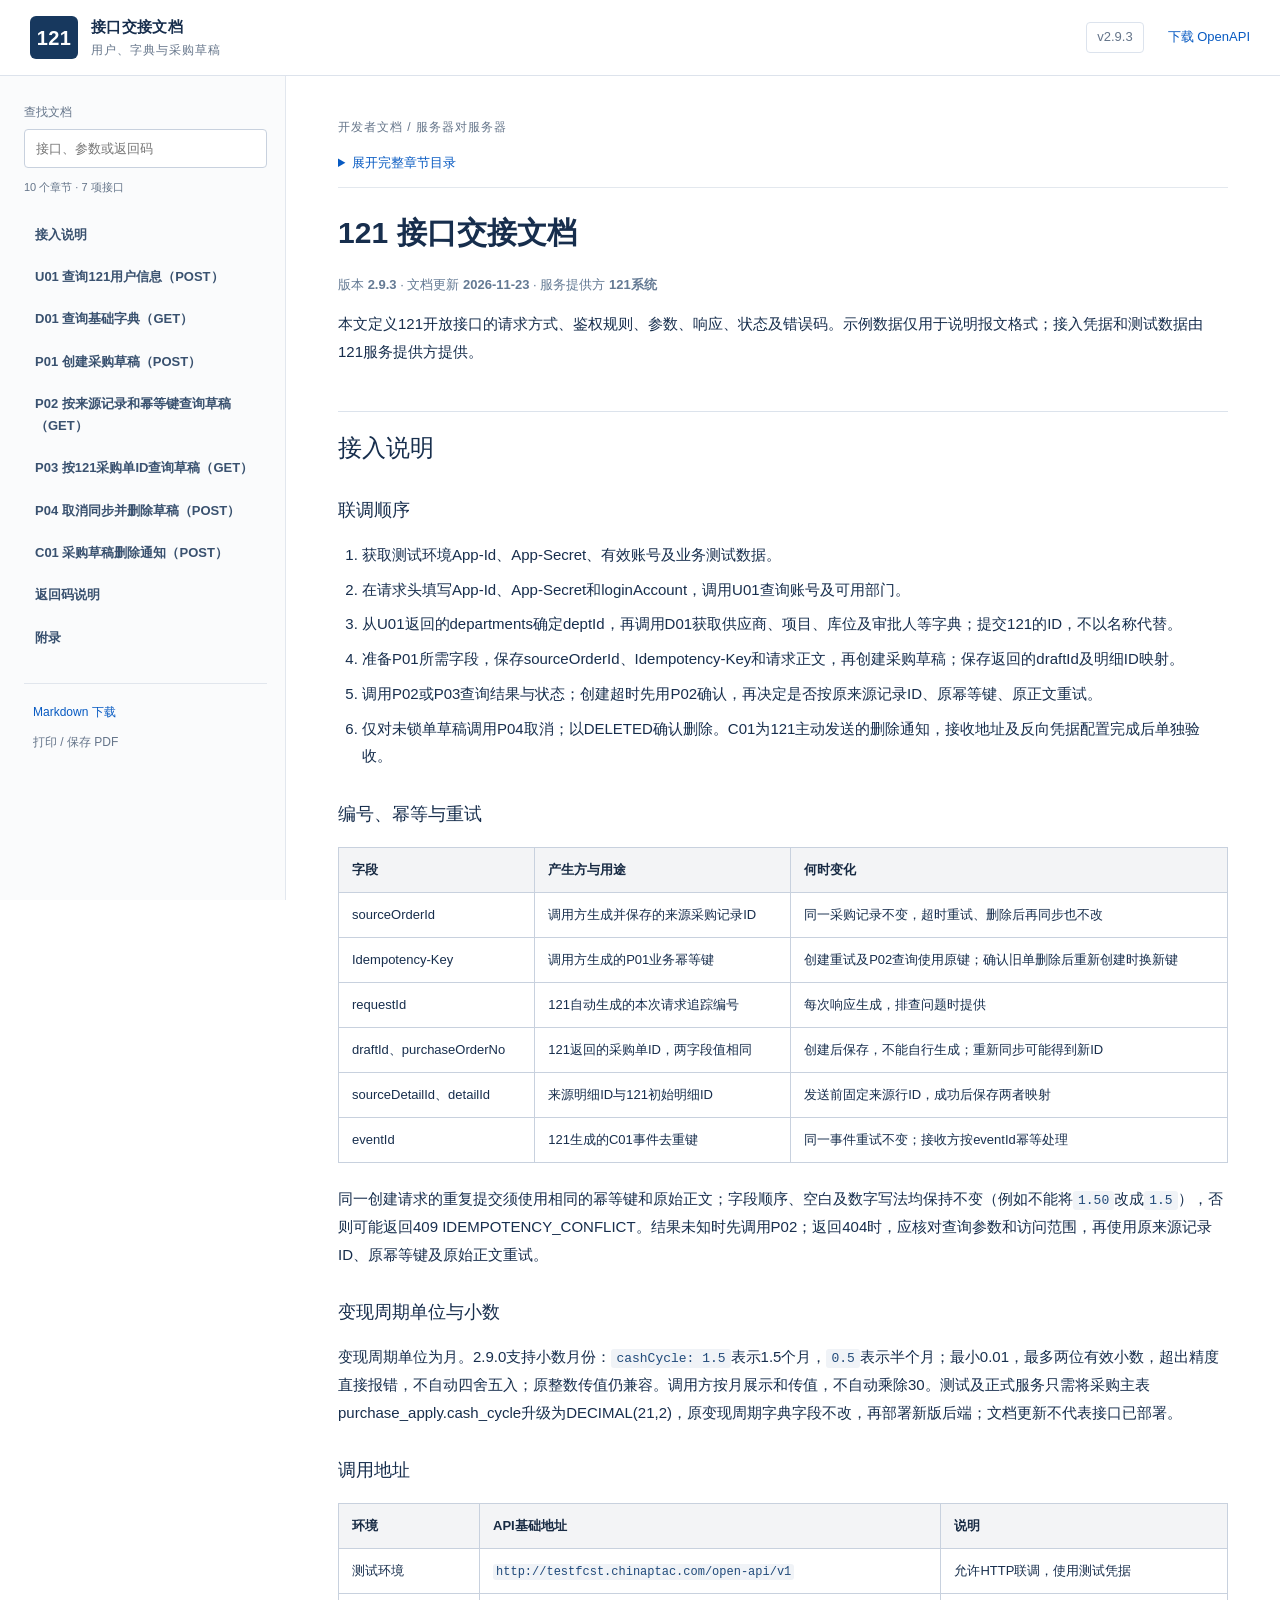
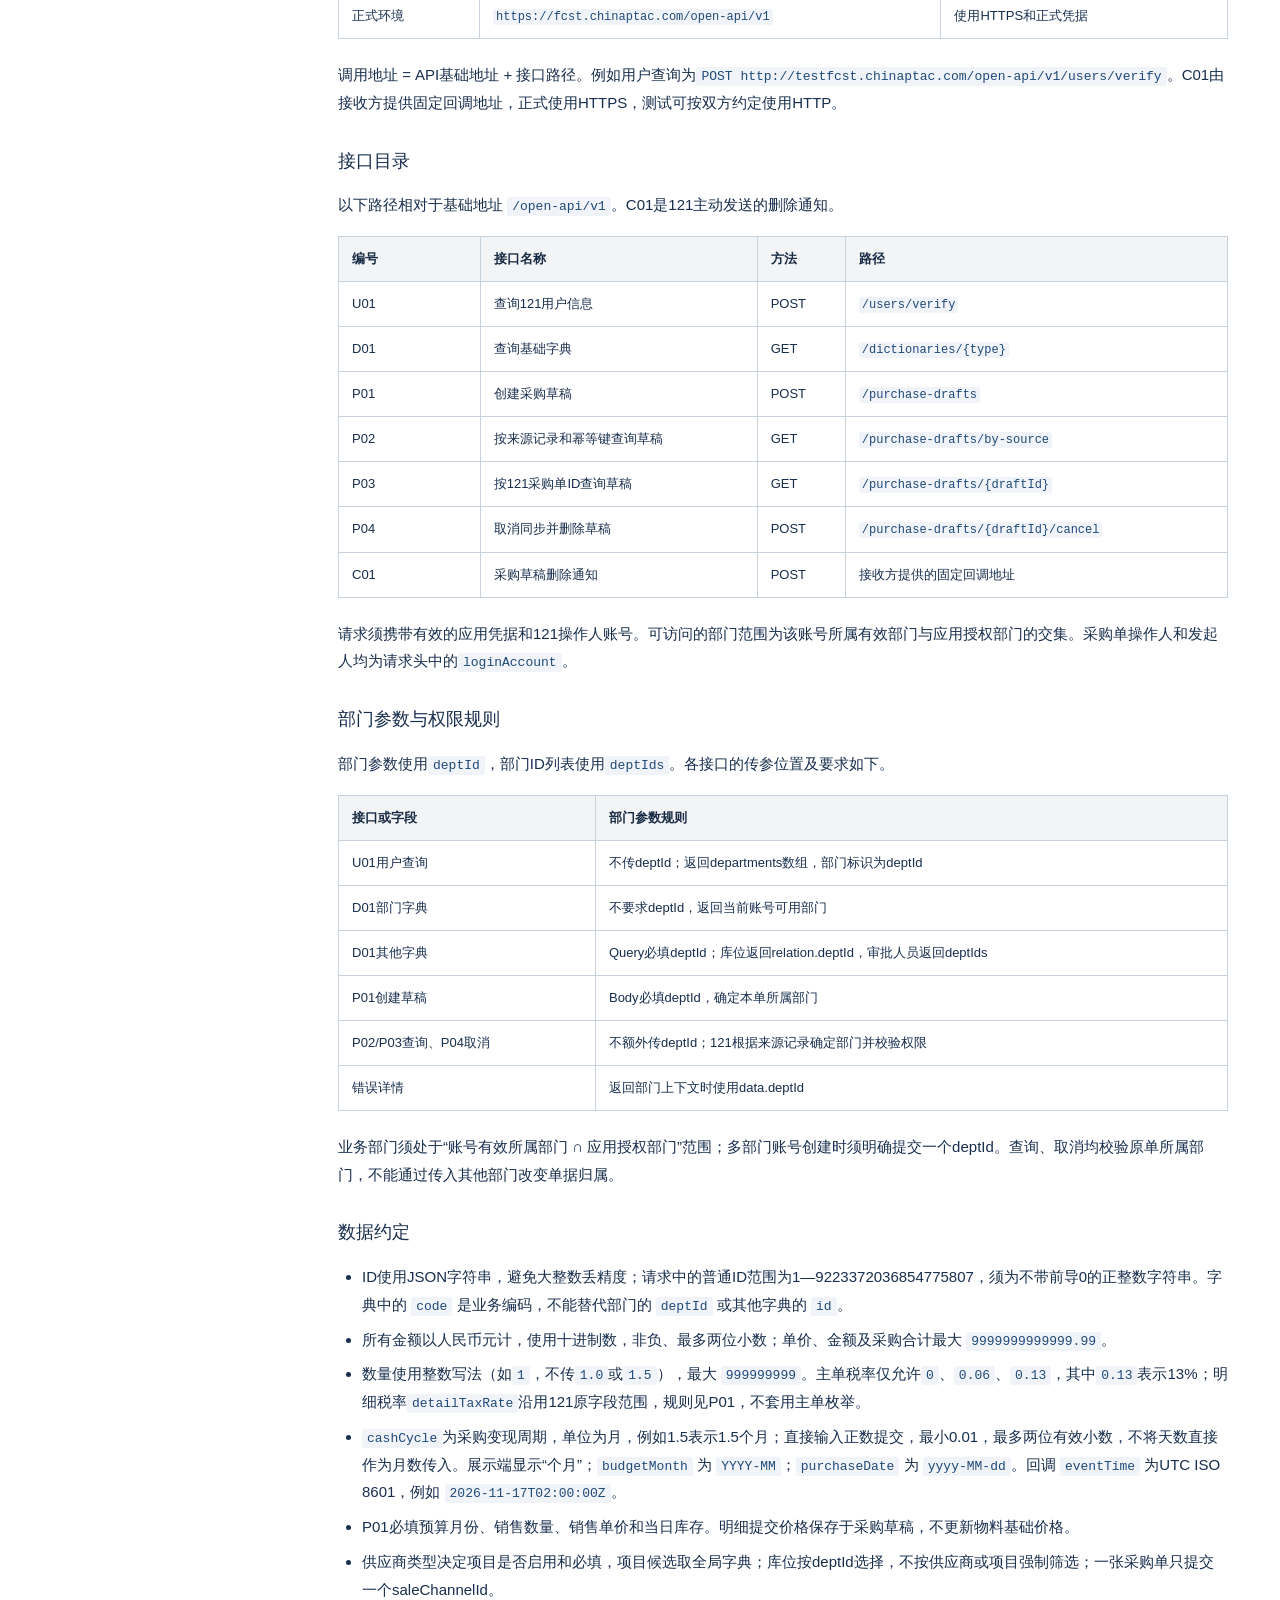
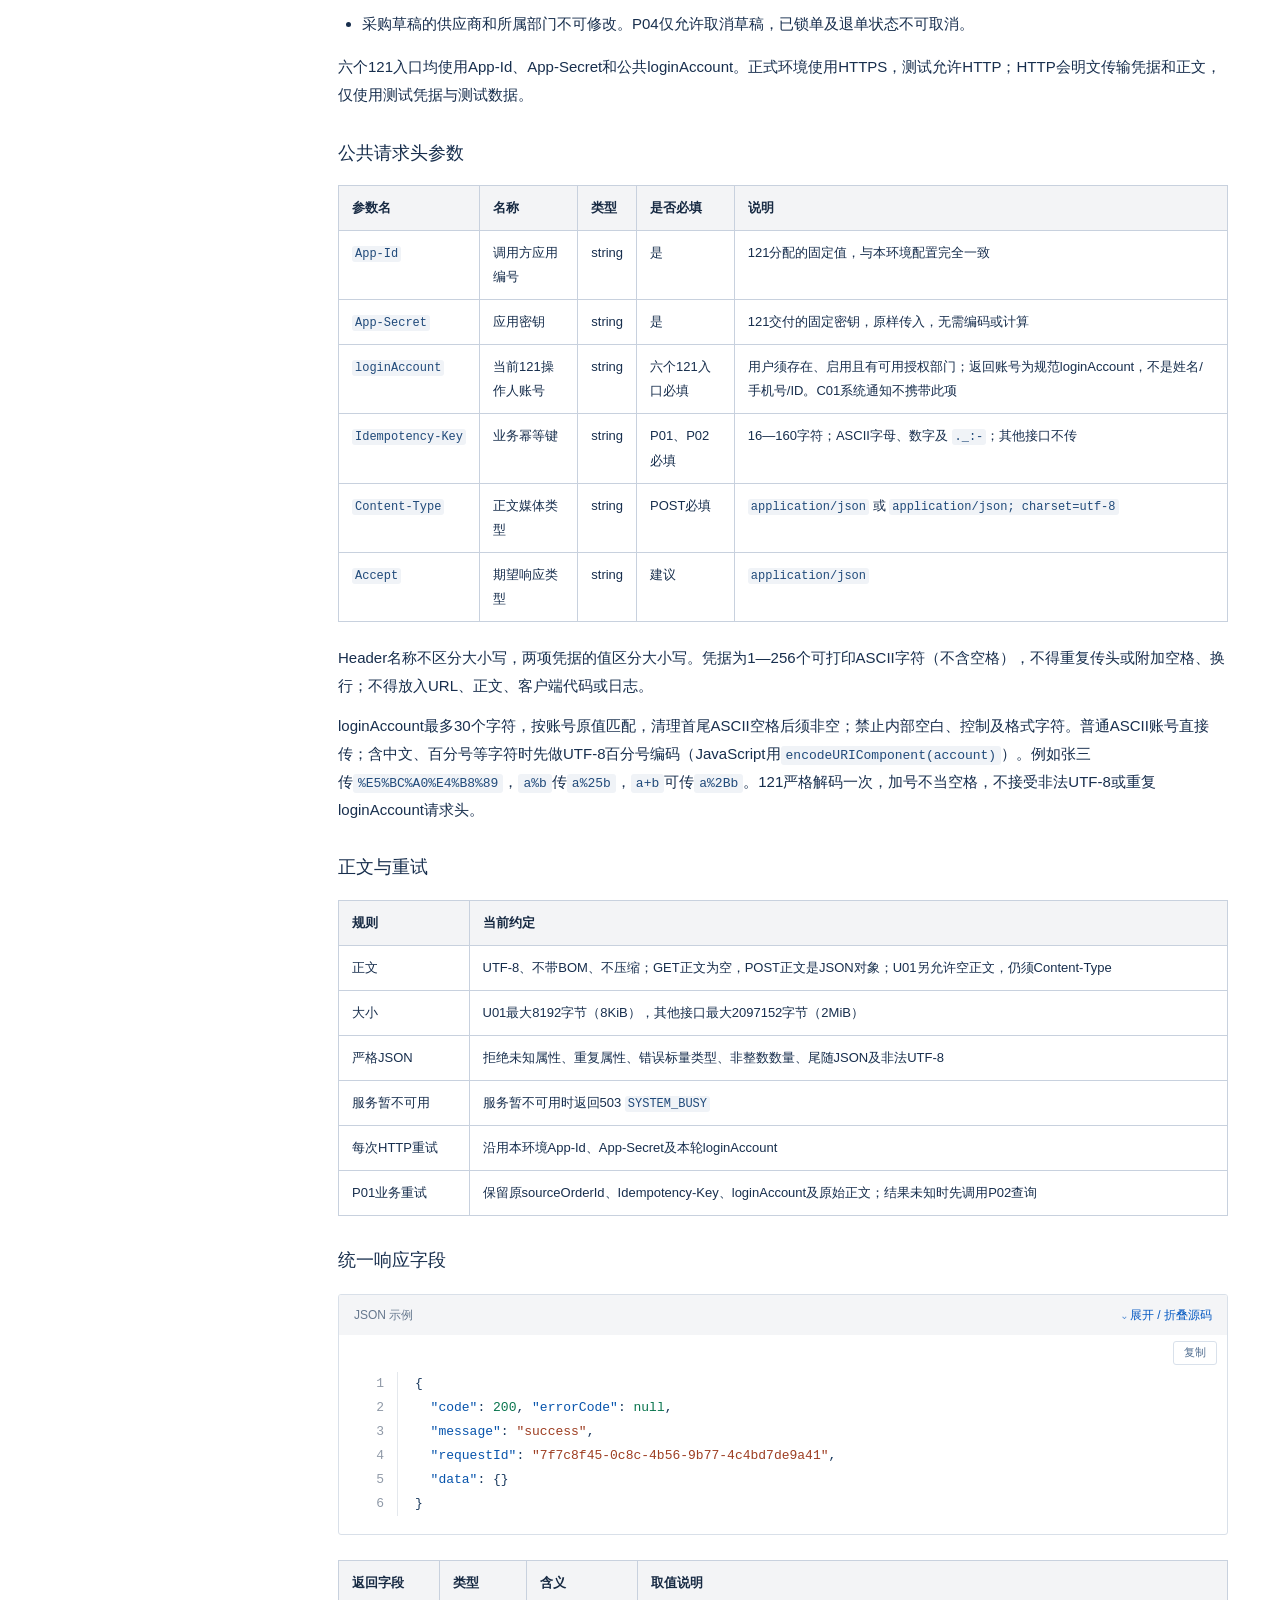
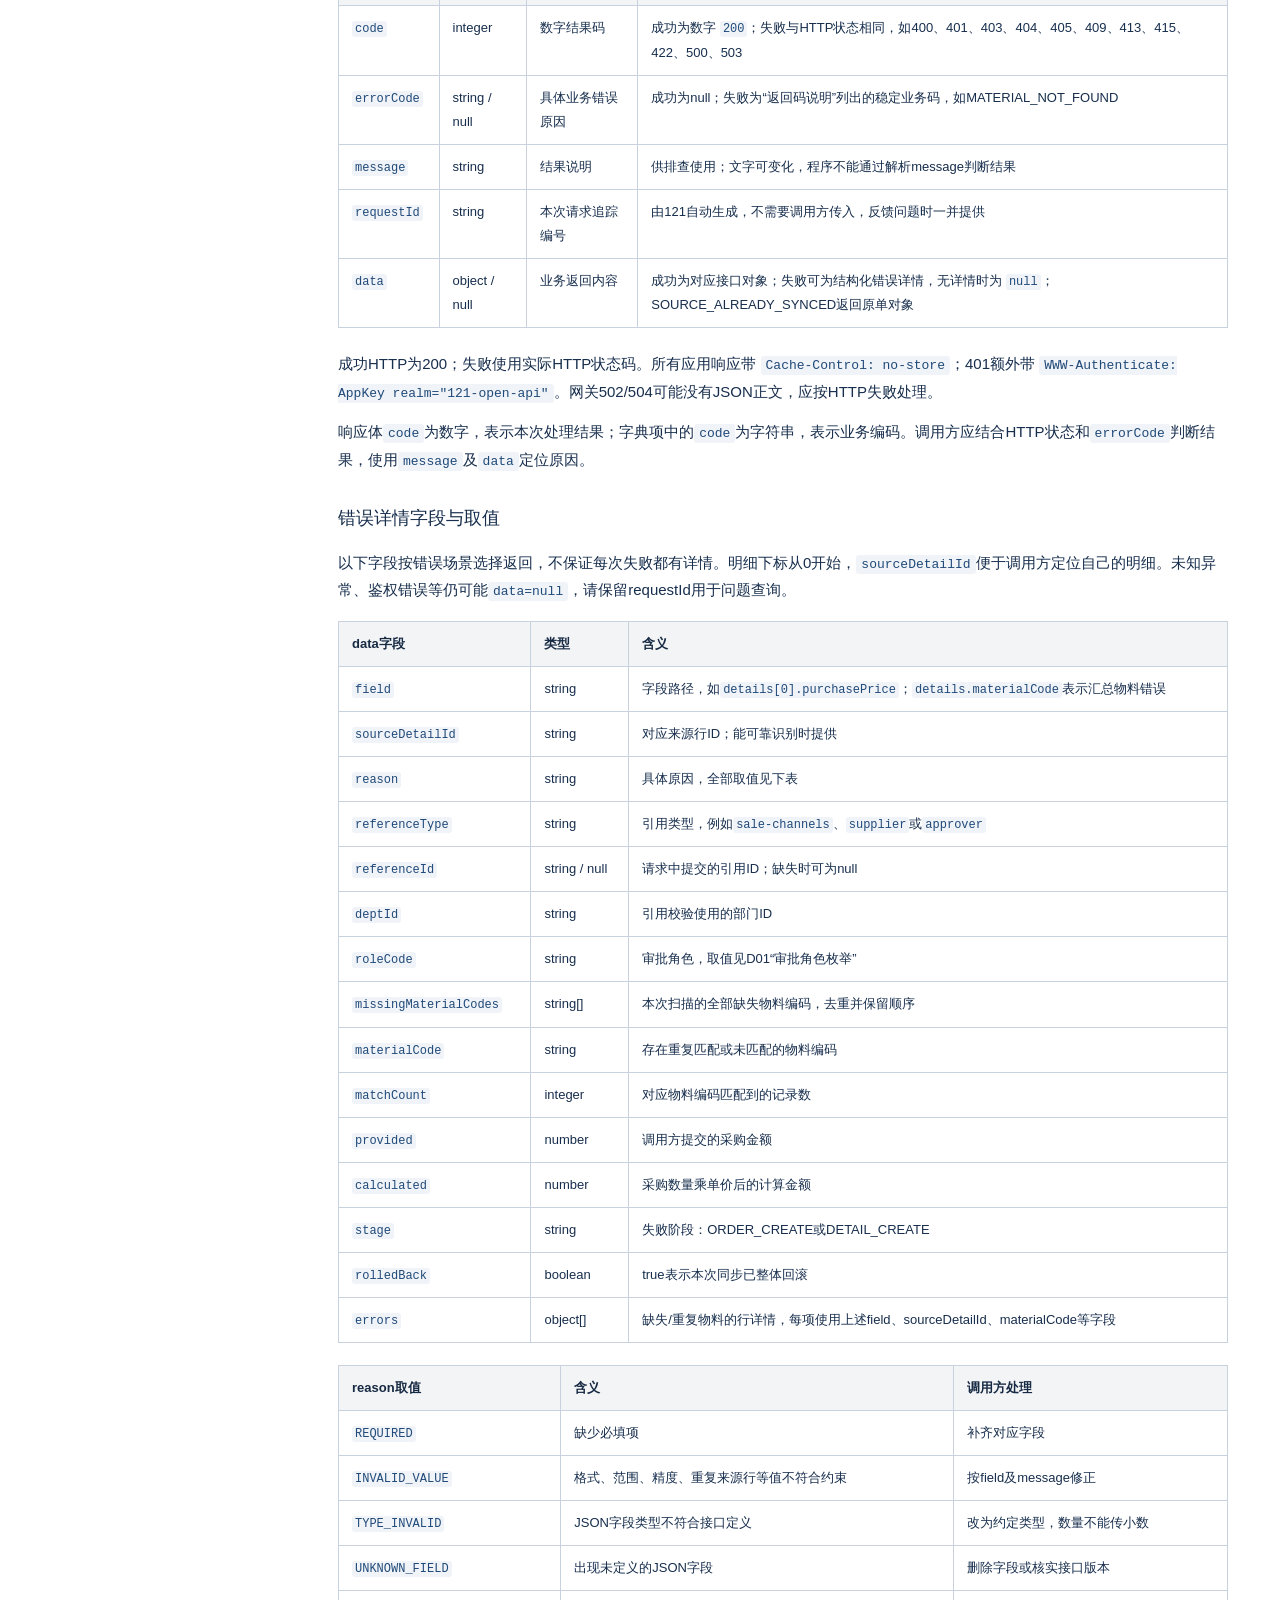
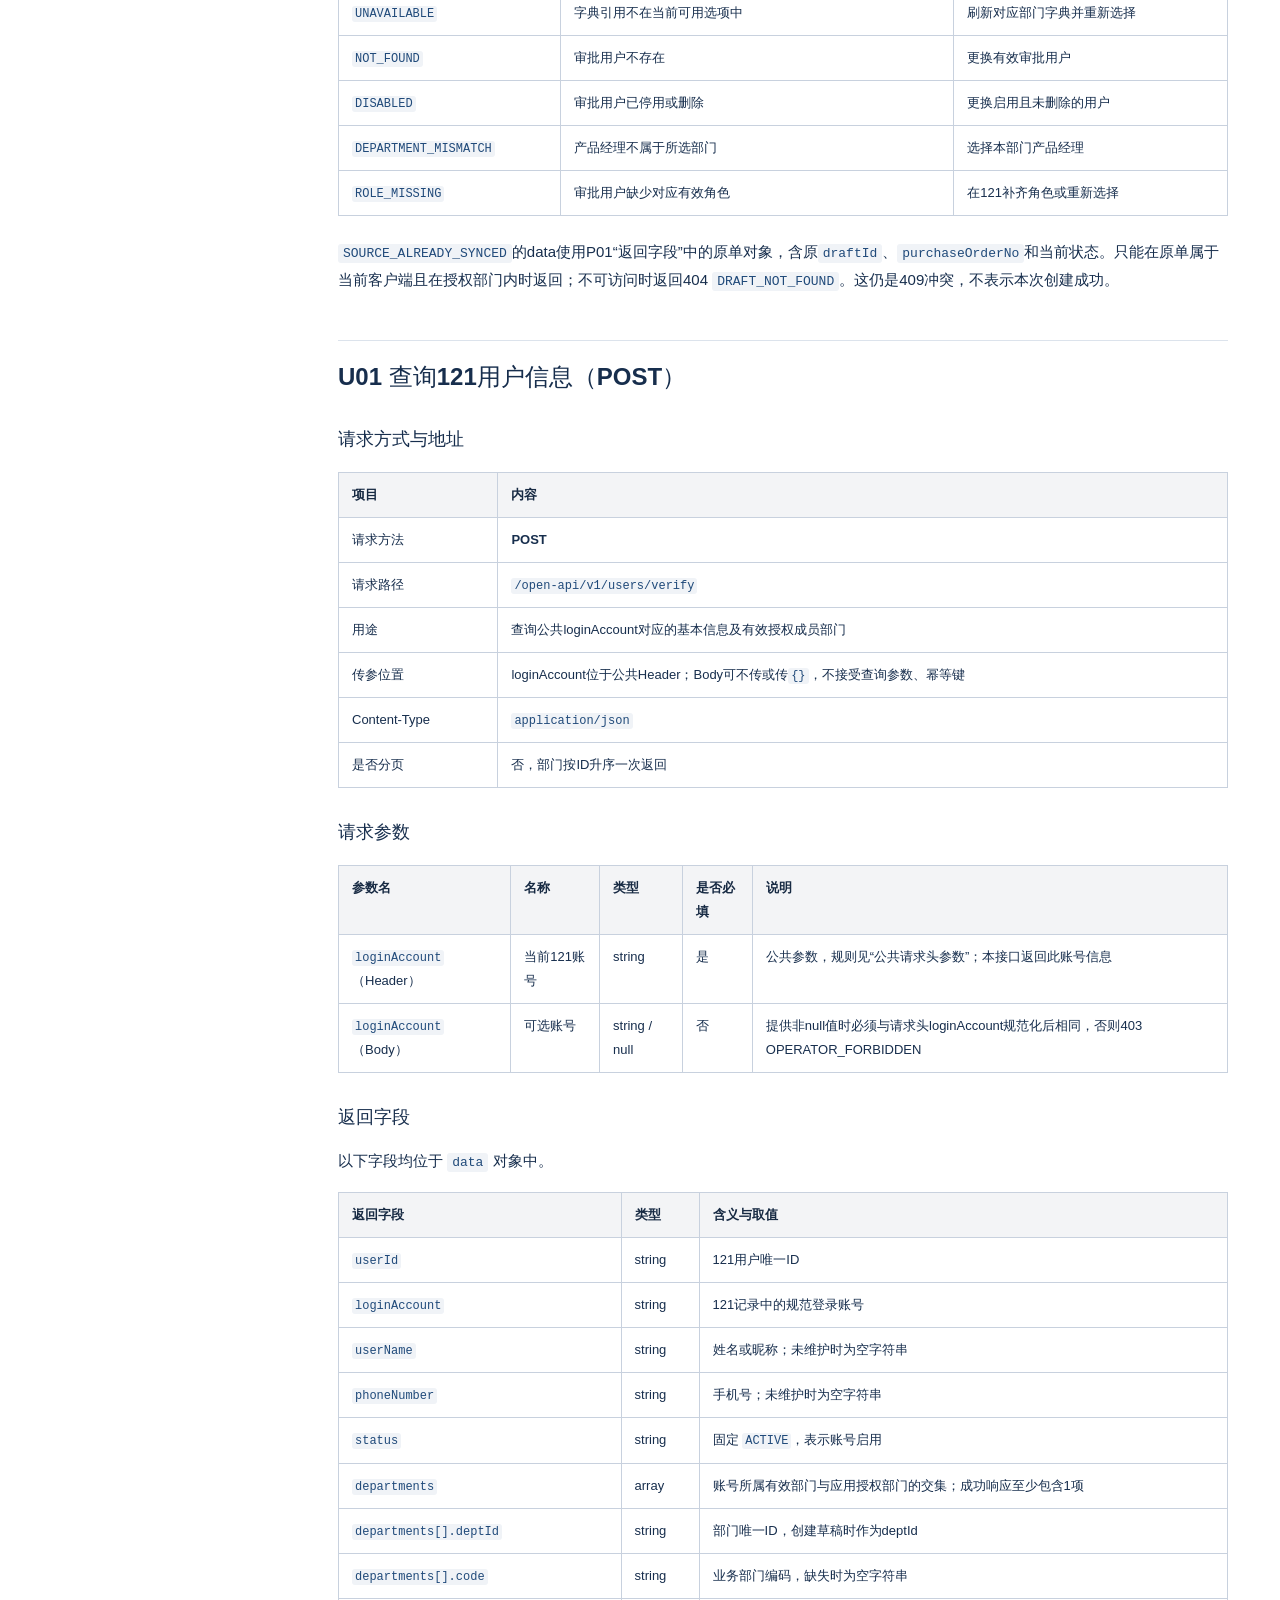
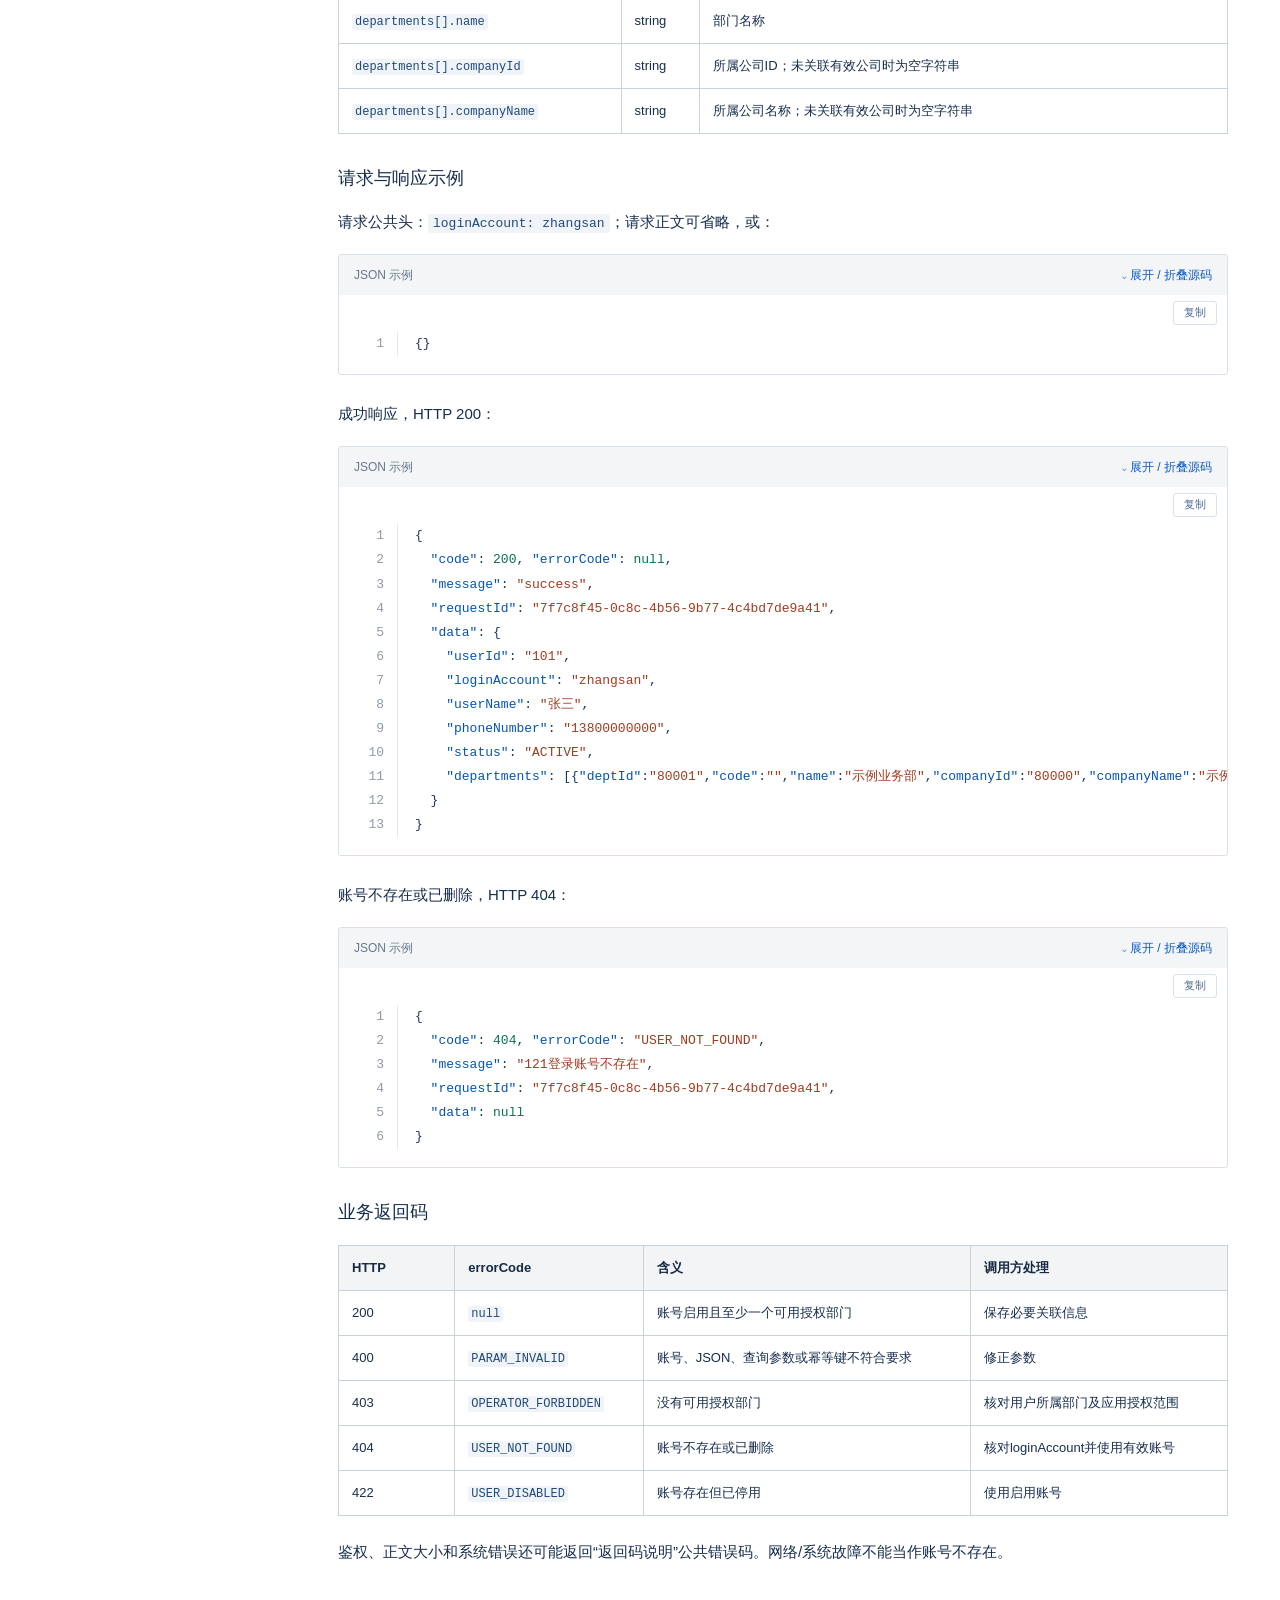
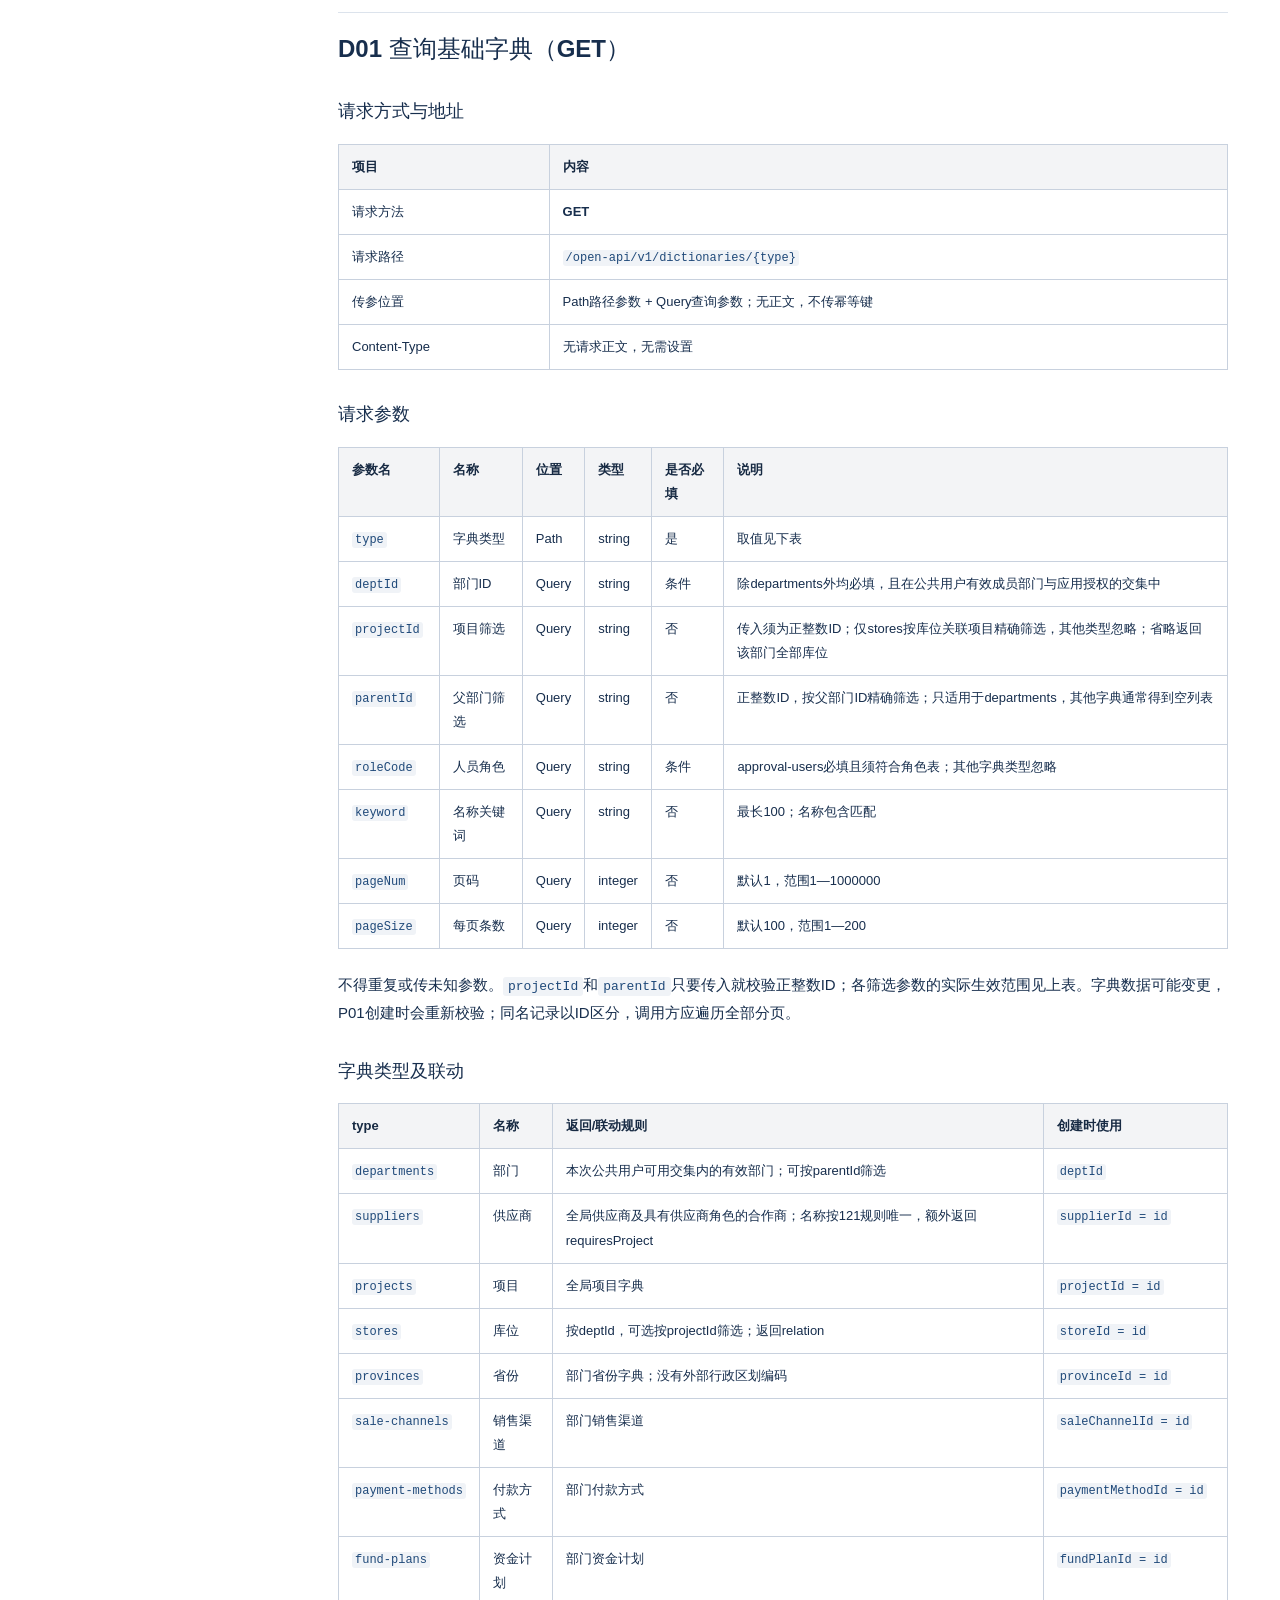
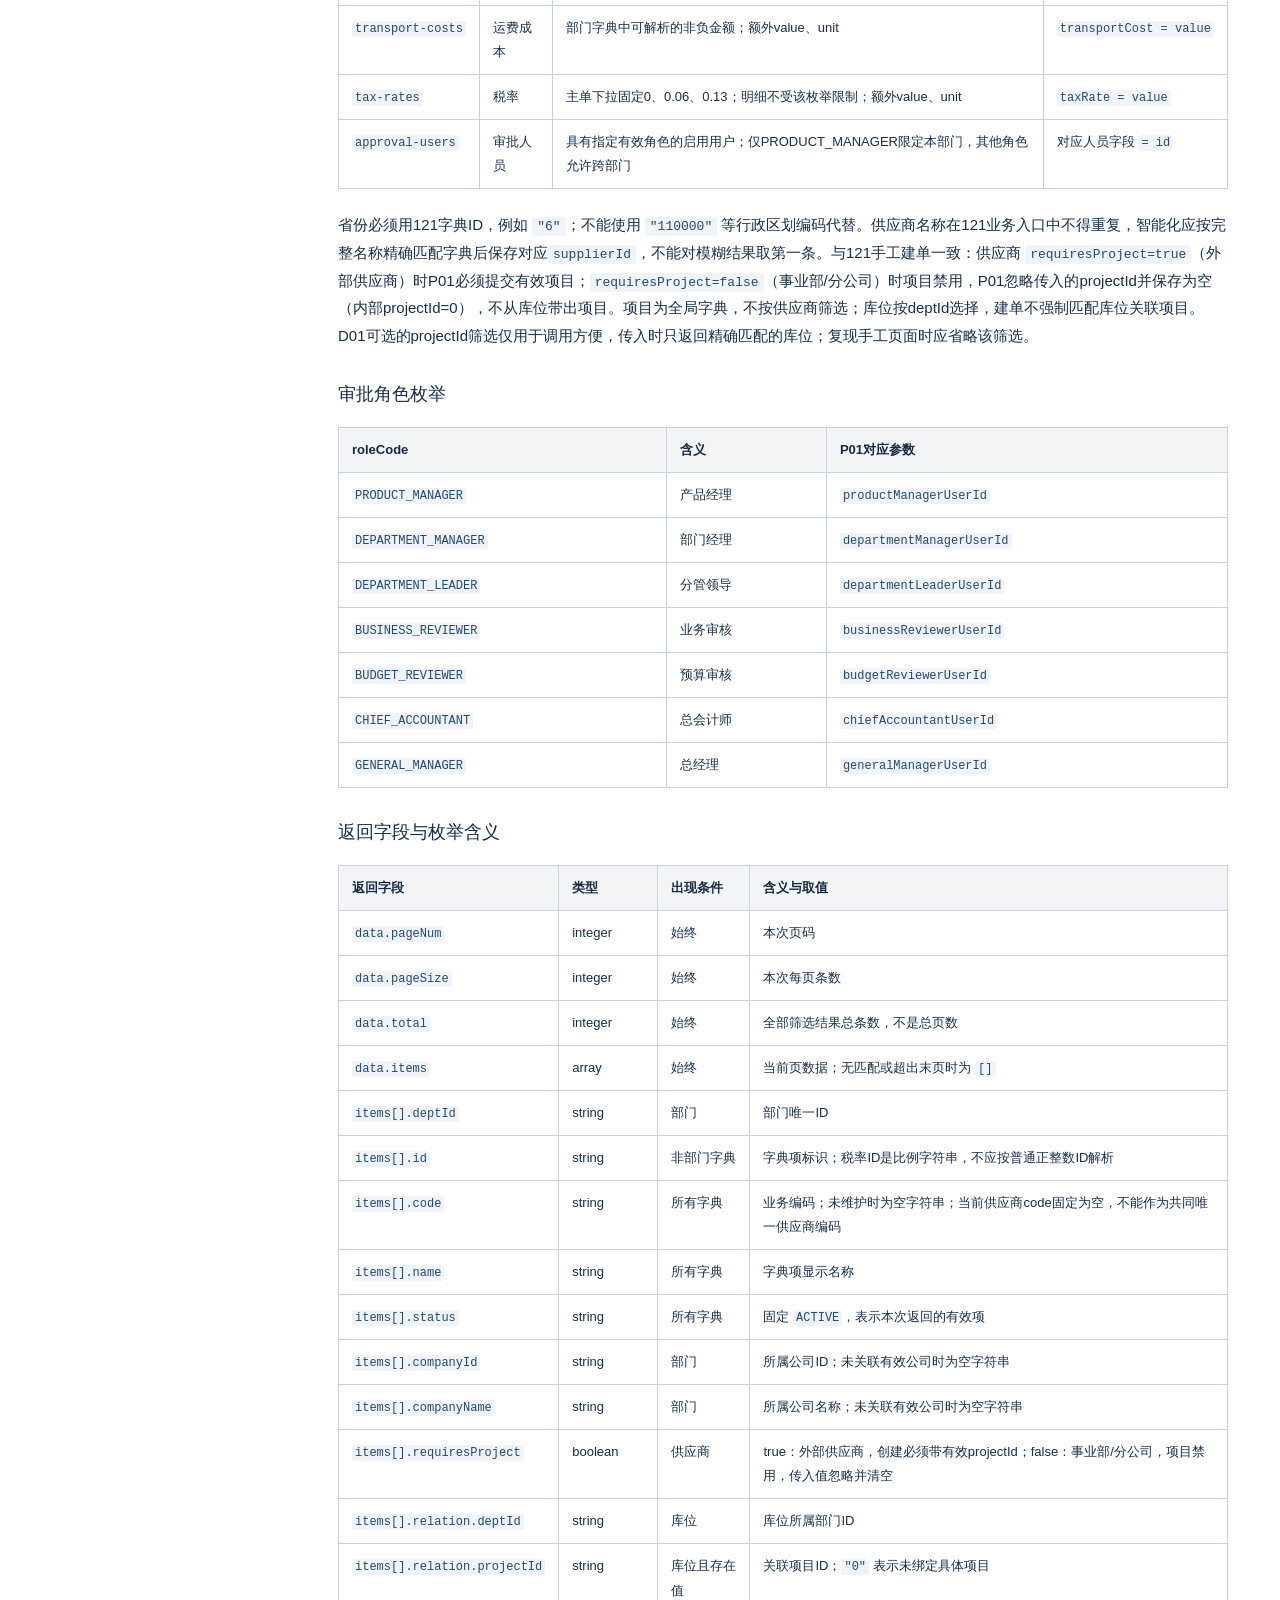
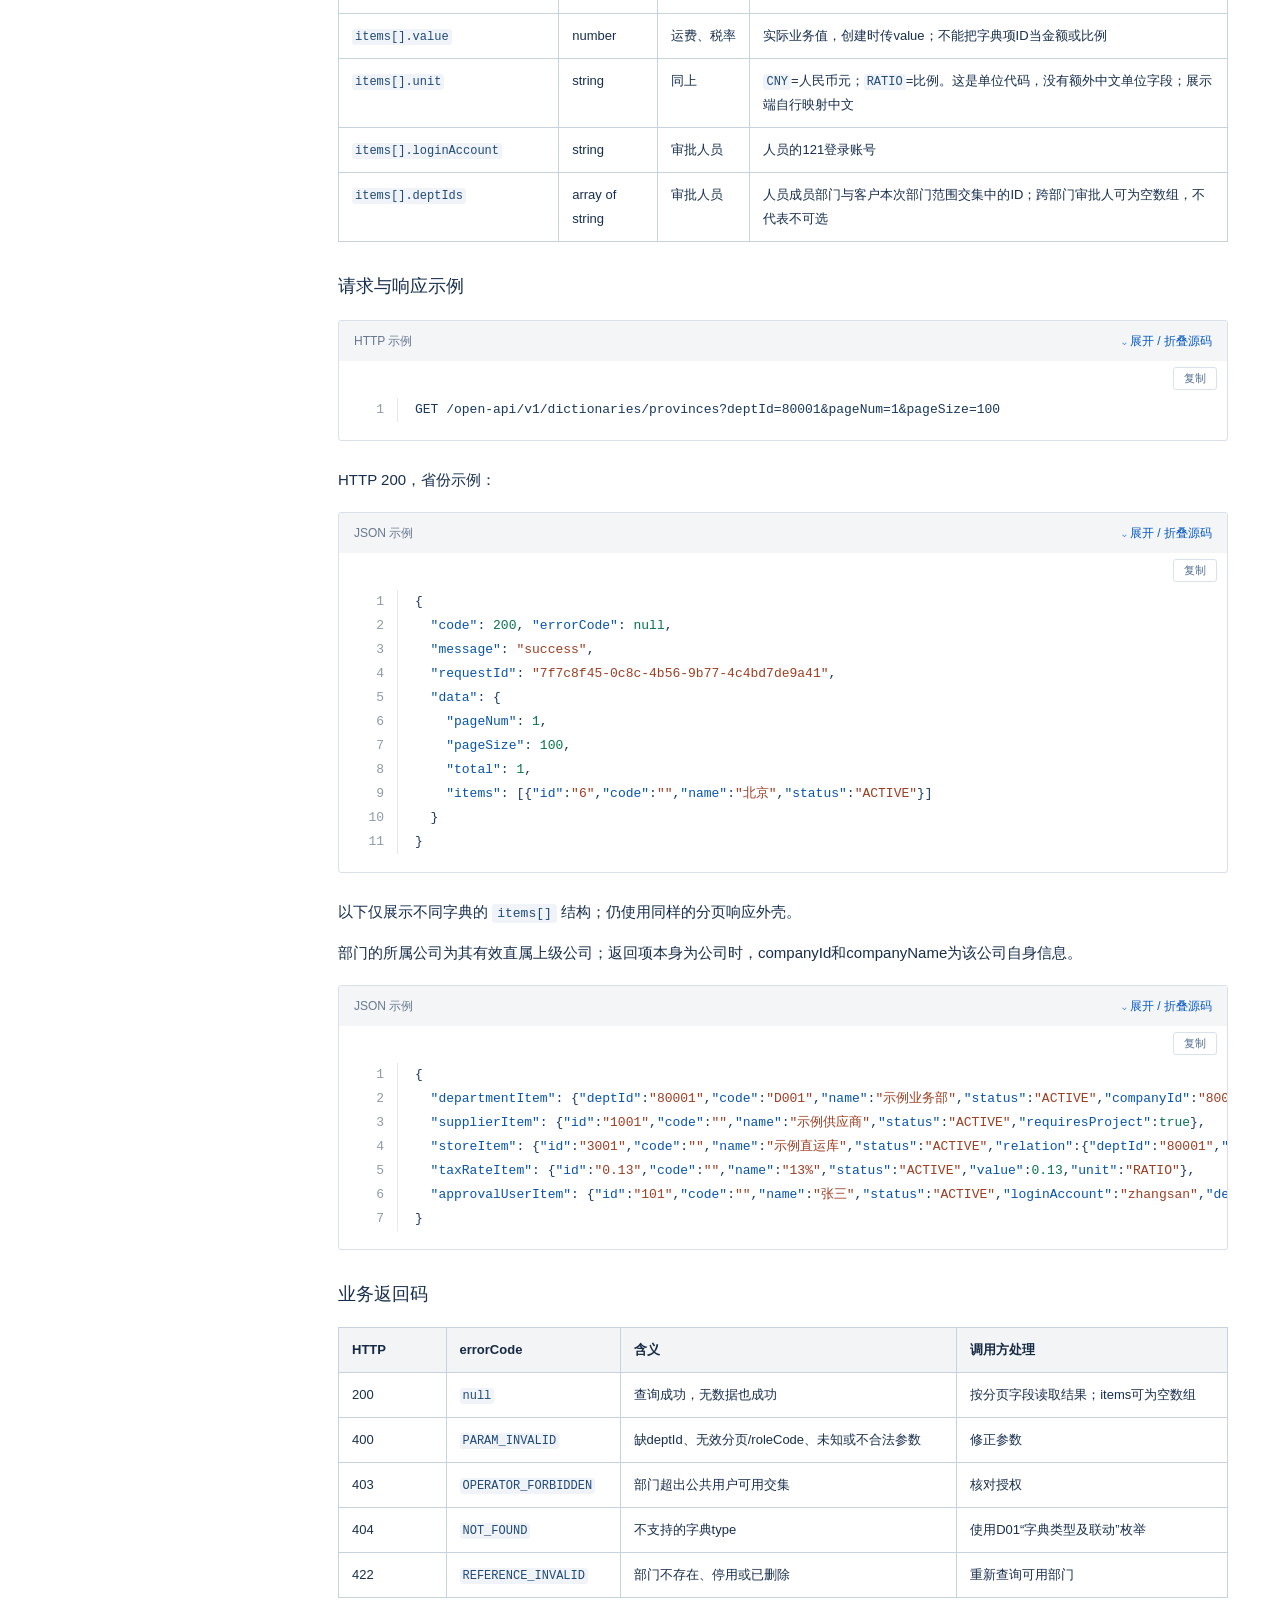
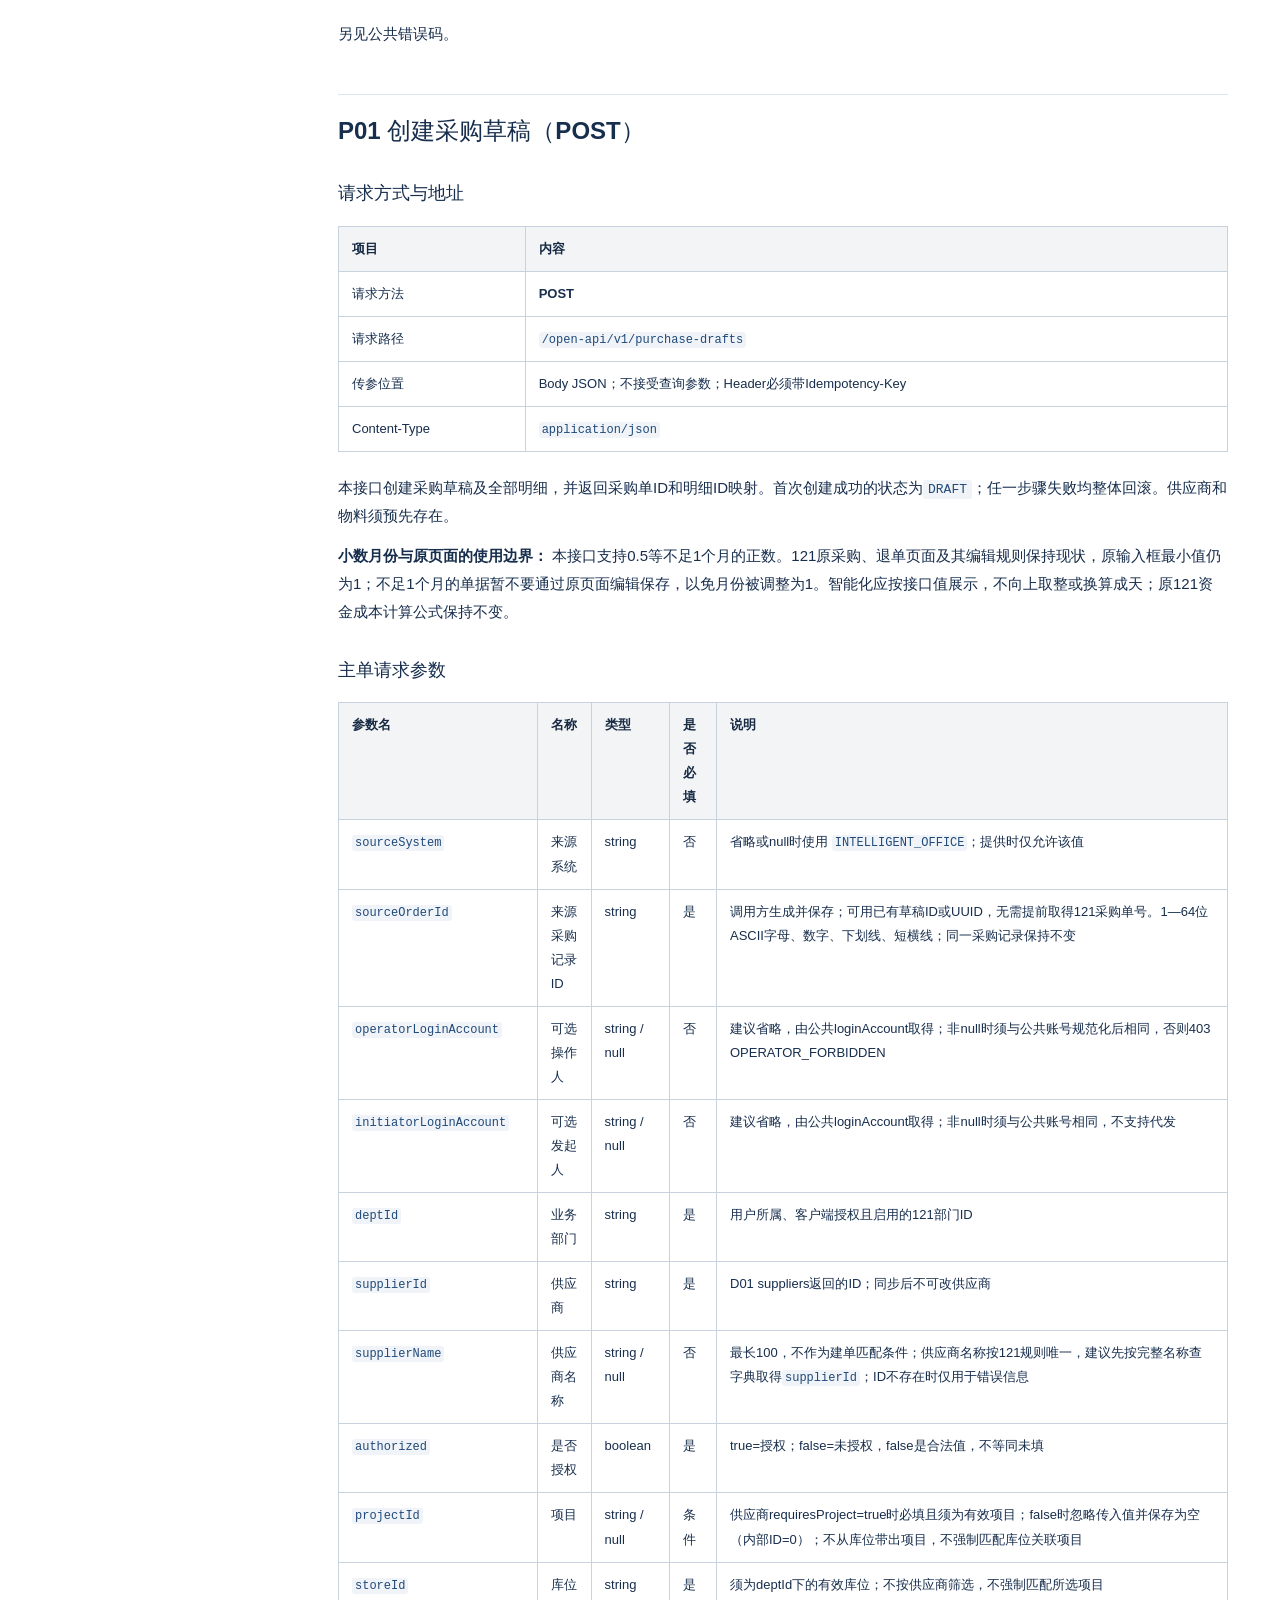
<file: index.html>
<!doctype html>
<html lang="zh-CN">
<head>
  <meta charset="utf-8">
  <meta name="viewport" content="width=device-width, initial-scale=1">
  <meta name="description" content="121接口交接文档：应用凭据鉴权、用户查询、字典、采购草稿及删除通知，含参数、响应字段、状态和完整返回码说明。">
  <meta name="theme-color" content="#12345b">
  <meta http-equiv="Content-Security-Policy" content="default-src 'self'; script-src 'self'; style-src 'self'; img-src 'self' data:; connect-src 'none'; base-uri 'self'; form-action 'none'; object-src 'none'">
  <title>121 接口交接文档</title>
  <link rel="icon" href="data:image/svg+xml,%3Csvg xmlns='http://www.w3.org/2000/svg' viewBox='0 0 64 64'%3E%3Crect width='64' height='64' rx='12' fill='%2312345b'/%3E%3Ctext x='32' y='41' text-anchor='middle' fill='white' font-size='28' font-family='Arial'%3E121%3C/text%3E%3C/svg%3E">
  <link rel="stylesheet" href="./styles.css">
  <script src="./app.js" defer></script>
</head>
<body>
  <a class="skip-link" href="#content">跳到文档正文</a>
  <header class="site-header">
    <a class="brand" href="#top"><span class="brand-mark">121</span><span>接口交接文档<small>用户、字典与采购草稿</small></span></a>
    <div class="header-actions"><span class="version">v2.9.3</span><a href="./downloads/openapi.yaml" download>下载 OpenAPI</a><button id="menu-button" type="button" aria-expanded="false" aria-controls="sidebar">目录</button></div>
  </header>
  <aside id="sidebar" class="sidebar" aria-label="文档目录">
    <label class="search-label" for="doc-search">查找文档</label>
    <input id="doc-search" type="search" placeholder="接口、参数或返回码" autocomplete="off" aria-controls="content">
    <p id="search-status" role="status" aria-live="polite">10 个章节 · 7 项接口</p>
    <nav id="toc"><a class="toc-level-2" href="#section-1">接入说明</a>
<a class="toc-level-2" href="#section-2">U01 查询121用户信息（POST）</a>
<a class="toc-level-2" href="#section-3">D01 查询基础字典（GET）</a>
<a class="toc-level-2" href="#section-4">P01 创建采购草稿（POST）</a>
<a class="toc-level-2" href="#section-5">P02 按来源记录和幂等键查询草稿（GET）</a>
<a class="toc-level-2" href="#section-6">P03 按121采购单ID查询草稿（GET）</a>
<a class="toc-level-2" href="#section-7">P04 取消同步并删除草稿（POST）</a>
<a class="toc-level-2" href="#section-8">C01 采购草稿删除通知（POST）</a>
<a class="toc-level-2" href="#section-9">返回码说明</a>
<a class="toc-level-2" href="#section-10">附录</a></nav>
    <div class="sidebar-footer"><a href="./downloads/api-reference.md" download>Markdown 下载</a><button type="button" id="print-button">打印 / 保存 PDF</button></div>
  </aside>
  <main id="content" class="document" tabindex="-1">
    <div class="page-kicker">开发者文档 / 服务器对服务器</div>
    <div class="overview"><details><summary>展开完整章节目录</summary><ol><li><a href="#section-1">接入说明</a></li><li><a href="#section-2">U01 查询121用户信息（POST）</a></li><li><a href="#section-3">D01 查询基础字典（GET）</a></li><li><a href="#section-4">P01 创建采购草稿（POST）</a></li><li><a href="#section-5">P02 按来源记录和幂等键查询草稿（GET）</a></li><li><a href="#section-6">P03 按121采购单ID查询草稿（GET）</a></li><li><a href="#section-7">P04 取消同步并删除草稿（POST）</a></li><li><a href="#section-8">C01 采购草稿删除通知（POST）</a></li><li><a href="#section-9">返回码说明</a></li><li><a href="#section-10">附录</a></li></ol></details></div>
    <div id="no-results" hidden>未找到匹配内容。请尝试接口编号（如 P01）、参数名或错误码。</div>
    <div class="document-intro"><h1 id="top">121 接口交接文档</h1>
<p>版本 <strong>2.9.3</strong> · 文档更新 <strong>2026-11-23</strong> · 服务提供方 <strong>121系统</strong></p>
<p>本文定义121开放接口的请求方式、鉴权规则、参数、响应、状态及错误码。示例数据仅用于说明报文格式；接入凭据和测试数据由121服务提供方提供。</p>
</div><section class="doc-section" data-section="section-1"><h2 id="section-1">接入说明</h2>
<h3 id="section-1-1">联调顺序</h3>
<ol>
<li>获取测试环境App-Id、App-Secret、有效账号及业务测试数据。</li>
<li>在请求头填写App-Id、App-Secret和loginAccount，调用U01查询账号及可用部门。</li>
<li>从U01返回的departments确定deptId，再调用D01获取供应商、项目、库位及审批人等字典；提交121的ID，不以名称代替。</li>
<li>准备P01所需字段，保存sourceOrderId、Idempotency-Key和请求正文，再创建采购草稿；保存返回的draftId及明细ID映射。</li>
<li>调用P02或P03查询结果与状态；创建超时先用P02确认，再决定是否按原来源记录ID、原幂等键、原正文重试。</li>
<li>仅对未锁单草稿调用P04取消；以DELETED确认删除。C01为121主动发送的删除通知，接收地址及反向凭据配置完成后单独验收。</li>
</ol>
<h3 id="section-1-2">编号、幂等与重试</h3>
<div class="table-scroll" tabindex="0"><table>
<thead>
<tr>
<th>字段</th>
<th>产生方与用途</th>
<th>何时变化</th>
</tr>
</thead>
<tbody>
<tr>
<td>sourceOrderId</td>
<td>调用方生成并保存的来源采购记录ID</td>
<td>同一采购记录不变，超时重试、删除后再同步也不改</td>
</tr>
<tr>
<td>Idempotency-Key</td>
<td>调用方生成的P01业务幂等键</td>
<td>创建重试及P02查询使用原键；确认旧单删除后重新创建时换新键</td>
</tr>
<tr>
<td>requestId</td>
<td>121自动生成的本次请求追踪编号</td>
<td>每次响应生成，排查问题时提供</td>
</tr>
<tr>
<td>draftId、purchaseOrderNo</td>
<td>121返回的采购单ID，两字段值相同</td>
<td>创建后保存，不能自行生成；重新同步可能得到新ID</td>
</tr>
<tr>
<td>sourceDetailId、detailId</td>
<td>来源明细ID与121初始明细ID</td>
<td>发送前固定来源行ID，成功后保存两者映射</td>
</tr>
<tr>
<td>eventId</td>
<td>121生成的C01事件去重键</td>
<td>同一事件重试不变；接收方按eventId幂等处理</td>
</tr>
</tbody>
</table></div>
<p>同一创建请求的重复提交须使用相同的幂等键和原始正文；字段顺序、空白及数字写法均保持不变（例如不能将<code>1.50</code>改成<code>1.5</code>），否则可能返回409 IDEMPOTENCY_CONFLICT。结果未知时先调用P02；返回404时，应核对查询参数和访问范围，再使用原来源记录ID、原幂等键及原始正文重试。</p>
<h3 id="section-1-3">变现周期单位与小数</h3>
<p>变现周期单位为月。2.9.0支持小数月份：<code>cashCycle: 1.5</code>表示1.5个月，<code>0.5</code>表示半个月；最小0.01，最多两位有效小数，超出精度直接报错，不自动四舍五入；原整数传值仍兼容。调用方按月展示和传值，不自动乘除30。测试及正式服务只需将采购主表purchase_apply.cash_cycle升级为DECIMAL(21,2)，原变现周期字典字段不改，再部署新版后端；文档更新不代表接口已部署。</p>
<h3 id="section-1-4">调用地址</h3>
<div class="table-scroll" tabindex="0"><table>
<thead>
<tr>
<th>环境</th>
<th>API基础地址</th>
<th>说明</th>
</tr>
</thead>
<tbody>
<tr>
<td>测试环境</td>
<td><code>http://testfcst.chinaptac.com/open-api/v1</code></td>
<td>允许HTTP联调，使用测试凭据</td>
</tr>
<tr>
<td>正式环境</td>
<td><code>https://fcst.chinaptac.com/open-api/v1</code></td>
<td>使用HTTPS和正式凭据</td>
</tr>
</tbody>
</table></div>
<p>调用地址 = API基础地址 + 接口路径。例如用户查询为<code>POST http://testfcst.chinaptac.com/open-api/v1/users/verify</code>。C01由接收方提供固定回调地址，正式使用HTTPS，测试可按双方约定使用HTTP。</p>
<h3 id="section-1-5">接口目录</h3>
<p>以下路径相对于基础地址 <code>/open-api/v1</code>。C01是121主动发送的删除通知。</p>
<div class="table-scroll" tabindex="0"><table>
<thead>
<tr>
<th>编号</th>
<th>接口名称</th>
<th>方法</th>
<th>路径</th>
</tr>
</thead>
<tbody>
<tr>
<td>U01</td>
<td>查询121用户信息</td>
<td>POST</td>
<td><code>/users/verify</code></td>
</tr>
<tr>
<td>D01</td>
<td>查询基础字典</td>
<td>GET</td>
<td><code>/dictionaries/{type}</code></td>
</tr>
<tr>
<td>P01</td>
<td>创建采购草稿</td>
<td>POST</td>
<td><code>/purchase-drafts</code></td>
</tr>
<tr>
<td>P02</td>
<td>按来源记录和幂等键查询草稿</td>
<td>GET</td>
<td><code>/purchase-drafts/by-source</code></td>
</tr>
<tr>
<td>P03</td>
<td>按121采购单ID查询草稿</td>
<td>GET</td>
<td><code>/purchase-drafts/{draftId}</code></td>
</tr>
<tr>
<td>P04</td>
<td>取消同步并删除草稿</td>
<td>POST</td>
<td><code>/purchase-drafts/{draftId}/cancel</code></td>
</tr>
<tr>
<td>C01</td>
<td>采购草稿删除通知</td>
<td>POST</td>
<td>接收方提供的固定回调地址</td>
</tr>
</tbody>
</table></div>
<p>请求须携带有效的应用凭据和121操作人账号。可访问的部门范围为该账号所属有效部门与应用授权部门的交集。采购单操作人和发起人均为请求头中的<code>loginAccount</code>。</p>
<h3 id="section-1-6">部门参数与权限规则</h3>
<p>部门参数使用<code>deptId</code>，部门ID列表使用<code>deptIds</code>。各接口的传参位置及要求如下。</p>
<div class="table-scroll" tabindex="0"><table>
<thead>
<tr>
<th>接口或字段</th>
<th>部门参数规则</th>
</tr>
</thead>
<tbody>
<tr>
<td>U01用户查询</td>
<td>不传deptId；返回departments数组，部门标识为deptId</td>
</tr>
<tr>
<td>D01部门字典</td>
<td>不要求deptId，返回当前账号可用部门</td>
</tr>
<tr>
<td>D01其他字典</td>
<td>Query必填deptId；库位返回relation.deptId，审批人员返回deptIds</td>
</tr>
<tr>
<td>P01创建草稿</td>
<td>Body必填deptId，确定本单所属部门</td>
</tr>
<tr>
<td>P02/P03查询、P04取消</td>
<td>不额外传deptId；121根据来源记录确定部门并校验权限</td>
</tr>
<tr>
<td>错误详情</td>
<td>返回部门上下文时使用data.deptId</td>
</tr>
</tbody>
</table></div>
<p>业务部门须处于“账号有效所属部门 ∩ 应用授权部门”范围；多部门账号创建时须明确提交一个deptId。查询、取消均校验原单所属部门，不能通过传入其他部门改变单据归属。</p>
<h3 id="section-1-7">数据约定</h3>
<ul>
<li>ID使用JSON字符串，避免大整数丢精度；请求中的普通ID范围为1—9223372036854775807，须为不带前导0的正整数字符串。字典中的 <code>code</code> 是业务编码，不能替代部门的 <code>deptId</code> 或其他字典的 <code>id</code>。</li>
<li>所有金额以人民币元计，使用十进制数，非负、最多两位小数；单价、金额及采购合计最大 <code>9999999999999.99</code>。</li>
<li>数量使用整数写法（如<code>1</code>，不传<code>1.0</code>或<code>1.5</code>），最大 <code>999999999</code>。主单税率仅允许<code>0</code>、<code>0.06</code>、<code>0.13</code>，其中<code>0.13</code>表示13%；明细税率<code>detailTaxRate</code>沿用121原字段范围，规则见P01，不套用主单枚举。</li>
<li><code>cashCycle</code>为采购变现周期，单位为月，例如1.5表示1.5个月；直接输入正数提交，最小0.01，最多两位有效小数，不将天数直接作为月数传入。展示端显示“个月”；<code>budgetMonth</code> 为 <code>YYYY-MM</code>；<code>purchaseDate</code> 为 <code>yyyy-MM-dd</code>。回调 <code>eventTime</code> 为UTC ISO 8601，例如 <code>2026-11-17T02:00:00Z</code>。</li>
<li>P01必填预算月份、销售数量、销售单价和当日库存。明细提交价格保存于采购草稿，不更新物料基础价格。</li>
<li>供应商类型决定项目是否启用和必填，项目候选取全局字典；库位按deptId选择，不按供应商或项目强制筛选；一张采购单只提交一个saleChannelId。</li>
<li>采购草稿的供应商和所属部门不可修改。P04仅允许取消草稿，已锁单及退单状态不可取消。</li>
</ul>
<p>六个121入口均使用App-Id、App-Secret和公共loginAccount。正式环境使用HTTPS，测试允许HTTP；HTTP会明文传输凭据和正文，仅使用测试凭据与测试数据。</p>
<h3 id="section-1-8">公共请求头参数</h3>
<div class="table-scroll" tabindex="0"><table>
<thead>
<tr>
<th>参数名</th>
<th>名称</th>
<th>类型</th>
<th>是否必填</th>
<th>说明</th>
</tr>
</thead>
<tbody>
<tr>
<td><code>App-Id</code></td>
<td>调用方应用编号</td>
<td>string</td>
<td>是</td>
<td>121分配的固定值，与本环境配置完全一致</td>
</tr>
<tr>
<td><code>App-Secret</code></td>
<td>应用密钥</td>
<td>string</td>
<td>是</td>
<td>121交付的固定密钥，原样传入，无需编码或计算</td>
</tr>
<tr>
<td><code>loginAccount</code></td>
<td>当前121操作人账号</td>
<td>string</td>
<td>六个121入口必填</td>
<td>用户须存在、启用且有可用授权部门；返回账号为规范loginAccount，不是姓名/手机号/ID。C01系统通知不携带此项</td>
</tr>
<tr>
<td><code>Idempotency-Key</code></td>
<td>业务幂等键</td>
<td>string</td>
<td>P01、P02必填</td>
<td>16—160字符；ASCII字母、数字及 <code>._:-</code>；其他接口不传</td>
</tr>
<tr>
<td><code>Content-Type</code></td>
<td>正文媒体类型</td>
<td>string</td>
<td>POST必填</td>
<td><code>application/json</code> 或 <code>application/json; charset=utf-8</code></td>
</tr>
<tr>
<td><code>Accept</code></td>
<td>期望响应类型</td>
<td>string</td>
<td>建议</td>
<td><code>application/json</code></td>
</tr>
</tbody>
</table></div>
<p>Header名称不区分大小写，两项凭据的值区分大小写。凭据为1—256个可打印ASCII字符（不含空格），不得重复传头或附加空格、换行；不得放入URL、正文、客户端代码或日志。</p>
<p>loginAccount最多30个字符，按账号原值匹配，清理首尾ASCII空格后须非空；禁止内部空白、控制及格式字符。普通ASCII账号直接传；含中文、百分号等字符时先做UTF-8百分号编码（JavaScript用<code>encodeURIComponent(account)</code>）。例如张三传<code>%E5%BC%A0%E4%B8%89</code>，<code>a%b</code>传<code>a%25b</code>，<code>a+b</code>可传<code>a%2Bb</code>。121严格解码一次，加号不当空格，不接受非法UTF-8或重复loginAccount请求头。</p>
<h3 id="section-1-9">正文与重试</h3>
<div class="table-scroll" tabindex="0"><table>
<thead>
<tr>
<th>规则</th>
<th>当前约定</th>
</tr>
</thead>
<tbody>
<tr>
<td>正文</td>
<td>UTF-8、不带BOM、不压缩；GET正文为空，POST正文是JSON对象；U01另允许空正文，仍须Content-Type</td>
</tr>
<tr>
<td>大小</td>
<td>U01最大8192字节（8KiB），其他接口最大2097152字节（2MiB）</td>
</tr>
<tr>
<td>严格JSON</td>
<td>拒绝未知属性、重复属性、错误标量类型、非整数数量、尾随JSON及非法UTF-8</td>
</tr>
<tr>
<td>服务暂不可用</td>
<td>服务暂不可用时返回503 <code>SYSTEM_BUSY</code></td>
</tr>
<tr>
<td>每次HTTP重试</td>
<td>沿用本环境App-Id、App-Secret及本轮loginAccount</td>
</tr>
<tr>
<td>P01业务重试</td>
<td>保留原sourceOrderId、Idempotency-Key、loginAccount及原始正文；结果未知时先调用P02查询</td>
</tr>
</tbody>
</table></div>
<h3 id="section-1-10">统一响应字段</h3>
<details class="code-example" open><summary><span>JSON 示例</span><span class="toggle-label">展开 / 折叠源码</span></summary><div class="code-body"><button class="copy-button" type="button" aria-label="复制代码">复制</button><pre tabindex="0"><code class="language-json"><span class="code-line">{</span>
<span class="code-line">  <span class="token-key">&quot;code&quot;</span>: <span class="token-literal">200</span>, <span class="token-key">&quot;errorCode&quot;</span>: <span class="token-literal">null</span>,</span>
<span class="code-line">  <span class="token-key">&quot;message&quot;</span>: <span class="token-string">&quot;success&quot;</span>,</span>
<span class="code-line">  <span class="token-key">&quot;requestId&quot;</span>: <span class="token-string">&quot;7f7c8f45-0c8c-4b56-9b77-4c4bd7de9a41&quot;</span>,</span>
<span class="code-line">  <span class="token-key">&quot;data&quot;</span>: {}</span>
<span class="code-line">}</span></code></pre></div></details>
<div class="table-scroll" tabindex="0"><table>
<thead>
<tr>
<th>返回字段</th>
<th>类型</th>
<th>含义</th>
<th>取值说明</th>
</tr>
</thead>
<tbody>
<tr>
<td><code>code</code></td>
<td>integer</td>
<td>数字结果码</td>
<td>成功为数字 <code>200</code>；失败与HTTP状态相同，如400、401、403、404、405、409、413、415、422、500、503</td>
</tr>
<tr>
<td><code>errorCode</code></td>
<td>string / null</td>
<td>具体业务错误原因</td>
<td>成功为null；失败为“返回码说明”列出的稳定业务码，如MATERIAL_NOT_FOUND</td>
</tr>
<tr>
<td><code>message</code></td>
<td>string</td>
<td>结果说明</td>
<td>供排查使用；文字可变化，程序不能通过解析message判断结果</td>
</tr>
<tr>
<td><code>requestId</code></td>
<td>string</td>
<td>本次请求追踪编号</td>
<td>由121自动生成，不需要调用方传入，反馈问题时一并提供</td>
</tr>
<tr>
<td><code>data</code></td>
<td>object / null</td>
<td>业务返回内容</td>
<td>成功为对应接口对象；失败可为结构化错误详情，无详情时为 <code>null</code>；SOURCE_ALREADY_SYNCED返回原单对象</td>
</tr>
</tbody>
</table></div>
<p>成功HTTP为200；失败使用实际HTTP状态码。所有应用响应带 <code>Cache-Control: no-store</code>；401额外带 <code>WWW-Authenticate: AppKey realm=&quot;121-open-api&quot;</code>。网关502/504可能没有JSON正文，应按HTTP失败处理。</p>
<p>响应体<code>code</code>为数字，表示本次处理结果；字典项中的<code>code</code>为字符串，表示业务编码。调用方应结合HTTP状态和<code>errorCode</code>判断结果，使用<code>message</code>及<code>data</code>定位原因。</p>
<h3 id="section-1-11">错误详情字段与取值</h3>
<p>以下字段按错误场景选择返回，不保证每次失败都有详情。明细下标从0开始，<code>sourceDetailId</code>便于调用方定位自己的明细。未知异常、鉴权错误等仍可能<code>data=null</code>，请保留requestId用于问题查询。</p>
<div class="table-scroll" tabindex="0"><table>
<thead>
<tr>
<th>data字段</th>
<th>类型</th>
<th>含义</th>
</tr>
</thead>
<tbody>
<tr>
<td><code>field</code></td>
<td>string</td>
<td>字段路径，如<code>details[0].purchasePrice</code>；<code>details.materialCode</code>表示汇总物料错误</td>
</tr>
<tr>
<td><code>sourceDetailId</code></td>
<td>string</td>
<td>对应来源行ID；能可靠识别时提供</td>
</tr>
<tr>
<td><code>reason</code></td>
<td>string</td>
<td>具体原因，全部取值见下表</td>
</tr>
<tr>
<td><code>referenceType</code></td>
<td>string</td>
<td>引用类型，例如<code>sale-channels</code>、<code>supplier</code>或<code>approver</code></td>
</tr>
<tr>
<td><code>referenceId</code></td>
<td>string / null</td>
<td>请求中提交的引用ID；缺失时可为null</td>
</tr>
<tr>
<td><code>deptId</code></td>
<td>string</td>
<td>引用校验使用的部门ID</td>
</tr>
<tr>
<td><code>roleCode</code></td>
<td>string</td>
<td>审批角色，取值见D01“审批角色枚举”</td>
</tr>
<tr>
<td><code>missingMaterialCodes</code></td>
<td>string[]</td>
<td>本次扫描的全部缺失物料编码，去重并保留顺序</td>
</tr>
<tr>
<td><code>materialCode</code></td>
<td>string</td>
<td>存在重复匹配或未匹配的物料编码</td>
</tr>
<tr>
<td><code>matchCount</code></td>
<td>integer</td>
<td>对应物料编码匹配到的记录数</td>
</tr>
<tr>
<td><code>provided</code></td>
<td>number</td>
<td>调用方提交的采购金额</td>
</tr>
<tr>
<td><code>calculated</code></td>
<td>number</td>
<td>采购数量乘单价后的计算金额</td>
</tr>
<tr>
<td><code>stage</code></td>
<td>string</td>
<td>失败阶段：ORDER_CREATE或DETAIL_CREATE</td>
</tr>
<tr>
<td><code>rolledBack</code></td>
<td>boolean</td>
<td>true表示本次同步已整体回滚</td>
</tr>
<tr>
<td><code>errors</code></td>
<td>object[]</td>
<td>缺失/重复物料的行详情，每项使用上述field、sourceDetailId、materialCode等字段</td>
</tr>
</tbody>
</table></div>
<div class="table-scroll" tabindex="0"><table>
<thead>
<tr>
<th>reason取值</th>
<th>含义</th>
<th>调用方处理</th>
</tr>
</thead>
<tbody>
<tr>
<td><code>REQUIRED</code></td>
<td>缺少必填项</td>
<td>补齐对应字段</td>
</tr>
<tr>
<td><code>INVALID_VALUE</code></td>
<td>格式、范围、精度、重复来源行等值不符合约束</td>
<td>按field及message修正</td>
</tr>
<tr>
<td><code>TYPE_INVALID</code></td>
<td>JSON字段类型不符合接口定义</td>
<td>改为约定类型，数量不能传小数</td>
</tr>
<tr>
<td><code>UNKNOWN_FIELD</code></td>
<td>出现未定义的JSON字段</td>
<td>删除字段或核实接口版本</td>
</tr>
<tr>
<td><code>UNAVAILABLE</code></td>
<td>字典引用不在当前可用选项中</td>
<td>刷新对应部门字典并重新选择</td>
</tr>
<tr>
<td><code>NOT_FOUND</code></td>
<td>审批用户不存在</td>
<td>更换有效审批用户</td>
</tr>
<tr>
<td><code>DISABLED</code></td>
<td>审批用户已停用或删除</td>
<td>更换启用且未删除的用户</td>
</tr>
<tr>
<td><code>DEPARTMENT_MISMATCH</code></td>
<td>产品经理不属于所选部门</td>
<td>选择本部门产品经理</td>
</tr>
<tr>
<td><code>ROLE_MISSING</code></td>
<td>审批用户缺少对应有效角色</td>
<td>在121补齐角色或重新选择</td>
</tr>
</tbody>
</table></div>
<p><code>SOURCE_ALREADY_SYNCED</code>的data使用P01“返回字段”中的原单对象，含原<code>draftId</code>、<code>purchaseOrderNo</code>和当前状态。只能在原单属于当前客户端且在授权部门内时返回；不可访问时返回404 <code>DRAFT_NOT_FOUND</code>。这仍是409冲突，不表示本次创建成功。</p>
</section><section class="doc-section" data-section="section-2"><h2 id="section-2">U01 查询121用户信息（POST）</h2>
<h3 id="section-2-1">请求方式与地址</h3>
<div class="table-scroll" tabindex="0"><table>
<thead>
<tr>
<th>项目</th>
<th>内容</th>
</tr>
</thead>
<tbody>
<tr>
<td>请求方法</td>
<td><strong>POST</strong></td>
</tr>
<tr>
<td>请求路径</td>
<td><code>/open-api/v1/users/verify</code></td>
</tr>
<tr>
<td>用途</td>
<td>查询公共loginAccount对应的基本信息及有效授权成员部门</td>
</tr>
<tr>
<td>传参位置</td>
<td>loginAccount位于公共Header；Body可不传或传<code>{}</code>，不接受查询参数、幂等键</td>
</tr>
<tr>
<td>Content-Type</td>
<td><code>application/json</code></td>
</tr>
<tr>
<td>是否分页</td>
<td>否，部门按ID升序一次返回</td>
</tr>
</tbody>
</table></div>
<h3 id="section-2-2">请求参数</h3>
<div class="table-scroll" tabindex="0"><table>
<thead>
<tr>
<th>参数名</th>
<th>名称</th>
<th>类型</th>
<th>是否必填</th>
<th>说明</th>
</tr>
</thead>
<tbody>
<tr>
<td><code>loginAccount</code>（Header）</td>
<td>当前121账号</td>
<td>string</td>
<td>是</td>
<td>公共参数，规则见“公共请求头参数”；本接口返回此账号信息</td>
</tr>
<tr>
<td><code>loginAccount</code>（Body）</td>
<td>可选账号</td>
<td>string / null</td>
<td>否</td>
<td>提供非null值时必须与请求头loginAccount规范化后相同，否则403 OPERATOR_FORBIDDEN</td>
</tr>
</tbody>
</table></div>
<h3 id="section-2-3">返回字段</h3>
<p>以下字段均位于 <code>data</code> 对象中。</p>
<div class="table-scroll" tabindex="0"><table>
<thead>
<tr>
<th>返回字段</th>
<th>类型</th>
<th>含义与取值</th>
</tr>
</thead>
<tbody>
<tr>
<td><code>userId</code></td>
<td>string</td>
<td>121用户唯一ID</td>
</tr>
<tr>
<td><code>loginAccount</code></td>
<td>string</td>
<td>121记录中的规范登录账号</td>
</tr>
<tr>
<td><code>userName</code></td>
<td>string</td>
<td>姓名或昵称；未维护时为空字符串</td>
</tr>
<tr>
<td><code>phoneNumber</code></td>
<td>string</td>
<td>手机号；未维护时为空字符串</td>
</tr>
<tr>
<td><code>status</code></td>
<td>string</td>
<td>固定 <code>ACTIVE</code>，表示账号启用</td>
</tr>
<tr>
<td><code>departments</code></td>
<td>array</td>
<td>账号所属有效部门与应用授权部门的交集；成功响应至少包含1项</td>
</tr>
<tr>
<td><code>departments[].deptId</code></td>
<td>string</td>
<td>部门唯一ID，创建草稿时作为deptId</td>
</tr>
<tr>
<td><code>departments[].code</code></td>
<td>string</td>
<td>业务部门编码，缺失时为空字符串</td>
</tr>
<tr>
<td><code>departments[].name</code></td>
<td>string</td>
<td>部门名称</td>
</tr>
<tr>
<td><code>departments[].companyId</code></td>
<td>string</td>
<td>所属公司ID；未关联有效公司时为空字符串</td>
</tr>
<tr>
<td><code>departments[].companyName</code></td>
<td>string</td>
<td>所属公司名称；未关联有效公司时为空字符串</td>
</tr>
</tbody>
</table></div>
<h3 id="section-2-4">请求与响应示例</h3>
<p>请求公共头：<code>loginAccount: zhangsan</code>；请求正文可省略，或：</p>
<details class="code-example" open><summary><span>JSON 示例</span><span class="toggle-label">展开 / 折叠源码</span></summary><div class="code-body"><button class="copy-button" type="button" aria-label="复制代码">复制</button><pre tabindex="0"><code class="language-json"><span class="code-line">{}</span></code></pre></div></details>
<p>成功响应，HTTP 200：</p>
<details class="code-example" open><summary><span>JSON 示例</span><span class="toggle-label">展开 / 折叠源码</span></summary><div class="code-body"><button class="copy-button" type="button" aria-label="复制代码">复制</button><pre tabindex="0"><code class="language-json"><span class="code-line">{</span>
<span class="code-line">  <span class="token-key">&quot;code&quot;</span>: <span class="token-literal">200</span>, <span class="token-key">&quot;errorCode&quot;</span>: <span class="token-literal">null</span>,</span>
<span class="code-line">  <span class="token-key">&quot;message&quot;</span>: <span class="token-string">&quot;success&quot;</span>,</span>
<span class="code-line">  <span class="token-key">&quot;requestId&quot;</span>: <span class="token-string">&quot;7f7c8f45-0c8c-4b56-9b77-4c4bd7de9a41&quot;</span>,</span>
<span class="code-line">  <span class="token-key">&quot;data&quot;</span>: {</span>
<span class="code-line">    <span class="token-key">&quot;userId&quot;</span>: <span class="token-string">&quot;101&quot;</span>,</span>
<span class="code-line">    <span class="token-key">&quot;loginAccount&quot;</span>: <span class="token-string">&quot;zhangsan&quot;</span>,</span>
<span class="code-line">    <span class="token-key">&quot;userName&quot;</span>: <span class="token-string">&quot;张三&quot;</span>,</span>
<span class="code-line">    <span class="token-key">&quot;phoneNumber&quot;</span>: <span class="token-string">&quot;13800000000&quot;</span>,</span>
<span class="code-line">    <span class="token-key">&quot;status&quot;</span>: <span class="token-string">&quot;ACTIVE&quot;</span>,</span>
<span class="code-line">    <span class="token-key">&quot;departments&quot;</span>: [{<span class="token-key">&quot;deptId&quot;</span>:<span class="token-string">&quot;80001&quot;</span>,<span class="token-key">&quot;code&quot;</span>:<span class="token-string">&quot;&quot;</span>,<span class="token-key">&quot;name&quot;</span>:<span class="token-string">&quot;示例业务部&quot;</span>,<span class="token-key">&quot;companyId&quot;</span>:<span class="token-string">&quot;80000&quot;</span>,<span class="token-key">&quot;companyName&quot;</span>:<span class="token-string">&quot;示例公司&quot;</span>}]</span>
<span class="code-line">  }</span>
<span class="code-line">}</span></code></pre></div></details>
<p>账号不存在或已删除，HTTP 404：</p>
<details class="code-example" open><summary><span>JSON 示例</span><span class="toggle-label">展开 / 折叠源码</span></summary><div class="code-body"><button class="copy-button" type="button" aria-label="复制代码">复制</button><pre tabindex="0"><code class="language-json"><span class="code-line">{</span>
<span class="code-line">  <span class="token-key">&quot;code&quot;</span>: <span class="token-literal">404</span>, <span class="token-key">&quot;errorCode&quot;</span>: <span class="token-string">&quot;USER_NOT_FOUND&quot;</span>,</span>
<span class="code-line">  <span class="token-key">&quot;message&quot;</span>: <span class="token-string">&quot;121登录账号不存在&quot;</span>,</span>
<span class="code-line">  <span class="token-key">&quot;requestId&quot;</span>: <span class="token-string">&quot;7f7c8f45-0c8c-4b56-9b77-4c4bd7de9a41&quot;</span>,</span>
<span class="code-line">  <span class="token-key">&quot;data&quot;</span>: <span class="token-literal">null</span></span>
<span class="code-line">}</span></code></pre></div></details>
<h3 id="section-2-5">业务返回码</h3>
<div class="table-scroll" tabindex="0"><table>
<thead>
<tr>
<th>HTTP</th>
<th>errorCode</th>
<th>含义</th>
<th>调用方处理</th>
</tr>
</thead>
<tbody>
<tr>
<td>200</td>
<td><code>null</code></td>
<td>账号启用且至少一个可用授权部门</td>
<td>保存必要关联信息</td>
</tr>
<tr>
<td>400</td>
<td><code>PARAM_INVALID</code></td>
<td>账号、JSON、查询参数或幂等键不符合要求</td>
<td>修正参数</td>
</tr>
<tr>
<td>403</td>
<td><code>OPERATOR_FORBIDDEN</code></td>
<td>没有可用授权部门</td>
<td>核对用户所属部门及应用授权范围</td>
</tr>
<tr>
<td>404</td>
<td><code>USER_NOT_FOUND</code></td>
<td>账号不存在或已删除</td>
<td>核对loginAccount并使用有效账号</td>
</tr>
<tr>
<td>422</td>
<td><code>USER_DISABLED</code></td>
<td>账号存在但已停用</td>
<td>使用启用账号</td>
</tr>
</tbody>
</table></div>
<p>鉴权、正文大小和系统错误还可能返回“返回码说明”公共错误码。网络/系统故障不能当作账号不存在。</p>
</section><section class="doc-section" data-section="section-3"><h2 id="section-3">D01 查询基础字典（GET）</h2>
<h3 id="section-3-1">请求方式与地址</h3>
<div class="table-scroll" tabindex="0"><table>
<thead>
<tr>
<th>项目</th>
<th>内容</th>
</tr>
</thead>
<tbody>
<tr>
<td>请求方法</td>
<td><strong>GET</strong></td>
</tr>
<tr>
<td>请求路径</td>
<td><code>/open-api/v1/dictionaries/{type}</code></td>
</tr>
<tr>
<td>传参位置</td>
<td>Path路径参数 + Query查询参数；无正文，不传幂等键</td>
</tr>
<tr>
<td>Content-Type</td>
<td>无请求正文，无需设置</td>
</tr>
</tbody>
</table></div>
<h3 id="section-3-2">请求参数</h3>
<div class="table-scroll" tabindex="0"><table>
<thead>
<tr>
<th>参数名</th>
<th>名称</th>
<th>位置</th>
<th>类型</th>
<th>是否必填</th>
<th>说明</th>
</tr>
</thead>
<tbody>
<tr>
<td><code>type</code></td>
<td>字典类型</td>
<td>Path</td>
<td>string</td>
<td>是</td>
<td>取值见下表</td>
</tr>
<tr>
<td><code>deptId</code></td>
<td>部门ID</td>
<td>Query</td>
<td>string</td>
<td>条件</td>
<td>除departments外均必填，且在公共用户有效成员部门与应用授权的交集中</td>
</tr>
<tr>
<td><code>projectId</code></td>
<td>项目筛选</td>
<td>Query</td>
<td>string</td>
<td>否</td>
<td>传入须为正整数ID；仅stores按库位关联项目精确筛选，其他类型忽略；省略返回该部门全部库位</td>
</tr>
<tr>
<td><code>parentId</code></td>
<td>父部门筛选</td>
<td>Query</td>
<td>string</td>
<td>否</td>
<td>正整数ID，按父部门ID精确筛选；只适用于departments，其他字典通常得到空列表</td>
</tr>
<tr>
<td><code>roleCode</code></td>
<td>人员角色</td>
<td>Query</td>
<td>string</td>
<td>条件</td>
<td>approval-users必填且须符合角色表；其他字典类型忽略</td>
</tr>
<tr>
<td><code>keyword</code></td>
<td>名称关键词</td>
<td>Query</td>
<td>string</td>
<td>否</td>
<td>最长100；名称包含匹配</td>
</tr>
<tr>
<td><code>pageNum</code></td>
<td>页码</td>
<td>Query</td>
<td>integer</td>
<td>否</td>
<td>默认1，范围1—1000000</td>
</tr>
<tr>
<td><code>pageSize</code></td>
<td>每页条数</td>
<td>Query</td>
<td>integer</td>
<td>否</td>
<td>默认100，范围1—200</td>
</tr>
</tbody>
</table></div>
<p>不得重复或传未知参数。<code>projectId</code>和<code>parentId</code>只要传入就校验正整数ID；各筛选参数的实际生效范围见上表。字典数据可能变更，P01创建时会重新校验；同名记录以ID区分，调用方应遍历全部分页。</p>
<h3 id="section-3-3">字典类型及联动</h3>
<div class="table-scroll" tabindex="0"><table>
<thead>
<tr>
<th>type</th>
<th>名称</th>
<th>返回/联动规则</th>
<th>创建时使用</th>
</tr>
</thead>
<tbody>
<tr>
<td><code>departments</code></td>
<td>部门</td>
<td>本次公共用户可用交集内的有效部门；可按parentId筛选</td>
<td><code>deptId</code></td>
</tr>
<tr>
<td><code>suppliers</code></td>
<td>供应商</td>
<td>全局供应商及具有供应商角色的合作商；名称按121规则唯一，额外返回requiresProject</td>
<td><code>supplierId = id</code></td>
</tr>
<tr>
<td><code>projects</code></td>
<td>项目</td>
<td>全局项目字典</td>
<td><code>projectId = id</code></td>
</tr>
<tr>
<td><code>stores</code></td>
<td>库位</td>
<td>按deptId，可选按projectId筛选；返回relation</td>
<td><code>storeId = id</code></td>
</tr>
<tr>
<td><code>provinces</code></td>
<td>省份</td>
<td>部门省份字典；没有外部行政区划编码</td>
<td><code>provinceId = id</code></td>
</tr>
<tr>
<td><code>sale-channels</code></td>
<td>销售渠道</td>
<td>部门销售渠道</td>
<td><code>saleChannelId = id</code></td>
</tr>
<tr>
<td><code>payment-methods</code></td>
<td>付款方式</td>
<td>部门付款方式</td>
<td><code>paymentMethodId = id</code></td>
</tr>
<tr>
<td><code>fund-plans</code></td>
<td>资金计划</td>
<td>部门资金计划</td>
<td><code>fundPlanId = id</code></td>
</tr>
<tr>
<td><code>transport-costs</code></td>
<td>运费成本</td>
<td>部门字典中可解析的非负金额；额外value、unit</td>
<td><code>transportCost = value</code></td>
</tr>
<tr>
<td><code>tax-rates</code></td>
<td>税率</td>
<td>主单下拉固定0、0.06、0.13；明细不受该枚举限制；额外value、unit</td>
<td><code>taxRate = value</code></td>
</tr>
<tr>
<td><code>approval-users</code></td>
<td>审批人员</td>
<td>具有指定有效角色的启用用户；仅PRODUCT_MANAGER限定本部门，其他角色允许跨部门</td>
<td>对应人员字段 <code>= id</code></td>
</tr>
</tbody>
</table></div>
<p>省份必须用121字典ID，例如 <code>&quot;6&quot;</code>；不能使用 <code>&quot;110000&quot;</code> 等行政区划编码代替。供应商名称在121业务入口中不得重复，智能化应按完整名称精确匹配字典后保存对应<code>supplierId</code>，不能对模糊结果取第一条。与121手工建单一致：供应商 <code>requiresProject=true</code>（外部供应商）时P01必须提交有效项目；<code>requiresProject=false</code>（事业部/分公司）时项目禁用，P01忽略传入的projectId并保存为空（内部projectId=0），不从库位带出项目。项目为全局字典，不按供应商筛选；库位按deptId选择，建单不强制匹配库位关联项目。D01可选的projectId筛选仅用于调用方便，传入时只返回精确匹配的库位；复现手工页面时应省略该筛选。</p>
<h3 id="section-3-4">审批角色枚举</h3>
<div class="table-scroll" tabindex="0"><table>
<thead>
<tr>
<th>roleCode</th>
<th>含义</th>
<th>P01对应参数</th>
</tr>
</thead>
<tbody>
<tr>
<td><code>PRODUCT_MANAGER</code></td>
<td>产品经理</td>
<td><code>productManagerUserId</code></td>
</tr>
<tr>
<td><code>DEPARTMENT_MANAGER</code></td>
<td>部门经理</td>
<td><code>departmentManagerUserId</code></td>
</tr>
<tr>
<td><code>DEPARTMENT_LEADER</code></td>
<td>分管领导</td>
<td><code>departmentLeaderUserId</code></td>
</tr>
<tr>
<td><code>BUSINESS_REVIEWER</code></td>
<td>业务审核</td>
<td><code>businessReviewerUserId</code></td>
</tr>
<tr>
<td><code>BUDGET_REVIEWER</code></td>
<td>预算审核</td>
<td><code>budgetReviewerUserId</code></td>
</tr>
<tr>
<td><code>CHIEF_ACCOUNTANT</code></td>
<td>总会计师</td>
<td><code>chiefAccountantUserId</code></td>
</tr>
<tr>
<td><code>GENERAL_MANAGER</code></td>
<td>总经理</td>
<td><code>generalManagerUserId</code></td>
</tr>
</tbody>
</table></div>
<h3 id="section-3-5">返回字段与枚举含义</h3>
<div class="table-scroll" tabindex="0"><table>
<thead>
<tr>
<th>返回字段</th>
<th>类型</th>
<th>出现条件</th>
<th>含义与取值</th>
</tr>
</thead>
<tbody>
<tr>
<td><code>data.pageNum</code></td>
<td>integer</td>
<td>始终</td>
<td>本次页码</td>
</tr>
<tr>
<td><code>data.pageSize</code></td>
<td>integer</td>
<td>始终</td>
<td>本次每页条数</td>
</tr>
<tr>
<td><code>data.total</code></td>
<td>integer</td>
<td>始终</td>
<td>全部筛选结果总条数，不是总页数</td>
</tr>
<tr>
<td><code>data.items</code></td>
<td>array</td>
<td>始终</td>
<td>当前页数据；无匹配或超出末页时为 <code>[]</code></td>
</tr>
<tr>
<td><code>items[].deptId</code></td>
<td>string</td>
<td>部门</td>
<td>部门唯一ID</td>
</tr>
<tr>
<td><code>items[].id</code></td>
<td>string</td>
<td>非部门字典</td>
<td>字典项标识；税率ID是比例字符串，不应按普通正整数ID解析</td>
</tr>
<tr>
<td><code>items[].code</code></td>
<td>string</td>
<td>所有字典</td>
<td>业务编码；未维护时为空字符串；当前供应商code固定为空，不能作为共同唯一供应商编码</td>
</tr>
<tr>
<td><code>items[].name</code></td>
<td>string</td>
<td>所有字典</td>
<td>字典项显示名称</td>
</tr>
<tr>
<td><code>items[].status</code></td>
<td>string</td>
<td>所有字典</td>
<td>固定 <code>ACTIVE</code>，表示本次返回的有效项</td>
</tr>
<tr>
<td><code>items[].companyId</code></td>
<td>string</td>
<td>部门</td>
<td>所属公司ID；未关联有效公司时为空字符串</td>
</tr>
<tr>
<td><code>items[].companyName</code></td>
<td>string</td>
<td>部门</td>
<td>所属公司名称；未关联有效公司时为空字符串</td>
</tr>
<tr>
<td><code>items[].requiresProject</code></td>
<td>boolean</td>
<td>供应商</td>
<td>true：外部供应商，创建必须带有效projectId；false：事业部/分公司，项目禁用，传入值忽略并清空</td>
</tr>
<tr>
<td><code>items[].relation.deptId</code></td>
<td>string</td>
<td>库位</td>
<td>库位所属部门ID</td>
</tr>
<tr>
<td><code>items[].relation.projectId</code></td>
<td>string</td>
<td>库位且存在值</td>
<td>关联项目ID；<code>&quot;0&quot;</code> 表示未绑定具体项目</td>
</tr>
<tr>
<td><code>items[].value</code></td>
<td>number</td>
<td>运费、税率</td>
<td>实际业务值，创建时传value；不能把字典项ID当金额或比例</td>
</tr>
<tr>
<td><code>items[].unit</code></td>
<td>string</td>
<td>同上</td>
<td><code>CNY</code>=人民币元；<code>RATIO</code>=比例。这是单位代码，没有额外中文单位字段；展示端自行映射中文</td>
</tr>
<tr>
<td><code>items[].loginAccount</code></td>
<td>string</td>
<td>审批人员</td>
<td>人员的121登录账号</td>
</tr>
<tr>
<td><code>items[].deptIds</code></td>
<td>array of string</td>
<td>审批人员</td>
<td>人员成员部门与客户本次部门范围交集中的ID；跨部门审批人可为空数组，不代表不可选</td>
</tr>
</tbody>
</table></div>
<h3 id="section-3-6">请求与响应示例</h3>
<details class="code-example" open><summary><span>HTTP 示例</span><span class="toggle-label">展开 / 折叠源码</span></summary><div class="code-body"><button class="copy-button" type="button" aria-label="复制代码">复制</button><pre tabindex="0"><code class="language-http"><span class="code-line">GET /open-api/v1/dictionaries/provinces?deptId=80001&amp;pageNum=1&amp;pageSize=100</span></code></pre></div></details>
<p>HTTP 200，省份示例：</p>
<details class="code-example" open><summary><span>JSON 示例</span><span class="toggle-label">展开 / 折叠源码</span></summary><div class="code-body"><button class="copy-button" type="button" aria-label="复制代码">复制</button><pre tabindex="0"><code class="language-json"><span class="code-line">{</span>
<span class="code-line">  <span class="token-key">&quot;code&quot;</span>: <span class="token-literal">200</span>, <span class="token-key">&quot;errorCode&quot;</span>: <span class="token-literal">null</span>,</span>
<span class="code-line">  <span class="token-key">&quot;message&quot;</span>: <span class="token-string">&quot;success&quot;</span>,</span>
<span class="code-line">  <span class="token-key">&quot;requestId&quot;</span>: <span class="token-string">&quot;7f7c8f45-0c8c-4b56-9b77-4c4bd7de9a41&quot;</span>,</span>
<span class="code-line">  <span class="token-key">&quot;data&quot;</span>: {</span>
<span class="code-line">    <span class="token-key">&quot;pageNum&quot;</span>: <span class="token-literal">1</span>,</span>
<span class="code-line">    <span class="token-key">&quot;pageSize&quot;</span>: <span class="token-literal">100</span>,</span>
<span class="code-line">    <span class="token-key">&quot;total&quot;</span>: <span class="token-literal">1</span>,</span>
<span class="code-line">    <span class="token-key">&quot;items&quot;</span>: [{<span class="token-key">&quot;id&quot;</span>:<span class="token-string">&quot;6&quot;</span>,<span class="token-key">&quot;code&quot;</span>:<span class="token-string">&quot;&quot;</span>,<span class="token-key">&quot;name&quot;</span>:<span class="token-string">&quot;北京&quot;</span>,<span class="token-key">&quot;status&quot;</span>:<span class="token-string">&quot;ACTIVE&quot;</span>}]</span>
<span class="code-line">  }</span>
<span class="code-line">}</span></code></pre></div></details>
<p>以下仅展示不同字典的 <code>items[]</code> 结构；仍使用同样的分页响应外壳。</p>
<p>部门的所属公司为其有效直属上级公司；返回项本身为公司时，companyId和companyName为该公司自身信息。</p>
<details class="code-example" open><summary><span>JSON 示例</span><span class="toggle-label">展开 / 折叠源码</span></summary><div class="code-body"><button class="copy-button" type="button" aria-label="复制代码">复制</button><pre tabindex="0"><code class="language-json"><span class="code-line">{</span>
<span class="code-line">  <span class="token-key">&quot;departmentItem&quot;</span>: {<span class="token-key">&quot;deptId&quot;</span>:<span class="token-string">&quot;80001&quot;</span>,<span class="token-key">&quot;code&quot;</span>:<span class="token-string">&quot;D001&quot;</span>,<span class="token-key">&quot;name&quot;</span>:<span class="token-string">&quot;示例业务部&quot;</span>,<span class="token-key">&quot;status&quot;</span>:<span class="token-string">&quot;ACTIVE&quot;</span>,<span class="token-key">&quot;companyId&quot;</span>:<span class="token-string">&quot;80000&quot;</span>,<span class="token-key">&quot;companyName&quot;</span>:<span class="token-string">&quot;示例公司&quot;</span>},</span>
<span class="code-line">  <span class="token-key">&quot;supplierItem&quot;</span>: {<span class="token-key">&quot;id&quot;</span>:<span class="token-string">&quot;1001&quot;</span>,<span class="token-key">&quot;code&quot;</span>:<span class="token-string">&quot;&quot;</span>,<span class="token-key">&quot;name&quot;</span>:<span class="token-string">&quot;示例供应商&quot;</span>,<span class="token-key">&quot;status&quot;</span>:<span class="token-string">&quot;ACTIVE&quot;</span>,<span class="token-key">&quot;requiresProject&quot;</span>:<span class="token-literal">true</span>},</span>
<span class="code-line">  <span class="token-key">&quot;storeItem&quot;</span>: {<span class="token-key">&quot;id&quot;</span>:<span class="token-string">&quot;3001&quot;</span>,<span class="token-key">&quot;code&quot;</span>:<span class="token-string">&quot;&quot;</span>,<span class="token-key">&quot;name&quot;</span>:<span class="token-string">&quot;示例直运库&quot;</span>,<span class="token-key">&quot;status&quot;</span>:<span class="token-string">&quot;ACTIVE&quot;</span>,<span class="token-key">&quot;relation&quot;</span>:{<span class="token-key">&quot;deptId&quot;</span>:<span class="token-string">&quot;80001&quot;</span>,<span class="token-key">&quot;projectId&quot;</span>:<span class="token-string">&quot;2001&quot;</span>}},</span>
<span class="code-line">  <span class="token-key">&quot;taxRateItem&quot;</span>: {<span class="token-key">&quot;id&quot;</span>:<span class="token-string">&quot;0.13&quot;</span>,<span class="token-key">&quot;code&quot;</span>:<span class="token-string">&quot;&quot;</span>,<span class="token-key">&quot;name&quot;</span>:<span class="token-string">&quot;13%&quot;</span>,<span class="token-key">&quot;status&quot;</span>:<span class="token-string">&quot;ACTIVE&quot;</span>,<span class="token-key">&quot;value&quot;</span>:<span class="token-literal">0.13</span>,<span class="token-key">&quot;unit&quot;</span>:<span class="token-string">&quot;RATIO&quot;</span>},</span>
<span class="code-line">  <span class="token-key">&quot;approvalUserItem&quot;</span>: {<span class="token-key">&quot;id&quot;</span>:<span class="token-string">&quot;101&quot;</span>,<span class="token-key">&quot;code&quot;</span>:<span class="token-string">&quot;&quot;</span>,<span class="token-key">&quot;name&quot;</span>:<span class="token-string">&quot;张三&quot;</span>,<span class="token-key">&quot;status&quot;</span>:<span class="token-string">&quot;ACTIVE&quot;</span>,<span class="token-key">&quot;loginAccount&quot;</span>:<span class="token-string">&quot;zhangsan&quot;</span>,<span class="token-key">&quot;deptIds&quot;</span>:[<span class="token-string">&quot;80001&quot;</span>]}</span>
<span class="code-line">}</span></code></pre></div></details>
<h3 id="section-3-7">业务返回码</h3>
<div class="table-scroll" tabindex="0"><table>
<thead>
<tr>
<th>HTTP</th>
<th>errorCode</th>
<th>含义</th>
<th>调用方处理</th>
</tr>
</thead>
<tbody>
<tr>
<td>200</td>
<td><code>null</code></td>
<td>查询成功，无数据也成功</td>
<td>按分页字段读取结果；items可为空数组</td>
</tr>
<tr>
<td>400</td>
<td><code>PARAM_INVALID</code></td>
<td>缺deptId、无效分页/roleCode、未知或不合法参数</td>
<td>修正参数</td>
</tr>
<tr>
<td>403</td>
<td><code>OPERATOR_FORBIDDEN</code></td>
<td>部门超出公共用户可用交集</td>
<td>核对授权</td>
</tr>
<tr>
<td>404</td>
<td><code>NOT_FOUND</code></td>
<td>不支持的字典type</td>
<td>使用D01“字典类型及联动”枚举</td>
</tr>
<tr>
<td>422</td>
<td><code>REFERENCE_INVALID</code></td>
<td>部门不存在、停用或已删除</td>
<td>重新查询可用部门</td>
</tr>
</tbody>
</table></div>
<p>另见公共错误码。</p>
</section><section class="doc-section" data-section="section-4"><h2 id="section-4">P01 创建采购草稿（POST）</h2>
<h3 id="section-4-1">请求方式与地址</h3>
<div class="table-scroll" tabindex="0"><table>
<thead>
<tr>
<th>项目</th>
<th>内容</th>
</tr>
</thead>
<tbody>
<tr>
<td>请求方法</td>
<td><strong>POST</strong></td>
</tr>
<tr>
<td>请求路径</td>
<td><code>/open-api/v1/purchase-drafts</code></td>
</tr>
<tr>
<td>传参位置</td>
<td>Body JSON；不接受查询参数；Header必须带Idempotency-Key</td>
</tr>
<tr>
<td>Content-Type</td>
<td><code>application/json</code></td>
</tr>
</tbody>
</table></div>
<p>本接口创建采购草稿及全部明细，并返回采购单ID和明细ID映射。首次创建成功的状态为<code>DRAFT</code>；任一步骤失败均整体回滚。供应商和物料须预先存在。</p>
<p><strong>小数月份与原页面的使用边界：</strong> 本接口支持0.5等不足1个月的正数。121原采购、退单页面及其编辑规则保持现状，原输入框最小值仍为1；不足1个月的单据暂不要通过原页面编辑保存，以免月份被调整为1。智能化应按接口值展示，不向上取整或换算成天；原121资金成本计算公式保持不变。</p>
<h3 id="section-4-2">主单请求参数</h3>
<div class="table-scroll" tabindex="0"><table>
<thead>
<tr>
<th>参数名</th>
<th>名称</th>
<th>类型</th>
<th>是否必填</th>
<th>说明</th>
</tr>
</thead>
<tbody>
<tr>
<td><code>sourceSystem</code></td>
<td>来源系统</td>
<td>string</td>
<td>否</td>
<td>省略或null时使用 <code>INTELLIGENT_OFFICE</code>；提供时仅允许该值</td>
</tr>
<tr>
<td><code>sourceOrderId</code></td>
<td>来源采购记录ID</td>
<td>string</td>
<td>是</td>
<td>调用方生成并保存；可用已有草稿ID或UUID，无需提前取得121采购单号。1—64位ASCII字母、数字、下划线、短横线；同一采购记录保持不变</td>
</tr>
<tr>
<td><code>operatorLoginAccount</code></td>
<td>可选操作人</td>
<td>string / null</td>
<td>否</td>
<td>建议省略，由公共loginAccount取得；非null时须与公共账号规范化后相同，否则403 OPERATOR_FORBIDDEN</td>
</tr>
<tr>
<td><code>initiatorLoginAccount</code></td>
<td>可选发起人</td>
<td>string / null</td>
<td>否</td>
<td>建议省略，由公共loginAccount取得；非null时须与公共账号相同，不支持代发</td>
</tr>
<tr>
<td><code>deptId</code></td>
<td>业务部门</td>
<td>string</td>
<td>是</td>
<td>用户所属、客户端授权且启用的121部门ID</td>
</tr>
<tr>
<td><code>supplierId</code></td>
<td>供应商</td>
<td>string</td>
<td>是</td>
<td>D01 suppliers返回的ID；同步后不可改供应商</td>
</tr>
<tr>
<td><code>supplierName</code></td>
<td>供应商名称</td>
<td>string / null</td>
<td>否</td>
<td>最长100，不作为建单匹配条件；供应商名称按121规则唯一，建议先按完整名称查字典取得<code>supplierId</code>；ID不存在时仅用于错误信息</td>
</tr>
<tr>
<td><code>authorized</code></td>
<td>是否授权</td>
<td>boolean</td>
<td>是</td>
<td>true=授权；false=未授权，false是合法值，不等同未填</td>
</tr>
<tr>
<td><code>projectId</code></td>
<td>项目</td>
<td>string / null</td>
<td>条件</td>
<td>供应商requiresProject=true时必填且须为有效项目；false时忽略传入值并保存为空（内部ID=0）；不从库位带出项目，不强制匹配库位关联项目</td>
</tr>
<tr>
<td><code>storeId</code></td>
<td>库位</td>
<td>string</td>
<td>是</td>
<td>须为deptId下的有效库位；不按供应商筛选，不强制匹配所选项目</td>
</tr>
<tr>
<td><code>provinceId</code></td>
<td>省份</td>
<td>string</td>
<td>是</td>
<td>当前部门省份字典ID，不是行政区划编码</td>
</tr>
<tr>
<td><code>saleChannelId</code></td>
<td>销售渠道</td>
<td>string</td>
<td>是</td>
<td>当前部门渠道字典ID</td>
</tr>
<tr>
<td><code>paymentMethodId</code></td>
<td>付款方式</td>
<td>string / null</td>
<td>否</td>
<td>提供时为当前部门有效付款方式ID</td>
</tr>
<tr>
<td><code>fundPlanId</code></td>
<td>资金计划</td>
<td>string</td>
<td>是</td>
<td>当前部门资金计划字典ID</td>
</tr>
<tr>
<td><code>transportCost</code></td>
<td>运费成本</td>
<td>number</td>
<td>是</td>
<td>可手填的预计单台运费成本，单位元，非负；沿用121计算口径，不按采购数量自动分摊，不要求必须等于transport-costs字典值，最多两位小数，最大9999999999999.99</td>
</tr>
<tr>
<td><code>taxRate</code></td>
<td>主单税率</td>
<td>number</td>
<td>是</td>
<td>0=0%；0.06=6%；0.13=13%</td>
</tr>
<tr>
<td><code>cashCycle</code></td>
<td>变现周期</td>
<td>number</td>
<td>是</td>
<td>单位为月，范围0.01—9999999999999999999.99，最多两位有效小数；例如1.5表示1.5个月，0.5表示半个月，整数3仍支持。传JSON数字，不能传字符串；1.500可接收，1.501返回400、errorCode=PARAM_INVALID、data.field=cashCycle，不四舍五入。直接输入月份，无需查询字典；不换算天/月，展示“个月”由调用方处理</td>
</tr>
<tr>
<td><code>budgetMonth</code></td>
<td>预算月份</td>
<td>string</td>
<td>是</td>
<td>2000—2099年有效 <code>YYYY-MM</code>，由调用方传入</td>
</tr>
<tr>
<td><code>purchaseDate</code></td>
<td>采购日期</td>
<td>string</td>
<td>是</td>
<td>有效 <code>yyyy-MM-dd</code>，显式传入，不由121自动取日期</td>
</tr>
<tr>
<td><code>contractNo</code></td>
<td>合同号</td>
<td>string / null</td>
<td>否</td>
<td>最长64</td>
</tr>
<tr>
<td><code>externalPurchaseOrderNo</code></td>
<td>外部采购单号</td>
<td>string / null</td>
<td>否</td>
<td>最长64，业务备注关联号；不等于121内部ID</td>
</tr>
<tr>
<td><code>remark</code></td>
<td>主单备注</td>
<td>string / null</td>
<td>否</td>
<td>最长500</td>
</tr>
<tr>
<td><code>budgetExplanation</code></td>
<td>超预算说明</td>
<td>string / null</td>
<td>否</td>
<td>最长500；可选说明文本，保存于采购草稿</td>
</tr>
<tr>
<td><code>discount</code></td>
<td>使用折让</td>
<td>number / null</td>
<td>否</td>
<td>非负金额，单位元；省略为0</td>
</tr>
<tr>
<td><code>advance</code></td>
<td>使用预付款</td>
<td>number / null</td>
<td>否</td>
<td>非负金额，单位元；省略为0</td>
</tr>
<tr>
<td><code>details</code></td>
<td>采购明细</td>
<td>array</td>
<td>是</td>
<td>1—500条，字段见“明细请求参数”</td>
</tr>
</tbody>
</table></div>
<p>不要提交状态、创建人、121主单ID等额外字段。字符串拒绝控制字符和尖括号。未填写的可选字段可省略或传null；null按未提供处理（projectId仍受供应商项目必填规则约束）。空字符串不等于null，可选ID不传空字符串；可选文本可为空字符串，discount和advance省略或null均按0处理。</p>
<p>例如供应商<code>requiresProject=false</code>，库位<code>storeId=&quot;3001&quot;</code>关联项目A（<code>projectId=&quot;2001&quot;</code>）：无论省略项目还是提交项目A/其他项目，采购单项目均保存为空，不自动带出。供应商<code>requiresProject=true</code>时必须明确提交有效项目；即使提交项目B而库位关联项目A，只要库位属于本次部门，也允许建单。</p>
<h3 id="section-4-3">cashCycle常见错误</h3>
<div class="table-scroll" tabindex="0"><table>
<thead>
<tr>
<th>传值或现象</th>
<th>HTTP / errorCode</th>
<th>data.reason</th>
<th>处理方式</th>
</tr>
</thead>
<tbody>
<tr>
<td><code>&quot;cashCycle&quot;: &quot;1.5&quot;</code>（字符串）</td>
<td>400 / PARAM_INVALID</td>
<td>TYPE_INVALID</td>
<td>改为JSON数字<code>&quot;cashCycle&quot;: 1.5</code></td>
</tr>
<tr>
<td><code>&quot;cashCycle&quot;: 1.501</code>或<code>0</code></td>
<td>400 / PARAM_INVALID</td>
<td>INVALID_VALUE</td>
<td>使用至少0.01、最多两位有效小数的月份，不自动舍入</td>
</tr>
<tr>
<td>已传数字1.5，仍提示字段类型错误</td>
<td>400 / PARAM_INVALID</td>
<td>TYPE_INVALID</td>
<td>核对实际请求正文，并确认目标服务已部署、重启支持小数月份的新版Jar；仅更新文档或数据库不能更新接口类型</td>
</tr>
</tbody>
</table></div>
<p>类型错误示例（requestId由121生成，用于查日志，不是调用方填写）：</p>
<details class="code-example" open><summary><span>JSON 示例</span><span class="toggle-label">展开 / 折叠源码</span></summary><div class="code-body"><button class="copy-button" type="button" aria-label="复制代码">复制</button><pre tabindex="0"><code class="language-json"><span class="code-line">{</span>
<span class="code-line">  <span class="token-key">&quot;code&quot;</span>: <span class="token-literal">400</span>,</span>
<span class="code-line">  <span class="token-key">&quot;errorCode&quot;</span>: <span class="token-string">&quot;PARAM_INVALID&quot;</span>,</span>
<span class="code-line">  <span class="token-key">&quot;message&quot;</span>: <span class="token-string">&quot;cashCycle：字段类型错误，请按接口定义传值&quot;</span>,</span>
<span class="code-line">  <span class="token-key">&quot;requestId&quot;</span>: <span class="token-string">&quot;550e8400-e29b-41d4-a716-446655440000&quot;</span>,</span>
<span class="code-line">  <span class="token-key">&quot;data&quot;</span>: {<span class="token-key">&quot;field&quot;</span>: <span class="token-string">&quot;cashCycle&quot;</span>, <span class="token-key">&quot;reason&quot;</span>: <span class="token-string">&quot;TYPE_INVALID&quot;</span>}</span>
<span class="code-line">}</span></code></pre></div></details>
<h3 id="section-4-4">首次创建时的来源采购记录ID</h3>
<p><code>sourceOrderId</code>由调用方在首次调用P01前确定，用于识别同一笔来源采购、避免重复创建，并关联后续查询和删除通知。该字段不是121采购单号，也不要求调用方已有正式订单号。</p>
<ul>
<li>已有采购草稿或采购记录ID时，使用该ID，须符合上表格式。</li>
<li>尚无记录ID时，生成一个UUID并保存到该采购记录中，再发起同步；例如 <code>a58161da-4499-4bee-8b26-374c31989150</code>。</li>
<li>不同采购记录使用不同ID；同一记录超时重试或删除后重新同步时沿用原ID。确认旧单DELETED后重新创建时只更换<code>Idempotency-Key</code>。</li>
</ul>
<p>首次创建示例中的<code>sourceOrderId</code>为调用方生成的UUID；创建成功后，121返回自己的<code>draftId</code>和<code>purchaseOrderNo</code>。</p>
<h3 id="section-4-5">来源记录与请求去重</h3>
<p>首次创建前只需准备并保存来源采购记录ID和幂等键：</p>
<div class="table-scroll" tabindex="0"><table>
<thead>
<tr>
<th>场景</th>
<th>sourceOrderId（Body）</th>
<th>Idempotency-Key（Header）</th>
</tr>
</thead>
<tbody>
<tr>
<td>首次创建</td>
<td>使用已有采购记录ID，或生成UUID并保存</td>
<td>生成一个16—160字符的唯一键并保存，可直接使用UUID</td>
</tr>
<tr>
<td>请求超时后查询、重试</td>
<td>保持不变</td>
<td>保持不变，重试使用原始正文</td>
</tr>
<tr>
<td>确认旧单DELETED后重新创建</td>
<td>保持不变</td>
<td>生成新的幂等键</td>
</tr>
</tbody>
</table></div>
<p><code>sourceOrderId</code>标识采购记录，<code>Idempotency-Key</code>用于防止同一请求重复建单。不同采购记录使用不同来源ID；不同创建请求使用不同幂等键。P02查询携带原创建请求的幂等键，不需要额外的批次参数。</p>
<h3 id="section-4-6">草稿保存及失败处理</h3>
<p>同步成功表示采购草稿及全部明细已保存。预算是否超额、超预算说明是否填写不影响保存结果。生成采购单、锁单及导出不属于本接口的处理范围。</p>
<div class="table-scroll" tabindex="0"><table>
<thead>
<tr>
<th>场景</th>
<th>返回结果</th>
</tr>
</thead>
<tbody>
<tr>
<td>主单未保存成功或未返回主单ID</td>
<td>422 ORDER_CREATE_FAILED，message说明具体原因，data.stage=ORDER_CREATE</td>
</tr>
<tr>
<td>明细未添加成功或未返回明细ID</td>
<td>422 DETAIL_CREATE_FAILED，message说明来源明细，data包含sourceDetailId、field及stage=DETAIL_CREATE</td>
</tr>
<tr>
<td>字段、物料、供应商或金额校验失败</td>
<td>按对应PARAM_INVALID、MATERIAL_NOT_FOUND、REFERENCE_INVALID、AMOUNT_MISMATCH等错误码返回具体原因</td>
</tr>
<tr>
<td>主单及全部明细保存成功</td>
<td>200，返回DRAFT及主单、明细ID</td>
</tr>
</tbody>
</table></div>
<p>保存失败时主单、全部明细、来源关联、幂等记录和明细映射一起回滚。data.rolledBack=true表示本次已整体回滚，不存在可使用的本次单据ID；明细错误通过sourceDetailId和field定位。系统异常返回HTTP 500，调用方可通过requestId联系121查询原因。</p>
<p>明确收到整体回滚的保存失败后，可修正数据再提交；失败请求不占用幂等键。超时、断网或结果未知时仍须先P02查询，不能直接改正文或换幂等键。已成功请求按原来源记录ID、原键、原正文重试，返回原单及当前状态，不重复创建。</p>
<p>明细保存失败示例：</p>
<details class="code-example" open><summary><span>JSON 示例</span><span class="toggle-label">展开 / 折叠源码</span></summary><div class="code-body"><button class="copy-button" type="button" aria-label="复制代码">复制</button><pre tabindex="0"><code class="language-json"><span class="code-line">{</span>
<span class="code-line">  <span class="token-key">&quot;code&quot;</span>: <span class="token-literal">422</span>,</span>
<span class="code-line">  <span class="token-key">&quot;errorCode&quot;</span>: <span class="token-string">&quot;DETAIL_CREATE_FAILED&quot;</span>,</span>
<span class="code-line">  <span class="token-key">&quot;message&quot;</span>: <span class="token-string">&quot;来源明细line-2添加失败&quot;</span>,</span>
<span class="code-line">  <span class="token-key">&quot;requestId&quot;</span>: <span class="token-string">&quot;7f7c8f45-0c8c-4b56-9b77-4c4bd7de9a41&quot;</span>,</span>
<span class="code-line">  <span class="token-key">&quot;data&quot;</span>: {</span>
<span class="code-line">    <span class="token-key">&quot;stage&quot;</span>: <span class="token-string">&quot;DETAIL_CREATE&quot;</span>,</span>
<span class="code-line">    <span class="token-key">&quot;rolledBack&quot;</span>: <span class="token-literal">true</span>,</span>
<span class="code-line">    <span class="token-key">&quot;sourceDetailId&quot;</span>: <span class="token-string">&quot;line-2&quot;</span>,</span>
<span class="code-line">    <span class="token-key">&quot;field&quot;</span>: <span class="token-string">&quot;details[1].materialCode&quot;</span></span>
<span class="code-line">  }</span>
<span class="code-line">}</span></code></pre></div></details>
<h3 id="section-4-7">可选审批人员</h3>
<p>以下都是string / null类型、可选、正整数用户ID；省略或null表示不选择。提供时用户须启用未删且具有相应有效角色。仅产品经理须属于当前部门，其他审批角色允许跨部门。通过D01的approval-users取得ID，不能直接传姓名；deptIds可能为空数组，不代表该跨部门审批人无效。</p>
<div class="table-scroll" tabindex="0"><table>
<thead>
<tr>
<th>参数名</th>
<th>名称</th>
<th>D01 roleCode</th>
</tr>
</thead>
<tbody>
<tr>
<td><code>productManagerUserId</code></td>
<td>产品经理</td>
<td><code>PRODUCT_MANAGER</code></td>
</tr>
<tr>
<td><code>departmentManagerUserId</code></td>
<td>部门经理</td>
<td><code>DEPARTMENT_MANAGER</code></td>
</tr>
<tr>
<td><code>departmentLeaderUserId</code></td>
<td>分管领导</td>
<td><code>DEPARTMENT_LEADER</code></td>
</tr>
<tr>
<td><code>businessReviewerUserId</code></td>
<td>业务审核</td>
<td><code>BUSINESS_REVIEWER</code></td>
</tr>
<tr>
<td><code>budgetReviewerUserId</code></td>
<td>预算审核</td>
<td><code>BUDGET_REVIEWER</code></td>
</tr>
<tr>
<td><code>chiefAccountantUserId</code></td>
<td>总会计师</td>
<td><code>CHIEF_ACCOUNTANT</code></td>
</tr>
<tr>
<td><code>generalManagerUserId</code></td>
<td>总经理</td>
<td><code>GENERAL_MANAGER</code></td>
</tr>
</tbody>
</table></div>
<h3 id="section-4-8">明细请求参数</h3>
<p>以下字段位于 <code>details[]</code> 中。</p>
<div class="table-scroll" tabindex="0"><table>
<thead>
<tr>
<th>参数名</th>
<th>名称</th>
<th>类型</th>
<th>是否必填</th>
<th>说明</th>
</tr>
</thead>
<tbody>
<tr>
<td><code>sourceDetailId</code></td>
<td>来源明细号</td>
<td>string</td>
<td>是</td>
<td>最长64，当前单据内唯一，用于映射返回detailId</td>
</tr>
<tr>
<td><code>materialCode</code></td>
<td>物料编码</td>
<td>string</td>
<td>是</td>
<td>最长64，必须唯一匹配121现有物料</td>
</tr>
<tr>
<td><code>quantity</code></td>
<td>采购数量</td>
<td>integer</td>
<td>是</td>
<td>1—999999999</td>
</tr>
<tr>
<td><code>purchasePrice</code></td>
<td>采购单价</td>
<td>number</td>
<td>是</td>
<td>非负金额，单位元</td>
</tr>
<tr>
<td><code>purchaseAmount</code></td>
<td>采购金额</td>
<td>number / null</td>
<td>否</td>
<td>不传或传null时由121按quantity×purchasePrice计算；传入时必须完全相等，非负、最多两位小数，最大9999999999999.99；不一致返回422 AMOUNT_MISMATCH</td>
</tr>
<tr>
<td><code>salesQuantity</code></td>
<td>销售数量</td>
<td>integer</td>
<td>是</td>
<td>0—999999999</td>
</tr>
<tr>
<td><code>salesPrice</code></td>
<td>销售单价</td>
<td>number</td>
<td>是</td>
<td>非负金额，销售金额由121计算</td>
</tr>
<tr>
<td><code>inventoryQuantity</code></td>
<td>当日库存</td>
<td>integer</td>
<td>是</td>
<td>0—999999999，由调用方提供</td>
</tr>
<tr>
<td><code>detailTaxRate</code></td>
<td>明细税率</td>
<td>number / null</td>
<td>否</td>
<td>数值范围-9999999999999.99至9999999999999.99，最多两位小数；0.09表示9%；省略或null时使用主单taxRate</td>
</tr>
<tr>
<td><code>materialName</code></td>
<td>物料名称</td>
<td>string / null</td>
<td>否</td>
<td>最长100，仅接收校验，不更新物料描述</td>
</tr>
<tr>
<td><code>productCode</code></td>
<td>产品编码</td>
<td>string / null</td>
<td>否</td>
<td>最长64，不更新物料主数据</td>
</tr>
<tr>
<td><code>brandName</code></td>
<td>品牌名称</td>
<td>string / null</td>
<td>否</td>
<td>最长100，不更新品牌主数据</td>
</tr>
<tr>
<td><code>remark</code></td>
<td>明细备注</td>
<td>string / null</td>
<td>否</td>
<td>最长500</td>
</tr>
</tbody>
</table></div>
<p>供应商按supplierId、物料按materialCode匹配。供应商不存在时返回422 <code>REFERENCE_INVALID</code>；物料不存在时返回422 <code>MATERIAL_NOT_FOUND</code>，列出全部缺失编码；物料编码匹配多条记录时返回422 <code>MATERIAL_AMBIGUOUS</code>。</p>
<p>采购数量×采购单价、销售数量×销售单价及全部明细采购金额之和，均须不超过9999999999999.99；单价合法但计算结果超出范围时仍返回400 PARAM_INVALID。</p>
<p>建议省略<code>purchaseAmount</code>，由121统一计算。传入时按十进制精确比较，不自动四舍五入，不设误差容忍；<code>100</code>与<code>100.00</code>数值相等。金额错误会在<code>data.field</code>及<code>data.sourceDetailId</code>定位明细，并返回<code>provided</code>与<code>calculated</code>。</p>
<p><code>detailTaxRate</code>保持121原DECIMAL(15,2)字段范围，不额外限定0—1，也不限定主单税率字典；例如<code>0.09</code>表示9%，负数或大于1也会通过当前范围校验。主单<code>taxRate</code>仍只允许0、0.06、0.13，两者规则不同。</p>
<h3 id="section-4-9">返回字段</h3>
<p>P01、P02、P03和P04使用相同业务对象。</p>
<div class="table-scroll" tabindex="0"><table>
<thead>
<tr>
<th>返回字段</th>
<th>类型</th>
<th>含义</th>
</tr>
</thead>
<tbody>
<tr>
<td><code>data.draftId</code></td>
<td>string</td>
<td>121采购单主键applyId，以字符串返回</td>
</tr>
<tr>
<td><code>data.purchaseOrderNo</code></td>
<td>string</td>
<td>121采购单序号，与draftId相同</td>
</tr>
<tr>
<td><code>data.sourceSystem</code></td>
<td>string</td>
<td>来源系统，当前为INTELLIGENT_OFFICE</td>
</tr>
<tr>
<td><code>data.sourceOrderId</code></td>
<td>string</td>
<td>创建时提交的来源采购记录ID</td>
</tr>
<tr>
<td><code>data.status</code></td>
<td>string</td>
<td>当前采购状态；全部取值和含义见P01“采购单状态值”</td>
</tr>
<tr>
<td><code>data.details</code></td>
<td>array</td>
<td>首次同步时的来源明细与121明细ID映射，不是实时完整明细</td>
</tr>
<tr>
<td><code>data.details[].sourceDetailId</code></td>
<td>string</td>
<td>创建时传入的来源明细号</td>
</tr>
<tr>
<td><code>data.details[].detailId</code></td>
<td>string</td>
<td>121采购明细ID</td>
</tr>
</tbody>
</table></div>
<h3 id="section-4-10">采购单状态值</h3>
<p>下面是P01、P02、P03、P04的 <code>data.status</code>，与响应外层 <code>code</code> 含义不同。</p>
<div class="table-scroll" tabindex="0"><table>
<thead>
<tr>
<th>返回值</th>
<th>中文含义</th>
<th>业务说明</th>
<th>可通过P04取消</th>
</tr>
</thead>
<tbody>
<tr>
<td><code>DRAFT</code></td>
<td>草稿</td>
<td>已在121建立有效采购草稿，尚未锁单</td>
<td>是</td>
</tr>
<tr>
<td><code>LOCKED</code></td>
<td>已锁单</td>
<td>已进入121锁单流程，来源关联继续有效</td>
<td>否</td>
</tr>
<tr>
<td><code>RETURN_PENDING</code></td>
<td>退单待审核</td>
<td>已申请退单，等待审核；不能视为删除</td>
<td>否</td>
</tr>
<tr>
<td><code>RETURNED</code></td>
<td>退单通过</td>
<td>退单审核通过；来源关联仍保留</td>
<td>否</td>
</tr>
<tr>
<td><code>RETURN_REJECTED</code></td>
<td>退单驳回</td>
<td>退单申请被驳回；来源关联仍有效</td>
<td>否</td>
</tr>
<tr>
<td><code>DELETED</code></td>
<td>已删除</td>
<td>草稿已软删除，通过原幂等键仍可查询历史ID；不能恢复为已同步</td>
<td>重复调用返回DELETED</td>
</tr>
</tbody>
</table></div>
<p>已删除标记优先于其他状态。只有确认旧单为 <code>DELETED</code> 后，调用方才能使用新幂等键重新创建。锁单及退单仍保留来源有效关联。</p>
<h3 id="section-4-11">请求与响应示例</h3>
<p>除公共鉴权头外再带 <code>Idempotency-Key: 550e8400-e29b-41d4-a716-446655440001</code>。</p>
<details class="code-example" open><summary><span>JSON 示例</span><span class="toggle-label">展开 / 折叠源码</span></summary><div class="code-body"><button class="copy-button" type="button" aria-label="复制代码">复制</button><pre tabindex="0"><code class="language-json"><span class="code-line">{</span>
<span class="code-line">  <span class="token-key">&quot;sourceOrderId&quot;</span>: <span class="token-string">&quot;a58161da-4499-4bee-8b26-374c31989150&quot;</span>,</span>
<span class="code-line">  <span class="token-key">&quot;deptId&quot;</span>: <span class="token-string">&quot;80001&quot;</span>,</span>
<span class="code-line">  <span class="token-key">&quot;supplierId&quot;</span>: <span class="token-string">&quot;1001&quot;</span>,</span>
<span class="code-line">  <span class="token-key">&quot;authorized&quot;</span>: <span class="token-literal">true</span>,</span>
<span class="code-line">  <span class="token-key">&quot;projectId&quot;</span>: <span class="token-string">&quot;2001&quot;</span>,</span>
<span class="code-line">  <span class="token-key">&quot;storeId&quot;</span>: <span class="token-string">&quot;3001&quot;</span>,</span>
<span class="code-line">  <span class="token-key">&quot;provinceId&quot;</span>: <span class="token-string">&quot;6&quot;</span>,</span>
<span class="code-line">  <span class="token-key">&quot;saleChannelId&quot;</span>: <span class="token-string">&quot;4001&quot;</span>,</span>
<span class="code-line">  <span class="token-key">&quot;fundPlanId&quot;</span>: <span class="token-string">&quot;6001&quot;</span>,</span>
<span class="code-line">  <span class="token-key">&quot;transportCost&quot;</span>: <span class="token-literal">0</span>,</span>
<span class="code-line">  <span class="token-key">&quot;taxRate&quot;</span>: <span class="token-literal">0.13</span>,</span>
<span class="code-line">  <span class="token-key">&quot;cashCycle&quot;</span>: <span class="token-literal">1.5</span>,</span>
<span class="code-line">  <span class="token-key">&quot;budgetMonth&quot;</span>: <span class="token-string">&quot;2026-11&quot;</span>,</span>
<span class="code-line">  <span class="token-key">&quot;purchaseDate&quot;</span>: <span class="token-string">&quot;2026-11-17&quot;</span>,</span>
<span class="code-line">  <span class="token-key">&quot;details&quot;</span>: [</span>
<span class="code-line">    {</span>
<span class="code-line">      <span class="token-key">&quot;sourceDetailId&quot;</span>: <span class="token-string">&quot;line-1&quot;</span>,</span>
<span class="code-line">      <span class="token-key">&quot;materialCode&quot;</span>: <span class="token-string">&quot;MAT-001&quot;</span>,</span>
<span class="code-line">      <span class="token-key">&quot;quantity&quot;</span>: <span class="token-literal">10</span>,</span>
<span class="code-line">      <span class="token-key">&quot;purchasePrice&quot;</span>: <span class="token-literal">100</span>,</span>
<span class="code-line">      <span class="token-key">&quot;purchaseAmount&quot;</span>: <span class="token-literal">1000</span>,</span>
<span class="code-line">      <span class="token-key">&quot;salesQuantity&quot;</span>: <span class="token-literal">10</span>,</span>
<span class="code-line">      <span class="token-key">&quot;salesPrice&quot;</span>: <span class="token-literal">120</span>,</span>
<span class="code-line">      <span class="token-key">&quot;inventoryQuantity&quot;</span>: <span class="token-literal">50</span></span>
<span class="code-line">    }</span>
<span class="code-line">  ]</span>
<span class="code-line">}</span></code></pre></div></details>
<p>成功响应，HTTP 200：</p>
<details class="code-example" open><summary><span>JSON 示例</span><span class="toggle-label">展开 / 折叠源码</span></summary><div class="code-body"><button class="copy-button" type="button" aria-label="复制代码">复制</button><pre tabindex="0"><code class="language-json"><span class="code-line">{</span>
<span class="code-line">  <span class="token-key">&quot;code&quot;</span>: <span class="token-literal">200</span>, <span class="token-key">&quot;errorCode&quot;</span>: <span class="token-literal">null</span>,</span>
<span class="code-line">  <span class="token-key">&quot;message&quot;</span>: <span class="token-string">&quot;success&quot;</span>,</span>
<span class="code-line">  <span class="token-key">&quot;requestId&quot;</span>: <span class="token-string">&quot;7f7c8f45-0c8c-4b56-9b77-4c4bd7de9a41&quot;</span>,</span>
<span class="code-line">  <span class="token-key">&quot;data&quot;</span>: {</span>
<span class="code-line">    <span class="token-key">&quot;draftId&quot;</span>: <span class="token-string">&quot;12345&quot;</span>,</span>
<span class="code-line">    <span class="token-key">&quot;purchaseOrderNo&quot;</span>: <span class="token-string">&quot;12345&quot;</span>,</span>
<span class="code-line">    <span class="token-key">&quot;sourceSystem&quot;</span>: <span class="token-string">&quot;INTELLIGENT_OFFICE&quot;</span>,</span>
<span class="code-line">    <span class="token-key">&quot;sourceOrderId&quot;</span>: <span class="token-string">&quot;a58161da-4499-4bee-8b26-374c31989150&quot;</span>,</span>
<span class="code-line">    <span class="token-key">&quot;status&quot;</span>: <span class="token-string">&quot;DRAFT&quot;</span>,</span>
<span class="code-line">    <span class="token-key">&quot;details&quot;</span>: [{<span class="token-key">&quot;sourceDetailId&quot;</span>:<span class="token-string">&quot;line-1&quot;</span>,<span class="token-key">&quot;detailId&quot;</span>:<span class="token-string">&quot;67890&quot;</span>}]</span>
<span class="code-line">  }</span>
<span class="code-line">}</span></code></pre></div></details>
<p>缺失多个物料的失败示例，HTTP 422：</p>
<details class="code-example" open><summary><span>JSON 示例</span><span class="toggle-label">展开 / 折叠源码</span></summary><div class="code-body"><button class="copy-button" type="button" aria-label="复制代码">复制</button><pre tabindex="0"><code class="language-json"><span class="code-line">{</span>
<span class="code-line">  <span class="token-key">&quot;code&quot;</span>: <span class="token-literal">422</span>, <span class="token-key">&quot;errorCode&quot;</span>: <span class="token-string">&quot;MATERIAL_NOT_FOUND&quot;</span>,</span>
<span class="code-line">  <span class="token-key">&quot;message&quot;</span>: <span class="token-string">&quot;物料编码MAT-001、MAT-002在121系统未找到，请先核实物料编码再推送至121&quot;</span>,</span>
<span class="code-line">  <span class="token-key">&quot;requestId&quot;</span>: <span class="token-string">&quot;7f7c8f45-0c8c-4b56-9b77-4c4bd7de9a41&quot;</span>,</span>
<span class="code-line">  <span class="token-key">&quot;data&quot;</span>: {</span>
<span class="code-line">    <span class="token-key">&quot;field&quot;</span>: <span class="token-string">&quot;details.materialCode&quot;</span>,</span>
<span class="code-line">    <span class="token-key">&quot;missingMaterialCodes&quot;</span>: [<span class="token-string">&quot;MAT-001&quot;</span>, <span class="token-string">&quot;MAT-002&quot;</span>],</span>
<span class="code-line">    <span class="token-key">&quot;errors&quot;</span>: [</span>
<span class="code-line">      {<span class="token-key">&quot;field&quot;</span>:<span class="token-string">&quot;details[0].materialCode&quot;</span>,<span class="token-key">&quot;sourceDetailId&quot;</span>:<span class="token-string">&quot;line-1&quot;</span>,<span class="token-key">&quot;materialCode&quot;</span>:<span class="token-string">&quot;MAT-001&quot;</span>},</span>
<span class="code-line">      {<span class="token-key">&quot;field&quot;</span>:<span class="token-string">&quot;details[1].materialCode&quot;</span>,<span class="token-key">&quot;sourceDetailId&quot;</span>:<span class="token-string">&quot;line-2&quot;</span>,<span class="token-key">&quot;materialCode&quot;</span>:<span class="token-string">&quot;MAT-002&quot;</span>}</span>
<span class="code-line">    ]</span>
<span class="code-line">  }</span>
<span class="code-line">}</span></code></pre></div></details>
<p>金额不一致示例，HTTP 422：</p>
<details class="code-example" open><summary><span>JSON 示例</span><span class="toggle-label">展开 / 折叠源码</span></summary><div class="code-body"><button class="copy-button" type="button" aria-label="复制代码">复制</button><pre tabindex="0"><code class="language-json"><span class="code-line">{</span>
<span class="code-line">  <span class="token-key">&quot;code&quot;</span>: <span class="token-literal">422</span>, <span class="token-key">&quot;errorCode&quot;</span>: <span class="token-string">&quot;AMOUNT_MISMATCH&quot;</span>,</span>
<span class="code-line">  <span class="token-key">&quot;message&quot;</span>:<span class="token-string">&quot;来源明细line-1采购金额99与数量乘单价的计算金额100.00不一致&quot;</span>,</span>
<span class="code-line">  <span class="token-key">&quot;requestId&quot;</span>:<span class="token-string">&quot;7f7c8f45-0c8c-4b56-9b77-4c4bd7de9a41&quot;</span>,</span>
<span class="code-line">  <span class="token-key">&quot;data&quot;</span>:{<span class="token-key">&quot;field&quot;</span>:<span class="token-string">&quot;details[0].purchaseAmount&quot;</span>,<span class="token-key">&quot;sourceDetailId&quot;</span>:<span class="token-string">&quot;line-1&quot;</span>,<span class="token-key">&quot;provided&quot;</span>:<span class="token-literal">99</span>,<span class="token-key">&quot;calculated&quot;</span>:<span class="token-literal">100.00</span>}</span>
<span class="code-line">}</span></code></pre></div></details>
<h3 id="section-4-12">幂等、超时与重新同步</h3>
<div class="table-scroll" tabindex="0"><table>
<thead>
<tr>
<th>场景</th>
<th>处理结果/要求</th>
</tr>
</thead>
<tbody>
<tr>
<td>同应用、同操作人、同来源记录ID、同幂等键、同原始正文</td>
<td>返回已有单当前状态及原ID，不重复创建；可能返回DELETED</td>
</tr>
<tr>
<td>幂等键已用于其他来源记录或不同请求内容</td>
<td>409 IDEMPOTENCY_CONFLICT</td>
</tr>
<tr>
<td>同sourceSystem+sourceOrderId仍有有效121关联且原单可访问</td>
<td>409 SOURCE_ALREADY_SYNCED，data返回可访问原单，按返回draftId调用P03查询</td>
</tr>
<tr>
<td>同来源记录对应原单不存在、不可见或不在当前应用/用户授权范围</td>
<td>404 DRAFT_NOT_FOUND，不返回原单详情</td>
</tr>
<tr>
<td>创建超时、网关502/504、网络中断</td>
<td>先用原来源记录ID和原幂等键调用P02；查不到再用原键、原始正文重试</td>
</tr>
<tr>
<td>原草稿已确认DELETED</td>
<td>保留sourceOrderId，使用新幂等键再创建；原键仍可查询旧单</td>
</tr>
</tbody>
</table></div>
<p>重试须保持loginAccount、sourceOrderId、幂等键及原始正文一致，包括正文空格、属性顺序和可选字段。结果未知时先查询P02。幂等键可以直接使用UUID，例如<code>550e8400-e29b-41d4-a716-446655440001</code>。</p>
<p>返回码按实际校验顺序决定：先校验本次请求的用户、部门和幂等内容；幂等键与来源记录或正文冲突时先返回409 <code>IDEMPOTENCY_CONFLICT</code>。幂等内容一致后查询原单，或同来源已有有效关联而查询原单时，原单不存在或无权访问返回404 <code>DRAFT_NOT_FOUND</code>；只有原单可访问时才返回409 <code>SOURCE_ALREADY_SYNCED</code>及原单详情。本次提交部门越权可提前返回403 <code>OPERATOR_FORBIDDEN</code>，不能把所有原单相关失败统一解释为409。</p>
<h3 id="section-4-13">业务返回码</h3>
<div class="table-scroll" tabindex="0"><table>
<thead>
<tr>
<th>HTTP</th>
<th>errorCode</th>
<th>含义</th>
<th>调用方处理</th>
</tr>
</thead>
<tbody>
<tr>
<td>200</td>
<td><code>null</code></td>
<td>新建成功或命中原请求</td>
<td>保存主单及明细映射，并判断当前status</td>
</tr>
<tr>
<td>400</td>
<td><code>PARAM_INVALID</code></td>
<td>缺字段、格式/类型/金额精度/范围或幂等键不合法</td>
<td>修正完整正文</td>
</tr>
<tr>
<td>403</td>
<td><code>OPERATOR_FORBIDDEN</code></td>
<td>部门越权、用户不属部门、操作人与发起人不同</td>
<td>核对授权，不自动重试</td>
</tr>
<tr>
<td>404</td>
<td><code>USER_NOT_FOUND</code></td>
<td>操作人不存在或已删除</td>
<td>核对loginAccount并使用有效账号</td>
</tr>
<tr>
<td>404</td>
<td><code>DRAFT_NOT_FOUND</code></td>
<td>命中历史请求或已有有效来源关联，但原单不存在或不可访问</td>
<td>核对原参数及授权，不返回原单详情；不据此直接换键重复创建</td>
</tr>
<tr>
<td>409</td>
<td><code>IDEMPOTENCY_CONFLICT</code></td>
<td>幂等键已用于不一致请求</td>
<td>查询原请求，不能覆盖原结果</td>
</tr>
<tr>
<td>409</td>
<td><code>SOURCE_ALREADY_SYNCED</code></td>
<td>来源订单存在有效121单据</td>
<td>按data.draftId查询原单，勿重复创建</td>
</tr>
<tr>
<td>422</td>
<td><code>USER_DISABLED</code></td>
<td>操作人已停用</td>
<td>更换可用账号</td>
</tr>
<tr>
<td>422</td>
<td><code>REFERENCE_INVALID</code></td>
<td>供应商不存在、字典/审批人或联动关系不可用</td>
<td>核实供应商提示，或重新拉取字典并修正</td>
</tr>
<tr>
<td>422</td>
<td><code>MATERIAL_NOT_FOUND</code></td>
<td>一个或多个物料编码不存在</td>
<td>在121补齐/核实后重新推送</td>
</tr>
<tr>
<td>422</td>
<td><code>MATERIAL_AMBIGUOUS</code></td>
<td>物料编码匹配多条记录</td>
<td>121消除重复数据后重试</td>
</tr>
<tr>
<td>422</td>
<td><code>AMOUNT_MISMATCH</code></td>
<td>采购金额与数量×单价不同</td>
<td>修正金额或省略purchaseAmount</td>
</tr>
<tr>
<td>422</td>
<td><code>ORDER_CREATE_FAILED</code></td>
<td>采购主单未保存成功</td>
<td>核对原因后重新提交</td>
</tr>
<tr>
<td>422</td>
<td><code>DETAIL_CREATE_FAILED</code></td>
<td>明细添加失败</td>
<td>按data定位来源明细；本次全部回滚</td>
</tr>
<tr>
<td>503</td>
<td><code>SYSTEM_BUSY</code></td>
<td>服务暂不可用</td>
<td>使用原幂等键和原始正文退避重试；持续发生联系121</td>
</tr>
</tbody>
</table></div>
<p>还可能返回公共鉴权/系统错误。遇到500先查询结果，不应直接认为未创建。</p>
</section><section class="doc-section" data-section="section-5"><h2 id="section-5">P02 按来源记录和幂等键查询草稿（GET）</h2>
<h3 id="section-5-1">请求方式与地址</h3>
<div class="table-scroll" tabindex="0"><table>
<thead>
<tr>
<th>项目</th>
<th>内容</th>
</tr>
</thead>
<tbody>
<tr>
<td>请求方法</td>
<td><strong>GET</strong></td>
</tr>
<tr>
<td>请求路径</td>
<td><code>/open-api/v1/purchase-drafts/by-source</code></td>
</tr>
<tr>
<td>传参位置</td>
<td>Query查询参数；无正文；Header必填原创建请求的Idempotency-Key</td>
</tr>
<tr>
<td>Content-Type</td>
<td>无请求正文，无需设置</td>
</tr>
</tbody>
</table></div>
<h3 id="section-5-2">请求参数</h3>
<div class="table-scroll" tabindex="0"><table>
<thead>
<tr>
<th>参数名</th>
<th>名称</th>
<th>位置</th>
<th>类型</th>
<th>是否必填</th>
<th>说明</th>
</tr>
</thead>
<tbody>
<tr>
<td><code>sourceSystem</code></td>
<td>来源系统</td>
<td>Query</td>
<td>string</td>
<td>否</td>
<td>省略时使用INTELLIGENT_OFFICE；提供时仅允许该值</td>
</tr>
<tr>
<td><code>sourceOrderId</code></td>
<td>来源采购记录ID</td>
<td>Query</td>
<td>string</td>
<td>是</td>
<td>使用创建时提交的sourceOrderId；非空且≤64码点</td>
</tr>
<tr>
<td><code>Idempotency-Key</code></td>
<td>原创建请求幂等键</td>
<td>Header</td>
<td>string</td>
<td>是</td>
<td>与P01使用的值相同，格式见公共请求头</td>
</tr>
</tbody>
</table></div>
<h3 id="section-5-3">返回字段</h3>
<div class="table-scroll" tabindex="0"><table>
<thead>
<tr>
<th>返回字段</th>
<th>类型</th>
<th>含义</th>
</tr>
</thead>
<tbody>
<tr>
<td><code>data.draftId</code></td>
<td>string</td>
<td>121采购单主键applyId，以字符串返回</td>
</tr>
<tr>
<td><code>data.purchaseOrderNo</code></td>
<td>string</td>
<td>121采购单序号，与draftId相同</td>
</tr>
<tr>
<td><code>data.sourceSystem</code></td>
<td>string</td>
<td>来源系统，当前为INTELLIGENT_OFFICE</td>
</tr>
<tr>
<td><code>data.sourceOrderId</code></td>
<td>string</td>
<td>创建时提交的来源采购记录ID</td>
</tr>
<tr>
<td><code>data.status</code></td>
<td>string</td>
<td>当前采购状态；全部取值和含义见P01“采购单状态值”</td>
</tr>
<tr>
<td><code>data.details</code></td>
<td>array</td>
<td>首次同步时的来源明细与121明细ID映射，不是实时完整明细</td>
</tr>
<tr>
<td><code>data.details[].sourceDetailId</code></td>
<td>string</td>
<td>创建时传入的来源明细号</td>
</tr>
<tr>
<td><code>data.details[].detailId</code></td>
<td>string</td>
<td>121采购明细ID</td>
</tr>
</tbody>
</table></div>
<h3 id="section-5-4">请求与响应示例</h3>
<p><code>data</code>字段逐项见P01“返回字段”；<code>data.status</code>的所有值见P01“采购单状态值”。仅查询本客户端及授权部门范围内、与原幂等键匹配的创建记录。删除后仍返回原ID和明细映射，状态为DELETED。</p>
<details class="code-example" open><summary><span>HTTP 示例</span><span class="toggle-label">展开 / 折叠源码</span></summary><div class="code-body"><button class="copy-button" type="button" aria-label="复制代码">复制</button><pre tabindex="0"><code class="language-http"><span class="code-line">GET /open-api/v1/purchase-drafts/by-source?sourceOrderId=a58161da-4499-4bee-8b26-374c31989150</span>
<span class="code-line">Idempotency-Key: 550e8400-e29b-41d4-a716-446655440001</span></code></pre></div></details>
<p>HTTP 200：</p>
<details class="code-example" open><summary><span>JSON 示例</span><span class="toggle-label">展开 / 折叠源码</span></summary><div class="code-body"><button class="copy-button" type="button" aria-label="复制代码">复制</button><pre tabindex="0"><code class="language-json"><span class="code-line">{</span>
<span class="code-line">  <span class="token-key">&quot;code&quot;</span>: <span class="token-literal">200</span>, <span class="token-key">&quot;errorCode&quot;</span>: <span class="token-literal">null</span>,</span>
<span class="code-line">  <span class="token-key">&quot;message&quot;</span>: <span class="token-string">&quot;success&quot;</span>,</span>
<span class="code-line">  <span class="token-key">&quot;requestId&quot;</span>: <span class="token-string">&quot;7f7c8f45-0c8c-4b56-9b77-4c4bd7de9a41&quot;</span>,</span>
<span class="code-line">  <span class="token-key">&quot;data&quot;</span>: {</span>
<span class="code-line">    <span class="token-key">&quot;draftId&quot;</span>: <span class="token-string">&quot;12345&quot;</span>, <span class="token-key">&quot;purchaseOrderNo&quot;</span>: <span class="token-string">&quot;12345&quot;</span>,</span>
<span class="code-line">    <span class="token-key">&quot;sourceSystem&quot;</span>: <span class="token-string">&quot;INTELLIGENT_OFFICE&quot;</span>, <span class="token-key">&quot;sourceOrderId&quot;</span>: <span class="token-string">&quot;a58161da-4499-4bee-8b26-374c31989150&quot;</span>,</span>
<span class="code-line">    <span class="token-key">&quot;status&quot;</span>: <span class="token-string">&quot;DRAFT&quot;</span>,</span>
<span class="code-line">    <span class="token-key">&quot;details&quot;</span>: [{<span class="token-key">&quot;sourceDetailId&quot;</span>:<span class="token-string">&quot;line-1&quot;</span>,<span class="token-key">&quot;detailId&quot;</span>:<span class="token-string">&quot;67890&quot;</span>}]</span>
<span class="code-line">  }</span>
<span class="code-line">}</span></code></pre></div></details>
<h3 id="section-5-5">业务返回码</h3>
<div class="table-scroll" tabindex="0"><table>
<thead>
<tr>
<th>HTTP</th>
<th>errorCode</th>
<th>含义</th>
<th>调用方处理</th>
</tr>
</thead>
<tbody>
<tr>
<td>200</td>
<td><code>null</code></td>
<td>找到本轮结果</td>
<td>依据status恢复本地同步结果</td>
</tr>
<tr>
<td>400</td>
<td><code>PARAM_INVALID</code></td>
<td>缺参数或参数不合法</td>
<td>使用原sourceOrderId和Idempotency-Key</td>
</tr>
<tr>
<td>404</td>
<td><code>DRAFT_NOT_FOUND</code></td>
<td>幂等键无匹配记录、主单不存在或不在本客户/授权部门范围</td>
<td>超时恢复时核对原参数，再按原业务请求重试；不得据此取消其他采购单</td>
</tr>
</tbody>
</table></div>
<p>公共错误码仍适用。P02使用原sourceOrderId和请求头Idempotency-Key精确查询该次创建结果；没有匹配或无权访问时返回404 DRAFT_NOT_FOUND，不自动选择最近一单。</p>
</section><section class="doc-section" data-section="section-6"><h2 id="section-6">P03 按121采购单ID查询草稿（GET）</h2>
<h3 id="section-6-1">请求方式与地址</h3>
<div class="table-scroll" tabindex="0"><table>
<thead>
<tr>
<th>项目</th>
<th>内容</th>
</tr>
</thead>
<tbody>
<tr>
<td>请求方法</td>
<td><strong>GET</strong></td>
</tr>
<tr>
<td>请求路径</td>
<td><code>/open-api/v1/purchase-drafts/{draftId}</code></td>
</tr>
<tr>
<td>传参位置</td>
<td>Path路径参数；无正文，不接受查询参数或幂等键</td>
</tr>
<tr>
<td>Content-Type</td>
<td>无请求正文，无需设置</td>
</tr>
</tbody>
</table></div>
<h3 id="section-6-2">请求参数</h3>
<div class="table-scroll" tabindex="0"><table>
<thead>
<tr>
<th>参数名</th>
<th>名称</th>
<th>位置</th>
<th>类型</th>
<th>是否必填</th>
<th>说明</th>
</tr>
</thead>
<tbody>
<tr>
<td><code>draftId</code></td>
<td>121采购单ID</td>
<td>Path</td>
<td>string</td>
<td>是</td>
<td>P01返回的正整数ID，只支持本接口同步来源单</td>
</tr>
</tbody>
</table></div>
<h3 id="section-6-3">返回字段</h3>
<div class="table-scroll" tabindex="0"><table>
<thead>
<tr>
<th>返回字段</th>
<th>类型</th>
<th>含义</th>
</tr>
</thead>
<tbody>
<tr>
<td><code>data.draftId</code></td>
<td>string</td>
<td>121采购单主键applyId，以字符串返回</td>
</tr>
<tr>
<td><code>data.purchaseOrderNo</code></td>
<td>string</td>
<td>121采购单序号，与draftId相同</td>
</tr>
<tr>
<td><code>data.sourceSystem</code></td>
<td>string</td>
<td>来源系统，当前为INTELLIGENT_OFFICE</td>
</tr>
<tr>
<td><code>data.sourceOrderId</code></td>
<td>string</td>
<td>创建时提交的来源采购记录ID</td>
</tr>
<tr>
<td><code>data.status</code></td>
<td>string</td>
<td>当前采购状态；全部取值和含义见P01“采购单状态值”</td>
</tr>
<tr>
<td><code>data.details</code></td>
<td>array</td>
<td>首次同步时的来源明细与121明细ID映射，不是实时完整明细</td>
</tr>
<tr>
<td><code>data.details[].sourceDetailId</code></td>
<td>string</td>
<td>创建时传入的来源明细号</td>
</tr>
<tr>
<td><code>data.details[].detailId</code></td>
<td>string</td>
<td>121采购明细ID</td>
</tr>
</tbody>
</table></div>
<h3 id="section-6-4">请求与响应示例</h3>
<p>响应外壳见“统一响应字段”，完整data字段见P01“返回字段”，全部status含义见P01“采购单状态值”。</p>
<details class="code-example" open><summary><span>HTTP 示例</span><span class="toggle-label">展开 / 折叠源码</span></summary><div class="code-body"><button class="copy-button" type="button" aria-label="复制代码">复制</button><pre tabindex="0"><code class="language-http"><span class="code-line">GET /open-api/v1/purchase-drafts/12345</span></code></pre></div></details>
<p>HTTP 200，锁单示例：</p>
<details class="code-example" open><summary><span>JSON 示例</span><span class="toggle-label">展开 / 折叠源码</span></summary><div class="code-body"><button class="copy-button" type="button" aria-label="复制代码">复制</button><pre tabindex="0"><code class="language-json"><span class="code-line">{</span>
<span class="code-line">  <span class="token-key">&quot;code&quot;</span>: <span class="token-literal">200</span>, <span class="token-key">&quot;errorCode&quot;</span>: <span class="token-literal">null</span>, <span class="token-key">&quot;message&quot;</span>: <span class="token-string">&quot;success&quot;</span>,</span>
<span class="code-line">  <span class="token-key">&quot;requestId&quot;</span>: <span class="token-string">&quot;7f7c8f45-0c8c-4b56-9b77-4c4bd7de9a41&quot;</span>,</span>
<span class="code-line">  <span class="token-key">&quot;data&quot;</span>: {</span>
<span class="code-line">    <span class="token-key">&quot;draftId&quot;</span>: <span class="token-string">&quot;12345&quot;</span>, <span class="token-key">&quot;purchaseOrderNo&quot;</span>: <span class="token-string">&quot;12345&quot;</span>,</span>
<span class="code-line">    <span class="token-key">&quot;sourceSystem&quot;</span>: <span class="token-string">&quot;INTELLIGENT_OFFICE&quot;</span>, <span class="token-key">&quot;sourceOrderId&quot;</span>: <span class="token-string">&quot;a58161da-4499-4bee-8b26-374c31989150&quot;</span>,</span>
<span class="code-line">    <span class="token-key">&quot;status&quot;</span>: <span class="token-string">&quot;LOCKED&quot;</span>, <span class="token-key">&quot;details&quot;</span>: [{<span class="token-key">&quot;sourceDetailId&quot;</span>:<span class="token-string">&quot;line-1&quot;</span>,<span class="token-key">&quot;detailId&quot;</span>:<span class="token-string">&quot;67890&quot;</span>}]</span>
<span class="code-line">  }</span>
<span class="code-line">}</span></code></pre></div></details>
<h3 id="section-6-5">业务返回码</h3>
<div class="table-scroll" tabindex="0"><table>
<thead>
<tr>
<th>HTTP</th>
<th>errorCode</th>
<th>含义</th>
<th>调用方处理</th>
</tr>
</thead>
<tbody>
<tr>
<td>200</td>
<td><code>null</code></td>
<td>查询成功</td>
<td>以status判断当前状态</td>
</tr>
<tr>
<td>400</td>
<td><code>PARAM_INVALID</code></td>
<td>draftId或附加参数不合法</td>
<td>修正请求</td>
</tr>
<tr>
<td>404</td>
<td><code>DRAFT_NOT_FOUND</code></td>
<td>无同步来源记录、不存在、其他客户或超授权部门</td>
<td>核对ID/授权，不当作可重新创建的充分依据</td>
</tr>
</tbody>
</table></div>
<p>公共错误码仍适用。</p>
</section><section class="doc-section" data-section="section-7"><h2 id="section-7">P04 取消同步并删除草稿（POST）</h2>
<h3 id="section-7-1">请求方式与地址</h3>
<div class="table-scroll" tabindex="0"><table>
<thead>
<tr>
<th>项目</th>
<th>内容</th>
</tr>
</thead>
<tbody>
<tr>
<td>请求方法</td>
<td><strong>POST</strong></td>
</tr>
<tr>
<td>请求路径</td>
<td><code>/open-api/v1/purchase-drafts/{draftId}/cancel</code></td>
</tr>
<tr>
<td>传参位置</td>
<td>Path路径参数 + Body JSON；不接受查询参数或幂等键</td>
</tr>
<tr>
<td>Content-Type</td>
<td><code>application/json</code></td>
</tr>
</tbody>
</table></div>
<h3 id="section-7-2">请求参数</h3>
<p>取消等同软删除121对应采购草稿，并产生C01删除事件。Body必须为JSON对象；没有取消原因时传<code>{}</code>，不要发送空正文。</p>
<div class="table-scroll" tabindex="0"><table>
<thead>
<tr>
<th>参数名</th>
<th>名称</th>
<th>位置</th>
<th>类型</th>
<th>是否必填</th>
<th>说明</th>
</tr>
</thead>
<tbody>
<tr>
<td><code>draftId</code></td>
<td>121采购单ID</td>
<td>Path</td>
<td>string</td>
<td>是</td>
<td>本客户授权范围内的来源采购单ID</td>
</tr>
<tr>
<td><code>operatorLoginAccount</code></td>
<td>可选操作人</td>
<td>Body</td>
<td>string / null</td>
<td>否</td>
<td>建议省略，由公共loginAccount取得；非null时须与公共账号相同，用户须属于该单部门</td>
</tr>
<tr>
<td><code>reason</code></td>
<td>取消原因</td>
<td>Body</td>
<td>string / null</td>
<td>否</td>
<td>最长500；省略、null、空字符串或仅空格使用CANCEL_SYNC，非空原因原样写入事件</td>
</tr>
</tbody>
</table></div>
<h3 id="section-7-3">返回字段</h3>
<div class="table-scroll" tabindex="0"><table>
<thead>
<tr>
<th>返回字段</th>
<th>类型</th>
<th>含义</th>
</tr>
</thead>
<tbody>
<tr>
<td><code>data.draftId</code></td>
<td>string</td>
<td>121采购单主键applyId，以字符串返回</td>
</tr>
<tr>
<td><code>data.purchaseOrderNo</code></td>
<td>string</td>
<td>121采购单序号，与draftId相同</td>
</tr>
<tr>
<td><code>data.sourceSystem</code></td>
<td>string</td>
<td>来源系统，当前为INTELLIGENT_OFFICE</td>
</tr>
<tr>
<td><code>data.sourceOrderId</code></td>
<td>string</td>
<td>创建时提交的来源采购记录ID</td>
</tr>
<tr>
<td><code>data.status</code></td>
<td>string</td>
<td>当前采购状态；全部取值和含义见P01“采购单状态值”</td>
</tr>
<tr>
<td><code>data.details</code></td>
<td>array</td>
<td>首次同步时的来源明细与121明细ID映射，不是实时完整明细</td>
</tr>
<tr>
<td><code>data.details[].sourceDetailId</code></td>
<td>string</td>
<td>创建时传入的来源明细号</td>
</tr>
<tr>
<td><code>data.details[].detailId</code></td>
<td>string</td>
<td>121采购明细ID</td>
</tr>
</tbody>
</table></div>
<h3 id="section-7-4">请求与响应示例</h3>
<details class="code-example" open><summary><span>JSON 示例</span><span class="toggle-label">展开 / 折叠源码</span></summary><div class="code-body"><button class="copy-button" type="button" aria-label="复制代码">复制</button><pre tabindex="0"><code class="language-json"><span class="code-line">{<span class="token-key">&quot;reason&quot;</span>:<span class="token-string">&quot;调用方取消同步&quot;</span>}</span></code></pre></div></details>
<p>HTTP 200；data完整字段见P01“返回字段”，成功取消返回DELETED：</p>
<details class="code-example" open><summary><span>JSON 示例</span><span class="toggle-label">展开 / 折叠源码</span></summary><div class="code-body"><button class="copy-button" type="button" aria-label="复制代码">复制</button><pre tabindex="0"><code class="language-json"><span class="code-line">{</span>
<span class="code-line">  <span class="token-key">&quot;code&quot;</span>: <span class="token-literal">200</span>, <span class="token-key">&quot;errorCode&quot;</span>: <span class="token-literal">null</span>, <span class="token-key">&quot;message&quot;</span>: <span class="token-string">&quot;success&quot;</span>,</span>
<span class="code-line">  <span class="token-key">&quot;requestId&quot;</span>: <span class="token-string">&quot;7f7c8f45-0c8c-4b56-9b77-4c4bd7de9a41&quot;</span>,</span>
<span class="code-line">  <span class="token-key">&quot;data&quot;</span>: {</span>
<span class="code-line">    <span class="token-key">&quot;draftId&quot;</span>: <span class="token-string">&quot;12345&quot;</span>, <span class="token-key">&quot;purchaseOrderNo&quot;</span>: <span class="token-string">&quot;12345&quot;</span>,</span>
<span class="code-line">    <span class="token-key">&quot;sourceSystem&quot;</span>: <span class="token-string">&quot;INTELLIGENT_OFFICE&quot;</span>, <span class="token-key">&quot;sourceOrderId&quot;</span>: <span class="token-string">&quot;a58161da-4499-4bee-8b26-374c31989150&quot;</span>,</span>
<span class="code-line">    <span class="token-key">&quot;status&quot;</span>: <span class="token-string">&quot;DELETED&quot;</span>, <span class="token-key">&quot;details&quot;</span>: [{<span class="token-key">&quot;sourceDetailId&quot;</span>:<span class="token-string">&quot;line-1&quot;</span>,<span class="token-key">&quot;detailId&quot;</span>:<span class="token-string">&quot;67890&quot;</span>}]</span>
<span class="code-line">  }</span>
<span class="code-line">}</span></code></pre></div></details>
<p>锁单后取消，HTTP 409：</p>
<details class="code-example" open><summary><span>JSON 示例</span><span class="toggle-label">展开 / 折叠源码</span></summary><div class="code-body"><button class="copy-button" type="button" aria-label="复制代码">复制</button><pre tabindex="0"><code class="language-json"><span class="code-line">{</span>
<span class="code-line">  <span class="token-key">&quot;code&quot;</span>: <span class="token-literal">409</span>, <span class="token-key">&quot;errorCode&quot;</span>: <span class="token-string">&quot;DRAFT_NOT_EDITABLE&quot;</span>,</span>
<span class="code-line">  <span class="token-key">&quot;message&quot;</span>: <span class="token-string">&quot;Only an existing draft can be deleted&quot;</span>,</span>
<span class="code-line">  <span class="token-key">&quot;requestId&quot;</span>: <span class="token-string">&quot;7f7c8f45-0c8c-4b56-9b77-4c4bd7de9a41&quot;</span>,</span>
<span class="code-line">  <span class="token-key">&quot;data&quot;</span>: <span class="token-literal">null</span></span>
<span class="code-line">}</span></code></pre></div></details>
<h3 id="section-7-5">取消规则及返回码</h3>
<p>仅DRAFT可删除；已DELETED重复调用返回同样结果，不再生成重复事件。主单和明细软删除，释放来源的当前有效关联；保留同步历史及明细ID映射，供P02/P03查询，并发送C01通知。退单状态不等同于删除。当前非草稿取消提示为<code>Only an existing draft can be deleted</code>（仅草稿允许取消）；并发状态变化时可能提示<code>Procurement order changed</code>（采购单状态已变化）。提示尚未全部中文化，调用方必须按<code>errorCode=DRAFT_NOT_EDITABLE</code>判断，不能解析message。</p>
<div class="table-scroll" tabindex="0"><table>
<thead>
<tr>
<th>HTTP</th>
<th>errorCode</th>
<th>含义</th>
<th>调用方处理</th>
</tr>
</thead>
<tbody>
<tr>
<td>200</td>
<td><code>null</code></td>
<td>删除成功或该单已删除</td>
<td>按sourceOrderId和draftId清空匹配关联</td>
</tr>
<tr>
<td>400</td>
<td><code>PARAM_INVALID</code></td>
<td>参数无效</td>
<td>修正请求</td>
</tr>
<tr>
<td>403</td>
<td><code>OPERATOR_FORBIDDEN</code></td>
<td>操作人不属该单部门或越权</td>
<td>核对部门和操作人</td>
</tr>
<tr>
<td>404</td>
<td><code>USER_NOT_FOUND</code></td>
<td>操作人不存在/已删</td>
<td>更换有效账号</td>
</tr>
<tr>
<td>404</td>
<td><code>DRAFT_NOT_FOUND</code></td>
<td>来源单不存在或客户/部门不可见</td>
<td>核对ID及授权</td>
</tr>
<tr>
<td>409</td>
<td><code>DRAFT_NOT_EDITABLE</code></td>
<td>非草稿或并发状态已变化</td>
<td>查询当前状态，不强制删除</td>
</tr>
<tr>
<td>422</td>
<td><code>USER_DISABLED</code></td>
<td>操作人已停用</td>
<td>更换启用账号</td>
</tr>
</tbody>
</table></div>
<p>另见公共错误码。重试沿用本环境App-Id、App-Secret及本轮loginAccount；结果未知时先查询当前草稿状态。</p>
</section><section class="doc-section" data-section="section-8"><h2 id="section-8">C01 采购草稿删除通知（POST）</h2>
<h3 id="section-8-1">请求方式与地址</h3>
<div class="table-scroll" tabindex="0"><table>
<thead>
<tr>
<th>项目</th>
<th>内容</th>
</tr>
</thead>
<tbody>
<tr>
<td>接收方</td>
<td>调用方配置的回调服务</td>
</tr>
<tr>
<td>发送方</td>
<td>121服务端</td>
</tr>
<tr>
<td>请求方法</td>
<td><strong>POST</strong></td>
</tr>
<tr>
<td>传参位置</td>
<td>Body JSON</td>
</tr>
<tr>
<td>地址</td>
<td>接收方提供固定完整URL；正式HTTPS，测试可约定HTTP；固定URL不可带用户名密码、查询参数或fragment</td>
</tr>
<tr>
<td>触发</td>
<td>121页面删除来源草稿，或P04成功取消</td>
</tr>
<tr>
<td>鉴权</td>
<td>仅使用App-Id、App-Secret反向请求头，不要求员工loginAccount；接收方提供独立凭据</td>
</tr>
<tr>
<td>幂等</td>
<td>eventId业务幂等；不带Idempotency-Key；重试沿用该目标的App-Id、App-Secret</td>
</tr>
</tbody>
</table></div>
<h3 id="section-8-2">通知正文参数</h3>
<div class="table-scroll" tabindex="0"><table>
<thead>
<tr>
<th>参数名</th>
<th>名称</th>
<th>类型</th>
<th>是否必填</th>
<th>含义与取值</th>
</tr>
</thead>
<tbody>
<tr>
<td><code>eventId</code></td>
<td>事件ID</td>
<td>string</td>
<td>是</td>
<td>UUID，同事件所有重试不变；接收方去重键</td>
</tr>
<tr>
<td><code>eventType</code></td>
<td>事件类型</td>
<td>string</td>
<td>是</td>
<td>固定PURCHASE_DRAFT_DELETED，表示采购草稿已删除</td>
</tr>
<tr>
<td><code>eventTime</code></td>
<td>事件发生时间</td>
<td>string</td>
<td>是</td>
<td>UTC ISO 8601，不是本次重试时间</td>
</tr>
<tr>
<td><code>sourceSystem</code></td>
<td>来源系统</td>
<td>string</td>
<td>是</td>
<td>当前固定INTELLIGENT_OFFICE</td>
</tr>
<tr>
<td><code>sourceOrderId</code></td>
<td>来源采购记录ID</td>
<td>string</td>
<td>是</td>
<td>创建时提交的sourceOrderId</td>
</tr>
<tr>
<td><code>draftId</code></td>
<td>被删121主单ID</td>
<td>string</td>
<td>是</td>
<td>与本地当前关联一起核对</td>
</tr>
<tr>
<td><code>purchaseOrderNo</code></td>
<td>121采购单序号</td>
<td>string</td>
<td>是</td>
<td>与draftId相同</td>
</tr>
<tr>
<td><code>status</code></td>
<td>删除结果</td>
<td>string</td>
<td>是</td>
<td>固定DELETED</td>
</tr>
<tr>
<td><code>reason</code></td>
<td>删除原因</td>
<td>string</td>
<td>是</td>
<td>USER_DELETE=121页面删除；CANCEL_SYNC=未提供原因的接口取消；其他非空文本=取消方自定义原因</td>
</tr>
</tbody>
</table></div>
<h3 id="section-8-3">请求示例</h3>
<details class="code-example" open><summary><span>JSON 示例</span><span class="toggle-label">展开 / 折叠源码</span></summary><div class="code-body"><button class="copy-button" type="button" aria-label="复制代码">复制</button><pre tabindex="0"><code class="language-json"><span class="code-line">{</span>
<span class="code-line">  <span class="token-key">&quot;eventId&quot;</span>: <span class="token-string">&quot;31bd27f7-debf-45b2-aaf8-a22a730f0113&quot;</span>,</span>
<span class="code-line">  <span class="token-key">&quot;eventType&quot;</span>: <span class="token-string">&quot;PURCHASE_DRAFT_DELETED&quot;</span>,</span>
<span class="code-line">  <span class="token-key">&quot;eventTime&quot;</span>: <span class="token-string">&quot;2026-11-17T02:00:00Z&quot;</span>,</span>
<span class="code-line">  <span class="token-key">&quot;sourceSystem&quot;</span>: <span class="token-string">&quot;INTELLIGENT_OFFICE&quot;</span>,</span>
<span class="code-line">  <span class="token-key">&quot;sourceOrderId&quot;</span>: <span class="token-string">&quot;a58161da-4499-4bee-8b26-374c31989150&quot;</span>,</span>
<span class="code-line">  <span class="token-key">&quot;draftId&quot;</span>: <span class="token-string">&quot;12345&quot;</span>,</span>
<span class="code-line">  <span class="token-key">&quot;purchaseOrderNo&quot;</span>: <span class="token-string">&quot;12345&quot;</span>,</span>
<span class="code-line">  <span class="token-key">&quot;status&quot;</span>: <span class="token-string">&quot;DELETED&quot;</span>,</span>
<span class="code-line">  <span class="token-key">&quot;reason&quot;</span>: <span class="token-string">&quot;USER_DELETE&quot;</span></span>
<span class="code-line">}</span></code></pre></div></details>
<h3 id="section-8-4">接收方响应与每个返回值含义</h3>
<p>121以HTTP状态判断投递结果，<strong>不读取回调响应的JSON业务码</strong>。接收方需按下表返回。</p>
<div class="table-scroll" tabindex="0"><table>
<thead>
<tr>
<th>HTTP返回值</th>
<th>含义</th>
<th>121行为</th>
</tr>
</thead>
<tbody>
<tr>
<td>任意2xx，例如200、204</td>
<td>事件已通过凭据校验、持久处理成功，或eventId已成功处理过</td>
<td>标记DELIVERED，不再正常重试</td>
</tr>
<tr>
<td>3xx</td>
<td>重定向，未视为成功</td>
<td>不跟随重定向，进入失败重试</td>
</tr>
<tr>
<td>4xx</td>
<td>接收方拒绝、鉴权失败或请求错误</td>
<td>仍按失败重试，接收方应排查原因</td>
</tr>
<tr>
<td>5xx</td>
<td>接收方内部错误或暂不可用</td>
<td>失败重试</td>
</tr>
<tr>
<td>超时/网络失败</td>
<td>无法确认接收结果</td>
<td>失败重试，可能重复投递</td>
</tr>
</tbody>
</table></div>
<p>推荐成功返回 <code>204 No Content</code>。若返回JSON，可自定内容，但不能用HTTP200加失败业务码表达失败，否则121会视为成功。必须先完成可靠落库/处理再回2xx；重复eventId也回2xx。</p>
<h3 id="section-8-5">重试、乱序与本地清理</h3>
<ul>
<li>通知接收地址及凭据须在121配置并启用后才会投递。通知可能重复投递；连接超时5秒、读取超时10秒，首次发送失败后按30秒、2分钟、10分钟、30分钟间隔重试，最多5次发送。间隔受后台调度影响；连续5次失败后转人工处理，不再自动重试，双方需排查并协调补发。</li>
<li>同一事件重试保持eventId和正文，沿用该回调目标的App-Id、App-Secret。</li>
<li>先校验两项系统凭据，再按eventId幂等处理。必须同时核对sourceOrderId和draftId，仅清除完全匹配的当前主单/明细映射。</li>
<li>旧采购单的删除通知不能清除重新同步的新单；即使不匹配当前关联，也应将该旧事件记为已处理并回2xx。</li>
<li>通知可能早于P01响应到达。接收方须按draftId保留删除记录，迟到的创建响应不得恢复已删除采购单的关联。</li>
</ul>
</section><section class="doc-section" data-section="section-9"><h2 id="section-9">返回码说明</h2>
<h3 id="section-9-1">业务返回码总表</h3>
<p>下表列出全部errorCode及对应HTTP/数字code。成功errorCode为null；错误行第一列同时是HTTP状态和响应体数字code。鉴权和系统码适用于121入口；其余业务码按各接口业务校验产生。客户端按数字code及errorCode判断，不解析message。</p>
<div class="table-scroll" tabindex="0"><table>
<thead>
<tr>
<th>HTTP</th>
<th>errorCode</th>
<th>中文含义</th>
<th>产生原因</th>
<th>建议处理</th>
</tr>
</thead>
<tbody>
<tr>
<td>200</td>
<td><code>null</code></td>
<td>成功</td>
<td>查询、创建或取消已处理；公共账号已校验；P01可能是幂等返回</td>
<td>读取data；按status确认业务状态</td>
</tr>
<tr>
<td>400</td>
<td><code>PARAM_INVALID</code></td>
<td>请求参数错误</td>
<td>缺少/重复/非法公共loginAccount，非法账号编码，必填项或字段格式、类型、长度、精度/范围错误，未知/重复JSON字段，错误query/幂等键</td>
<td>修正请求，不原样自动重试</td>
</tr>
<tr>
<td>401</td>
<td><code>AUTH_INVALID</code></td>
<td>系统凭据无效</td>
<td>App-Id/App-Secret缺失、重复、错误，应用停用或入口关闭</td>
<td>核对本环境的App-Id和App-Secret</td>
</tr>
<tr>
<td>403</td>
<td><code>OPERATOR_FORBIDDEN</code></td>
<td>业务操作越权</td>
<td>公共用户无可用部门，deptId越权，正文账号与请求头loginAccount不一致，禁止代发或变更来源单部门</td>
<td>修正用户/部门并确认授权</td>
</tr>
<tr>
<td>404</td>
<td><code>USER_NOT_FOUND</code></td>
<td>用户不存在</td>
<td>账号不存在或已删除</td>
<td>核对loginAccount并使用有效账号</td>
</tr>
<tr>
<td>404</td>
<td><code>DRAFT_NOT_FOUND</code></td>
<td>同步采购单不可见</td>
<td>没有来源记录、主单不存在或其他客户/非授权部门不可见；P01在原单不可访问时也使用此码</td>
<td>核对采购单ID、来源记录ID、幂等键与授权</td>
</tr>
<tr>
<td>404</td>
<td><code>NOT_FOUND</code></td>
<td>字典类型不存在</td>
<td>D01 type不在支持列表</td>
<td>使用D01“字典类型及联动”枚举</td>
</tr>
<tr>
<td>405</td>
<td><code>METHOD_NOT_ALLOWED</code></td>
<td>请求方法不支持</td>
<td>对已匹配路径使用不支持的HTTP方法</td>
<td>按接口约定使用GET/POST</td>
</tr>
<tr>
<td>409</td>
<td><code>IDEMPOTENCY_CONFLICT</code></td>
<td>幂等冲突</td>
<td>幂等键已绑定不同来源记录或不同请求内容</td>
<td>查询原请求，不覆盖、不随意换幂等键</td>
</tr>
<tr>
<td>409</td>
<td><code>SOURCE_ALREADY_SYNCED</code></td>
<td>来源已同步</td>
<td>同来源订单已有有效采购单，含锁单及退单</td>
<td>查原单；确认DELETED后再用新幂等键</td>
</tr>
<tr>
<td>409</td>
<td><code>DRAFT_NOT_EDITABLE</code></td>
<td>当前状态不能删除/修改</td>
<td>已锁单、退单、删除保护或并发状态变化</td>
<td>查询状态，不强制取消</td>
</tr>
<tr>
<td>409</td>
<td><code>SUPPLIER_IMMUTABLE</code></td>
<td>来源单供应商不可更改</td>
<td>121编辑同步单时尝试变更供应商</td>
<td>保留原供应商；该码用于来源单编辑保护</td>
</tr>
<tr>
<td>413</td>
<td><code>PAYLOAD_TOO_LARGE</code></td>
<td>请求体过大</td>
<td>U01超过8KiB，其他超过2MiB</td>
<td>缩小请求体；P01同时最多500条</td>
</tr>
<tr>
<td>415</td>
<td><code>UNSUPPORTED_MEDIA_TYPE</code></td>
<td>媒体类型或编码不支持</td>
<td>非JSON、非UTF-8声明或携带Content-Encoding压缩头</td>
<td>使用未压缩UTF-8 JSON</td>
</tr>
<tr>
<td>422</td>
<td><code>USER_DISABLED</code></td>
<td>用户已停用</td>
<td>账号存在但状态非启用</td>
<td>使用启用账号</td>
</tr>
<tr>
<td>422</td>
<td><code>REFERENCE_INVALID</code></td>
<td>引用数据无效</td>
<td>供应商不存在、字典/审批人失效、部门停用或库位不属于所选部门</td>
<td>供应商缺失时message提示名称（未传名称则提示ID）；核实并补齐后重新查询字典</td>
</tr>
<tr>
<td>422</td>
<td><code>MATERIAL_NOT_FOUND</code></td>
<td>物料不存在</td>
<td>一个或多个materialCode无匹配</td>
<td>核对message中的全部编码，121补齐后再推</td>
</tr>
<tr>
<td>422</td>
<td><code>MATERIAL_AMBIGUOUS</code></td>
<td>物料编码不唯一</td>
<td>materialCode匹配多条物料</td>
<td>121修复重复数据</td>
</tr>
<tr>
<td>422</td>
<td><code>AMOUNT_MISMATCH</code></td>
<td>采购金额不一致</td>
<td>purchaseAmount不等于quantity×purchasePrice</td>
<td>修正金额或省略该字段</td>
</tr>
<tr>
<td>422</td>
<td><code>ORDER_CREATE_FAILED</code></td>
<td>主单创建失败</td>
<td>主单未成功保存</td>
<td>核对具体原因，本次全部回滚</td>
</tr>
<tr>
<td>422</td>
<td><code>DETAIL_CREATE_FAILED</code></td>
<td>明细添加失败</td>
<td>明细写入失败</td>
<td>按data定位来源明细，本次全部回滚</td>
</tr>
<tr>
<td>500</td>
<td><code>SYSTEM_ERROR</code></td>
<td>内部处理失败</td>
<td>未预期异常或状态数据异常</td>
<td>留存requestId；P01先P02查询，联系121</td>
</tr>
<tr>
<td>503</td>
<td><code>SYSTEM_BUSY</code></td>
<td>暂不可用</td>
<td>服务暂不可用</td>
<td>退避重试，P01保留原来源记录ID、幂等键和正文</td>
</tr>
</tbody>
</table></div>
<p><code>SUPPLIER_IMMUTABLE</code> 是来源单的121编辑业务保护码；当前开放接口不提供修改供应商接口。未知URL还可能由网关/框架返回普通404，不能保证包含此JSON外壳。</p>
<h3 id="section-9-2">失败响应与重试分组</h3>
<details class="code-example" open><summary><span>JSON 示例</span><span class="toggle-label">展开 / 折叠源码</span></summary><div class="code-body"><button class="copy-button" type="button" aria-label="复制代码">复制</button><pre tabindex="0"><code class="language-json"><span class="code-line">{</span>
<span class="code-line">  <span class="token-key">&quot;code&quot;</span>: <span class="token-literal">401</span>, <span class="token-key">&quot;errorCode&quot;</span>: <span class="token-string">&quot;AUTH_INVALID&quot;</span>,</span>
<span class="code-line">  <span class="token-key">&quot;message&quot;</span>: <span class="token-string">&quot;App-Id或App-Secret错误、缺失，或应用已停用&quot;</span>,</span>
<span class="code-line">  <span class="token-key">&quot;requestId&quot;</span>: <span class="token-string">&quot;7f7c8f45-0c8c-4b56-9b77-4c4bd7de9a41&quot;</span>,</span>
<span class="code-line">  <span class="token-key">&quot;data&quot;</span>: <span class="token-literal">null</span></span>
<span class="code-line">}</span></code></pre></div></details>
<div class="table-scroll" tabindex="0"><table>
<thead>
<tr>
<th>类别</th>
<th>情况</th>
<th>操作</th>
</tr>
</thead>
<tbody>
<tr>
<td>修正后再发</td>
<td>400、401、403、404、409、415、422</td>
<td>根据具体errorCode修正，不盲目循环重试</td>
</tr>
<tr>
<td>等待后重发</td>
<td>503、网关502/504、网络错误</td>
<td>建议退避2秒、5秒、15秒</td>
</tr>
<tr>
<td>结果不确定</td>
<td>P01读取超时、500、连接在发送后中断</td>
<td>先用原来源记录ID和幂等键查询，再按原业务请求重试</td>
</tr>
</tbody>
</table></div>
<p>不要把所有非200都解释为“参数错误”，也不要把所有200都解释为“仍然有效同步”：成功查询可能返回DELETED。</p>
</section><section class="doc-section" data-section="section-10"><h2 id="section-10">附录</h2>
<h3 id="section-10-1">文档下载</h3>
<ul>
<li><a href="./downloads/openapi.yaml">完整OpenAPI 3.1 YAML</a></li>
<li><a href="./downloads/openapi.json">完整OpenAPI 3.1 JSON</a></li>
<li><a href="./downloads/u01.openapi.yaml">U01独立OpenAPI YAML</a></li>
<li><a href="./downloads/api-reference.md">本页Markdown</a></li>
</ul>
<p>可导入支持OpenAPI 3.1的Apifox、Swagger等工具。导入后在Authorize中填写App-Id和App-Secret，所有六个121入口还须在Headers中填写公共loginAccount；C01只用反向系统凭据。</p>
<h3 id="section-10-2">外部测试接口与材料</h3>
<p>测试与正式环境使用相同的接口路径，通过基础地址和凭据区分。测试地址如下；请求头均须携带App-Id、App-Secret和loginAccount。</p>
<div class="table-scroll" tabindex="0"><table>
<thead>
<tr>
<th>编号</th>
<th>方法</th>
<th>测试接口地址</th>
</tr>
</thead>
<tbody>
<tr>
<td>U01</td>
<td>POST</td>
<td><code>http://testfcst.chinaptac.com/open-api/v1/users/verify</code></td>
</tr>
<tr>
<td>D01</td>
<td>GET</td>
<td><code>http://testfcst.chinaptac.com/open-api/v1/dictionaries/{type}</code></td>
</tr>
<tr>
<td>P01</td>
<td>POST</td>
<td><code>http://testfcst.chinaptac.com/open-api/v1/purchase-drafts</code></td>
</tr>
<tr>
<td>P02</td>
<td>GET</td>
<td><code>http://testfcst.chinaptac.com/open-api/v1/purchase-drafts/by-source</code></td>
</tr>
<tr>
<td>P03</td>
<td>GET</td>
<td><code>http://testfcst.chinaptac.com/open-api/v1/purchase-drafts/{draftId}</code></td>
</tr>
<tr>
<td>P04</td>
<td>POST</td>
<td><code>http://testfcst.chinaptac.com/open-api/v1/purchase-drafts/{draftId}/cancel</code></td>
</tr>
<tr>
<td>C01</td>
<td>POST</td>
<td>由调用方提供固定测试接收URL，121主动调用</td>
</tr>
</tbody>
</table></div>
<ul>
<li><a href="./downloads/external-testing.md">外部测试操作说明</a></li>
<li><a href="./downloads/121-open-api-external.postman_collection.json">Postman测试集合</a></li>
<li><a href="./downloads/121-open-api-test.postman_environment.json">Postman测试环境模板（无密钥）</a></li>
</ul>
<p>导入集合和环境模板，填写appId、appSecret、loginAccount及业务数据。集合包含22个请求，覆盖账号查询、字典查询和采购草稿操作。先执行查询，再逐项执行创建和取消。</p>
<h3 id="section-10-3">HTTP调用示例</h3>
<p>将示例凭据和业务ID替换为本环境的有效值。</p>
<details class="code-example" open><summary><span>HTTP 示例</span><span class="toggle-label">展开 / 折叠源码</span></summary><div class="code-body"><button class="copy-button" type="button" aria-label="复制代码">复制</button><pre tabindex="0"><code class="language-http"><span class="code-line">POST /open-api/v1/users/verify HTTP/1.1</span>
<span class="code-line">Host: testfcst.chinaptac.com</span>
<span class="code-line">App-Id: your-app-id</span>
<span class="code-line">App-Secret: your-app-secret</span>
<span class="code-line">loginAccount: zhangsan</span>
<span class="code-line">Content-Type: application/json</span>
<span class="code-line"> </span>
<span class="code-line">{}</span></code></pre></div></details>
<details class="code-example" open><summary><span>HTTP 示例</span><span class="toggle-label">展开 / 折叠源码</span></summary><div class="code-body"><button class="copy-button" type="button" aria-label="复制代码">复制</button><pre tabindex="0"><code class="language-http"><span class="code-line">GET /open-api/v1/dictionaries/departments?pageNum=1&amp;pageSize=100 HTTP/1.1</span>
<span class="code-line">Host: testfcst.chinaptac.com</span>
<span class="code-line">App-Id: your-app-id</span>
<span class="code-line">App-Secret: your-app-secret</span>
<span class="code-line">loginAccount: zhangsan</span>
<span class="code-line">Accept: application/json</span></code></pre></div></details>
<h3 id="section-10-4">Java服务端示例（JDK 11及以上）</h3>
<p>下载 <a href="./downloads/OpenApiExample.java">OpenApiExample.java</a>，仅使用JDK标准库。配置环境变量后执行下列任一命令，只发送用户查询或部门查询，不创建和取消采购单。</p>
<div class="table-scroll" tabindex="0"><table>
<thead>
<tr>
<th>环境变量</th>
<th>说明</th>
</tr>
</thead>
<tbody>
<tr>
<td>OPEN_API_BASE_URL</td>
<td>API基础地址，例如测试地址http://testfcst.chinaptac.com/open-api/v1</td>
</tr>
<tr>
<td>OPEN_API_APP_ID</td>
<td>121交付的appId</td>
</tr>
<tr>
<td>OPEN_API_APP_SECRET</td>
<td>121交付的appSecret</td>
</tr>
<tr>
<td>OPEN_API_LOGIN_ACCOUNT</td>
<td>每次请求使用的121测试账号，两种查询均必填；示例自动UTF-8百分号编码</td>
</tr>
</tbody>
</table></div>
<details class="code-example" open><summary><span>SHELL 示例</span><span class="toggle-label">展开 / 折叠源码</span></summary><div class="code-body"><button class="copy-button" type="button" aria-label="复制代码">复制</button><pre tabindex="0"><code class="language-shell"><span class="code-line">java OpenApiExample.java user</span>
<span class="code-line">java OpenApiExample.java departments</span></code></pre></div></details>
<h3 id="section-10-5">字典并发与调用超时</h3>
<p>当前开放接口代码没有专门的每秒请求数或并发数限制；实际容量及Nginx/上层网关限制需以部署环境为准，不能视为无限并发。弹窗需要多个字典时，建议每个弹窗同时发4—6个请求，其余排队；相同账号和部门下避免重复加载，字典按分页读取完整结果。</p>
<p>建议初始联调使用连接超时5秒、P01等待响应超时30秒，网关超时须配套核对。这些是客户端建议值，不是已验证的服务器时延承诺；P01实际耗时需结合明细数、数据库负载和锁等待测量。同来源创建会串行处理，超时后先用原sourceOrderId与原Idempotency-Key调用P02查询，查不到再以原键、原始正文重试，不要直接更换键。</p>
<h3 id="section-10-6">常见问题</h3>
<div class="table-scroll" tabindex="0"><table>
<thead>
<tr>
<th>情况</th>
<th>核对内容</th>
</tr>
</thead>
<tbody>
<tr>
<td>401 / AUTH_INVALID</td>
<td>核对本环境App-Id、App-Secret及请求头是否缺失或重复</td>
</tr>
<tr>
<td>400 / PARAM_INVALID</td>
<td>loginAccount头是否缺失、重复、非法编码，或业务字段是否错误</td>
</tr>
<tr>
<td>403 / OPERATOR_FORBIDDEN</td>
<td>核对账号所属部门、应用授权部门及正文账号与请求头是否一致</td>
</tr>
<tr>
<td>422 / 业务错误码</td>
<td>按errorCode及data定位供应商、物料、字段或金额错误</td>
</tr>
<tr>
<td>P01超时或连接断开</td>
<td>先P02查询，保留原来源记录ID、幂等键和原始正文</td>
</tr>
</tbody>
</table></div>
<p>反馈问题时提供环境、接口、HTTP状态、errorCode、requestId和时间，请勿提供密钥或完整人员信息。</p>
</section>
    <footer class="document-footer"><span>121系统 · 开放接口 v2.9.3</span><a href="#top">返回顶部 ↑</a></footer>
  </main>
</body>
</html>
</file>
<file: styles.css>
:root{--ink:#172e4d;--muted:#65758a;--blue:#075ac2;--line:#c8d1de;--soft:#f5f7fa;--header:76px;--sidebar:286px}
*{box-sizing:border-box}html{scroll-behavior:smooth;scroll-padding-top:102px}body{margin:0;color:var(--ink);background:#fff;font:15px/1.85 -apple-system,BlinkMacSystemFont,"Segoe UI","Microsoft YaHei","PingFang SC",Arial,sans-serif}a{color:var(--blue);text-decoration:none}a:hover{text-decoration:underline}button,input{font:inherit}button,a,input,summary{touch-action:manipulation}button{cursor:pointer}button:focus-visible,a:focus-visible,input:focus-visible,summary:focus-visible,[tabindex]:focus-visible{outline:3px solid #569af1;outline-offset:3px}[hidden]{display:none!important}.skip-link{position:fixed;top:-100px;left:20px;z-index:100;padding:10px 18px;background:#fff;border:1px solid var(--blue)}.skip-link:focus{top:10px}
.site-header{height:var(--header);position:fixed;top:0;left:0;right:0;z-index:20;border-bottom:1px solid #dde3ec;background:#fff;display:flex;align-items:center;justify-content:space-between;padding:0 30px;gap:20px}.brand{color:var(--ink);display:flex;align-items:center;gap:13px;font-weight:650;line-height:1.35;letter-spacing:.3px}.brand:hover{text-decoration:none}.brand-mark{display:grid;place-items:center;background:#17385e;color:#fff;font:700 20px/1 Arial,sans-serif;border-radius:6px;width:48px;height:43px}.brand small{display:block;color:var(--muted);font-size:12px;letter-spacing:1px;font-weight:400;margin-top:4px}.header-actions{display:flex;align-items:center;gap:24px;font-size:13px}.version{padding:2px 10px;border:1px solid #dce3ed;border-radius:4px;color:var(--muted)}#menu-button{display:none;background:#fff;border:1px solid var(--line);border-radius:4px;padding:4px 12px}
.sidebar{position:fixed;left:0;top:var(--header);bottom:0;width:var(--sidebar);padding:25px 18px 24px 24px;border-right:1px solid #e2e7ee;overflow-y:auto;background:#fafbfc;z-index:15;overscroll-behavior:contain;scrollbar-width:thin}.search-label{display:block;color:var(--muted);font-size:12px;margin-bottom:6px}#doc-search{width:100%;height:39px;border:1px solid var(--line);border-radius:4px;padding:6px 11px;background:#fff;color:var(--ink);font-size:13px}#search-status{font-size:11px;color:var(--muted);margin:9px 0 17px}#toc a{display:block;line-height:1.65;padding:6px 9px;border-left:2px solid transparent;border-radius:0 3px 3px 0;color:#39516f;font-size:12px;overflow-wrap:anywhere}#toc .toc-level-2{font-weight:650;font-size:13px;padding-top:9px;padding-bottom:9px;margin-top:3px}#toc .toc-level-3{padding-left:20px;color:#68798d;font-size:12px}#toc a:hover{background:#edf2f8;text-decoration:none}#toc a.active{color:var(--blue);background:#eaf2fc;border-left-color:var(--blue)}.sidebar-footer{display:flex;flex-direction:column;gap:7px;border-top:1px solid #e1e6ed;margin-top:26px;padding:17px 9px;font-size:12px}.sidebar-footer button{border:0;background:none;color:var(--muted);padding:0;text-align:left;font-size:12px}
.document{margin-left:var(--sidebar);padding:44px 52px 55px;max-width:1530px;padding-top:calc(var(--header) + 40px);min-width:0;overflow-wrap:anywhere}.page-kicker{font-size:12px;color:var(--muted);letter-spacing:1px;margin-bottom:13px}h1{font-size:30px;line-height:1.45;font-weight:600;letter-spacing:.1px;margin:0 0 18px}h2{font-size:24px;line-height:1.5;font-weight:550;margin:46px 0 22px;padding-top:18px;border-top:1px solid #dce3ec}h3{font-size:18px;line-height:1.65;font-weight:550;margin:30px 0 15px}p{margin:13px 0}ul,ol{padding-left:24px}li{margin:7px 0}strong{font-weight:650}code{font:13px/1.7 Consolas,"SFMono-Regular","Liberation Mono",monospace;color:#204a7a;background:#f0f3f7;border-radius:3px;padding:2px 5px;overflow-wrap:anywhere}a code{color:inherit}.document-intro{margin-bottom:22px}.document-intro>p:first-of-type{font-size:13px;color:#647a94}.overview{margin:0 0 23px}.overview details{border-bottom:1px solid #e3e8ee;padding-bottom:12px}.overview summary{color:var(--blue);font-size:13px;cursor:pointer}.overview ol{columns:2;column-gap:40px;font-size:13px;padding-left:20px}.overview li{break-inside:avoid;padding:2px 0}.document-intro h1{scroll-margin-top:102px}.doc-section>h2{scroll-margin-top:95px}.doc-section h3{scroll-margin-top:100px}
.table-scroll{overflow:auto;margin:17px 0 22px;width:100%;border:1px solid var(--line);scrollbar-width:thin}table{border-collapse:collapse;width:100%;font-size:13px;line-height:1.85;text-align:left}th{background:#f3f4f6;font-weight:650;color:#172a43}td,th{padding:10px 13px;border-right:1px solid var(--line);border-bottom:1px solid var(--line);vertical-align:top;overflow-wrap:normal}tr:last-child td{border-bottom:0}td:last-child,th:last-child{border-right:0}td:first-child,th:first-child{min-width:100px}td code{font-size:12px;padding:1px 3px;line-height:1.65;white-space:nowrap}table tbody tr:hover{background:#fafcff}
.code-example{margin:18px 0 25px;border:1px solid #d9e0e9;border-radius:3px;overflow:hidden}.code-example summary{background:#f4f5f7;padding:9px 15px;cursor:pointer;font-size:12px;color:#66788e;display:flex;align-items:center;justify-content:space-between;list-style:none;gap:12px}.code-example summary::-webkit-details-marker{display:none}.toggle-label{color:var(--blue)}.toggle-label::before{content:'› ';display:inline-block;margin-right:3px}.code-example[open] .toggle-label::before{content:'⌄ '}.code-body{position:relative;padding-top:37px}.copy-button{position:absolute;top:6px;right:10px;font-size:11px;line-height:1.6;border:1px solid #d9e1eb;padding:2px 10px;background:#fff;border-radius:3px;color:#536f91}.copy-button:hover{color:var(--blue);border-color:var(--blue)}pre{margin:0;padding:0 18px 18px 0;overflow-x:auto;font:13px/1.85 Consolas,"SFMono-Regular","Liberation Mono",monospace;color:#18385d;tab-size:4}pre code{background:none;color:inherit;padding:0;white-space:pre;overflow-wrap:normal;font:inherit;counter-reset:line}.code-line{display:inline-block;min-width:100%;padding-right:18px}.code-line::before{counter-increment:line;content:counter(line);display:inline-block;width:45px;text-align:right;padding-right:13px;margin-right:17px;border-right:1px solid #e4e8ed;color:#909aa8;user-select:none}.token-key{color:#0754ac}.token-string{color:#9d3d21}.token-literal{color:#06734b}#no-results{background:var(--soft);border:1px solid var(--line);padding:25px;margin:30px 0}.document-footer{display:flex;justify-content:space-between;gap:20px;border-top:1px solid #dce3ec;margin-top:45px;padding-top:22px;font-size:12px;color:var(--muted)}
@media(min-width:1700px){.document{padding-left:72px;padding-right:72px}}@media(max-width:1100px){:root{--sidebar:245px}.document{padding-left:30px;padding-right:30px}h1{font-size:27px}table{min-width:680px}.overview ol{columns:1}}@media(max-width:760px){:root{--header:66px;--sidebar:286px}body{font-size:14px}.site-header{padding:0 17px;gap:12px}.brand{font-size:13px;gap:9px}.brand-mark{width:39px;height:36px;font-size:17px}.brand small{font-size:10px}.header-actions{gap:12px;font-size:11px}.version{display:none}#menu-button{display:block;font-size:12px}.sidebar{transform:translateX(-100%);transition:transform .18s ease;box-shadow:8px 0 20px #162e4d16}.sidebar.is-open{transform:translateX(0)}.document{margin-left:0;padding:calc(var(--header) + 27px) 20px 35px;width:100%}.page-kicker{font-size:10px}h1{font-size:24px}h2{font-size:21px;margin-top:33px}h3{font-size:17px;margin-top:25px}.table-scroll{margin:15px 0 20px}table{min-width:650px;font-size:12px}td,th{padding:9px 11px}pre{font-size:12px}.document-footer{flex-direction:column;gap:5px}.overview ol{columns:1}.code-example summary{padding:9px 12px}.toggle-label{font-size:11px}}@media(prefers-reduced-motion:reduce){html{scroll-behavior:auto}.sidebar{transition:none}}@media print{.site-header,.sidebar,.overview,.page-kicker,.copy-button,.skip-link,.document-footer,#no-results{display:none!important}.document{margin:0;padding:0;max-width:none;font-size:10pt;color:#000}.doc-section{display:block!important}h1{font-size:22pt}h2{font-size:17pt;break-after:avoid}h3{font-size:13pt;break-after:avoid}table{min-width:0;font-size:8pt}.table-scroll{overflow:visible}td,th{padding:5px}a{color:#000}.code-example{break-inside:avoid}pre{white-space:pre-wrap;font-size:8pt}.code-line{white-space:pre-wrap}.code-line::before{display:none}h2,h3{scroll-margin-top:0}}
</file>
